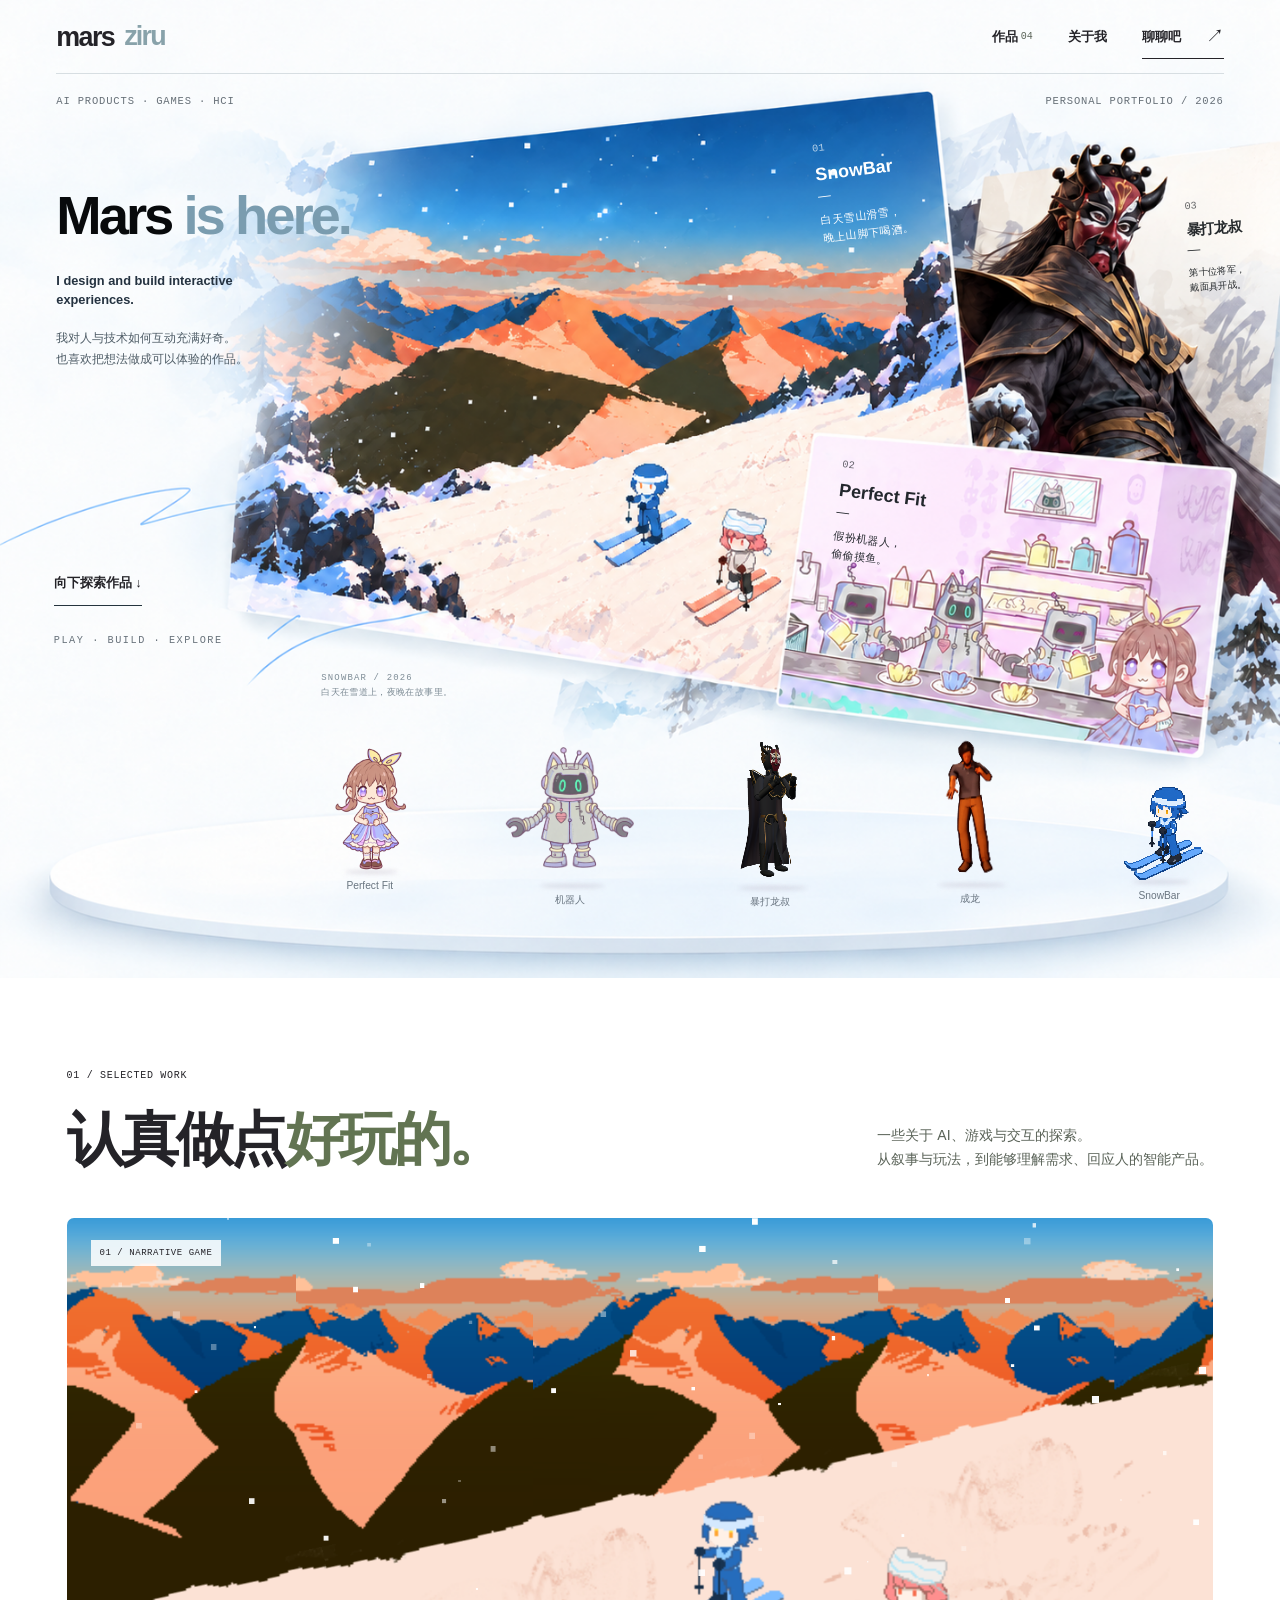
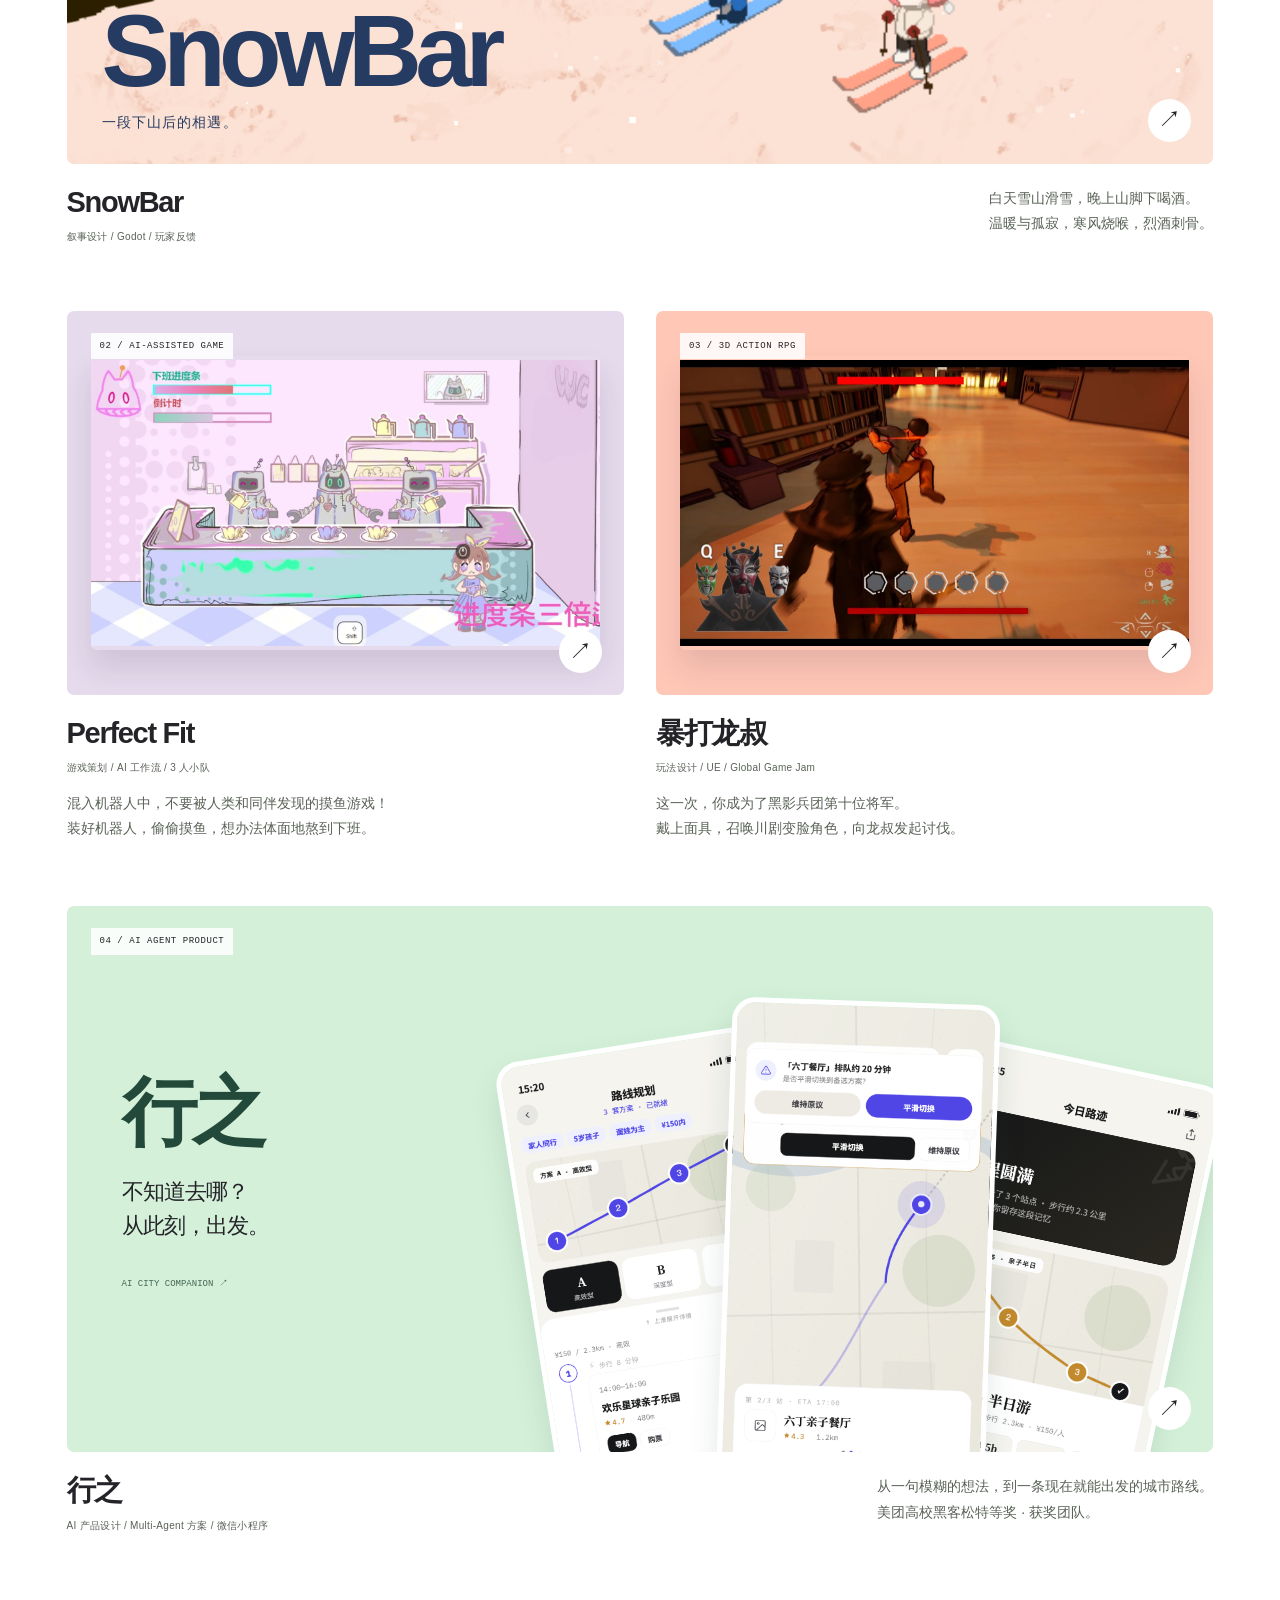
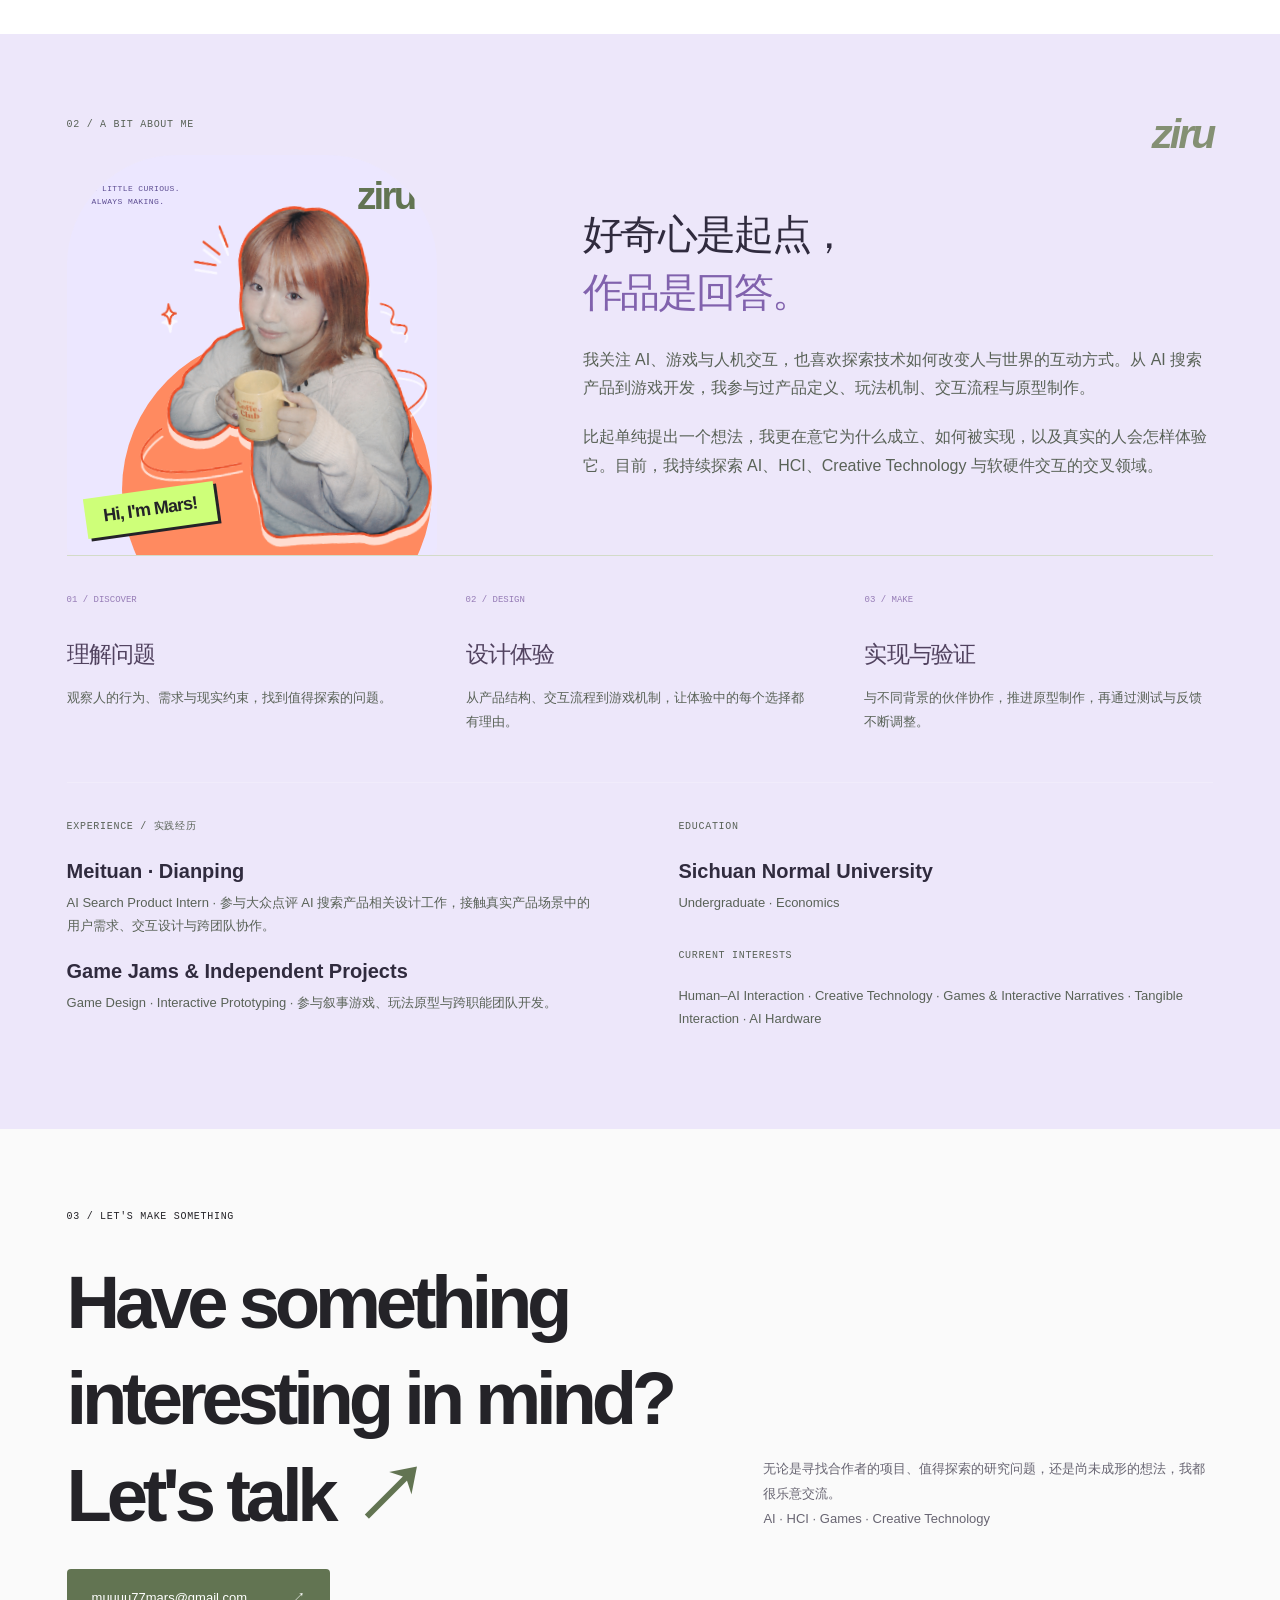
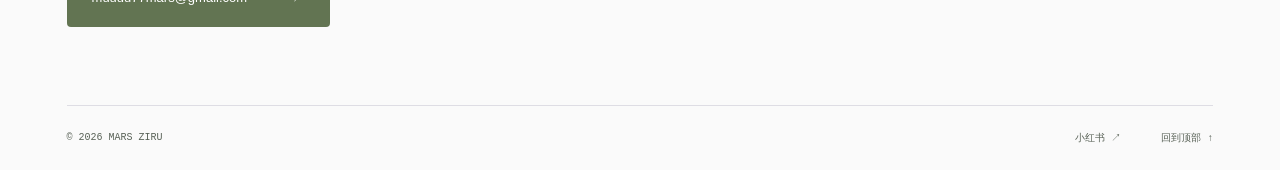
<file: index.html>
<!doctype html>
<html lang="zh-CN">
<head><meta charset="utf-8"><meta name="viewport" content="width=device-width,initial-scale=1"><meta name="description" content="Mars Ziru 的个人作品集：游戏、AI 产品与交互实践。"><meta name="theme-color" content="#7255e7"><title>Mars Ziru — Play, Design &amp; Experiments</title><link rel="stylesheet" href="portfolio.css"><link rel="stylesheet" href="characters.css"><link rel="stylesheet" href="reference.css"></head>
<body id="top" class="home">
<a class="skip-link" href="#work">跳到作品</a>
<header class="site-nav wrap"><a class="wordmark" href="#top" aria-label="Mars Ziru 首页">mars <span class="brand-star" aria-hidden="true">ziru</span></a><nav aria-label="主导航"><a href="#work">作品 <span>04</span></a><a href="#about">关于我</a><a class="nav-contact" href="#contact">聊聊吧 <span aria-hidden="true">↗</span></a></nav></header>
<main>
<section class="reference-scene" aria-labelledby="intro-title">
<img class="reference-art" src="assets/cover/reference-scene.png" alt="像素雪山、川剧面具将军与手绘机器人餐厅组成的作品封面" fetchpriority="high">
<div class="reference-topline"><span>AI PRODUCTS · GAMES · HCI</span><span>PERSONAL PORTFOLIO / 2026</span></div>
<div class="reference-copy"><h1 id="intro-title">Mars <span>is here.</span></h1><p class="hero-english">I design and build interactive experiences.</p><p>我对人与技术如何互动充满好奇。<br>也喜欢把想法做成可以体验的作品。</p></div>
<div class="reference-scroll"><strong>向下探索作品 ↓</strong><span>PLAY · BUILD · EXPLORE</span></div>
<div class="reference-caption ref-snow"><small>01</small><h2>SnowBar</h2><span class="caption-dash">—</span><p>白天雪山滑雪，<br>晚上山脚下喝酒。</p></div>
<div class="reference-caption ref-mask"><small>03</small><h2>暴打龙叔</h2><span class="caption-dash">—</span><p>第十位将军，<br>戴面具开战。</p></div>
<div class="reference-caption ref-fit"><small>02</small><h2>Perfect Fit</h2><span class="caption-dash">—</span><p>假扮机器人，<br>偷偷摸鱼。</p></div>
<p class="reference-footnote">SNOWBAR / 2026<br><span>白天在雪道上，夜晚在故事里。</span></p>
<div class="game-stage" aria-label="来自三个游戏的五位角色互动盘子">
<div class="stage-heading"><span>A LITTLE PLAYGROUND</span><div class="stage-actions"><button type="button" id="pause-cast" aria-pressed="false">歇一会 Ⅱ</button><button type="button" id="rotate-cast">打个招呼 ↗</button><button type="button" id="reset-cast">归位 ↺</button></div></div>
<div class="stage-spark spark-one" aria-hidden="true">ziru</div><div class="stage-spark spark-two" aria-hidden="true">ziru</div>
<p class="cast-speech" id="cast-speech" aria-live="polite">一点好奇心，五个小伙伴。</p>
<div class="stage-floor" aria-hidden="true"></div><div class="ski-overlay" id="ski-overlay" hidden><canvas id="ski-canvas" width="1200" height="340" tabindex="0" aria-label="滑雪小游戏：移动鼠标或方向键转弯，点击或空格起跳"></canvas><div class="ski-hud"><span id="ski-score" aria-live="off">SNOWBAR / 0 m</span><button id="stop-ski" type="button">回到盘子 ×</button></div><p class="ski-help"><strong>移动转弯</strong> · 点击 / 空格起跳 · 穿过蓝色旗门</p></div>
<button class="cast-member skier" type="button" data-character="snowbar" aria-label="SnowBar 滑雪主角：拖动移动，点击从右向左滑行，方向键移动"><span class="cast-shadow"></span><img src="assets/characters/snowbar-skier.png" alt="蓝色像素风滑雪小人" draggable="false"><span class="cast-name">SnowBar <i>2D</i></span></button>
<button class="cast-member fit-girl" type="button" data-character="perfect-fit" aria-label="Perfect Fit 主角：拖动移动，鼠标经过打招呼，方向键移动"><span class="cast-shadow"></span><img src="assets/characters/perfect-fit-girl-clean.png" alt="浅紫裙装的手绘迷你女孩" draggable="false"><span class="cast-name">Perfect Fit <i>2D</i></span></button>
<button class="cast-member mask-hero" type="button" data-character="longshu" aria-label="暴打龙叔川剧面具主角：拖动移动，鼠标经过挥袖，方向键移动"><span class="cast-shadow"></span><canvas id="mask-character" width="360" height="460" aria-hidden="true"></canvas><span class="cast-name">暴打龙叔 <i>3D</i></span></button>
<button class="cast-member robot" type="button" data-character="robot" aria-label="Perfect Fit 机器人：拖动移动，鼠标经过打招呼，方向键移动"><span class="cast-shadow"></span><img src="assets/characters/perfect-fit-robot.png" alt="猫耳机器人迷你角色" draggable="false"><span class="cast-name">机器人 <i>2D</i></span></button>
<button class="cast-member jackie" type="button" data-character="jackie" aria-label="成龙迷你角色：拖动移动，鼠标经过出拳、踢腿、闪避，方向键移动"><span class="cast-shadow"></span><canvas id="jackie-character" width="360" height="460" aria-hidden="true"></canvas><span class="cast-name">成龙 <i>2D</i></span></button>
<p class="stage-tip"><button type="button" id="start-ski">雪道挑战 ↗</button><button id="turn-mask" type="button">过两招 ↗</button><a id="cast-project" href="snowbar.html" hidden>了解作品 ↗</a></p>
</div>
</section>
<section class="works wrap" id="work" aria-labelledby="work-title"><header class="section-head"><div><p class="eyebrow">01 / SELECTED WORK</p><h2 id="work-title">认真做点<span>好玩的。</span></h2></div><p>一些关于 AI、游戏与交互的探索。<br>从叙事与玩法，到能够理解需求、回应人的智能产品。</p></header>
<div class="work-grid">
<article class="work-card featured"><a href="snowbar.html" class="work-image snow-media" aria-label="查看 SnowBar 叙事游戏"><img src="assets/snowbar/slope.png" alt="SnowBar 中的两人雪道场景" loading="lazy"><span class="media-index">01 / NARRATIVE GAME</span><span class="open-project" aria-hidden="true">↗</span><span class="snow-word" aria-hidden="true">SnowBar<span>一段下山后的相遇。</span></span></a><div class="work-info"><div><h3><a href="snowbar.html">SnowBar</a></h3><p class="work-tags">叙事设计 / Godot / 玩家反馈</p></div><p>白天雪山滑雪，晚上山脚下喝酒。<br>温暖与孤寂，寒风烧喉，烈酒刺骨。</p></div></article>
<article class="work-card"><a href="perfect-fit.html" class="work-image perfect-media" aria-label="查看 Perfect Fit 工作模拟游戏"><img src="assets/perfect-fit/cover.jpg" alt="Perfect Fit 的工作模拟游戏画面" loading="lazy"><span class="media-index">02 / AI-ASSISTED GAME</span><span class="open-project" aria-hidden="true">↗</span></a><div class="work-info"><div><h3><a href="perfect-fit.html">Perfect Fit</a></h3><p class="work-tags">游戏策划 / AI 工作流 / 3 人小队</p></div><p>混入机器人中，不要被人类和同伴发现的摸鱼游戏！<br>装好机器人，偷偷摸鱼，想办法体面地熬到下班。</p></div></article>
<article class="work-card"><a href="longshu.html" class="work-image longshu-media" aria-label="查看暴打龙叔动作游戏"><img src="assets/longshu/cover.jpg" alt="暴打龙叔的动作游戏画面" loading="lazy"><span class="media-index">03 / 3D ACTION RPG</span><span class="open-project" aria-hidden="true">↗</span></a><div class="work-info"><div><h3><a href="longshu.html">暴打龙叔</a></h3><p class="work-tags">玩法设计 / UE / Global Game Jam</p></div><p>这一次，你成为了黑影兵团第十位将军。<br>戴上面具，召唤川剧变脸角色，向龙叔发起讨伐。</p></div></article>
<article class="work-card featured"><a href="xingzhi.html" class="work-image product-media" aria-label="查看行之 AI 出行产品"><div class="product-heading" aria-hidden="true"><span>行之</span><p>不知道去哪？<br>从此刻，出发。</p><i>AI CITY COMPANION ↗</i></div><div class="phones"><img src="assets/xingzhi/02-ai-result.png" alt="行之生成三条出行路线" loading="lazy"><img src="assets/xingzhi/04-plan-b.png" alt="行之途中提供 Plan B" loading="lazy"><img src="assets/xingzhi/06-recap.png" alt="行程结束后的回顾" loading="lazy"></div><span class="media-index">04 / AI AGENT PRODUCT</span><span class="open-project" aria-hidden="true">↗</span></a><div class="work-info"><div><h3><a href="xingzhi.html">行之</a></h3><p class="work-tags">AI 产品设计 / Multi-Agent 方案 / 微信小程序</p></div><p>从一句模糊的想法，到一条现在就能出发的城市路线。<br>美团高校黑客松特等奖 · 获奖团队。</p></div></article>
</div></section>
<section class="about" id="about"><div class="wrap"><div class="about-top"><p class="eyebrow">02 / A BIT ABOUT ME</p><span aria-hidden="true" class="about-star">ziru</span></div><div class="about-portrait-layout"><div class="intro-visual"><div class="portrait-stage"><span class="portrait-caption">A LITTLE CURIOUS.<br>ALWAYS MAKING.</span><span class="portrait-star" aria-hidden="true">ziru</span><div class="portrait-circle" aria-hidden="true"></div><img src="assets/about/mars-orange-cutout.png" alt="Mars 拿着咖啡，周围有橙色手绘线条" width="900" height="1100"><span class="portrait-sign">Hi, I'm Mars!</span></div></div><div class="about-writing"><div class="about-main"><h2>好奇心是起点，<br><span>作品是回答。</span></h2><div><p>我关注 AI、游戏与人机交互，也喜欢探索技术如何改变人与世界的互动方式。从 AI 搜索产品到游戏开发，我参与过产品定义、玩法机制、交互流程与原型制作。</p><p>比起单纯提出一个想法，我更在意它为什么成立、如何被实现，以及真实的人会怎样体验它。目前，我持续探索 AI、HCI、Creative Technology 与软硬件交互的交叉领域。</p></div></div></div></div><div class="practice" id="fit"><article><span>01 / DISCOVER</span><h3>理解问题</h3><p>观察人的行为、需求与现实约束，找到值得探索的问题。</p></article><article><span>02 / DESIGN</span><h3>设计体验</h3><p>从产品结构、交互流程到游戏机制，让体验中的每个选择都有理由。</p></article><article><span>03 / MAKE</span><h3>实现与验证</h3><p>与不同背景的伙伴协作，推进原型制作，再通过测试与反馈不断调整。</p></article></div><div class="about-resume"><section><p class="eyebrow">EXPERIENCE / 实践经历</p><h3>Meituan · Dianping</h3><p>AI Search Product Intern · 参与大众点评 AI 搜索产品相关设计工作，接触真实产品场景中的用户需求、交互设计与跨团队协作。</p><h3>Game Jams & Independent Projects</h3><p>Game Design · Interactive Prototyping · 参与叙事游戏、玩法原型与跨职能团队开发。</p></section><section><p class="eyebrow">EDUCATION</p><h3>Sichuan Normal University</h3><p>Undergraduate · Economics</p><p class="eyebrow interests-title">CURRENT INTERESTS</p><p>Human–AI Interaction · Creative Technology · Games & Interactive Narratives · Tangible Interaction · AI Hardware</p></section></div></div></section>
<section class="contact wrap" id="contact"><p class="eyebrow">03 / LET'S MAKE SOMETHING</p><div class="contact-heading"><h2>Have something<br>interesting in mind?<br>Let's talk<span aria-hidden="true">↗</span></h2><p class="contact-invite">无论是寻找合作者的项目、值得探索的研究问题，还是尚未成形的想法，我都很乐意交流。<br>AI · HCI · Games · Creative Technology</p><a class="contact-email" href="mailto:muuuu77mars@gmail.com">muuuu77mars@gmail.com <span aria-hidden="true">↗</span></a></div><footer><span>© 2026 MARS ZIRU</span><a href="https://xhslink.cn/m/9JzNvRawGtO" target="_blank" rel="noreferrer">小红书 ↗</a><a href="#top">回到顶部 ↑</a></footer></section>
</main><script src="site.js"></script><script src="vendor/three.min.js"></script><script src="mini-general.js"></script><script src="paper-characters.js"></script><script src="characters.js"></script><script src="ski-game.js"></script><script src="general-hero.js"></script><script src="game-demo.js"></script>
</body></html>
</file>
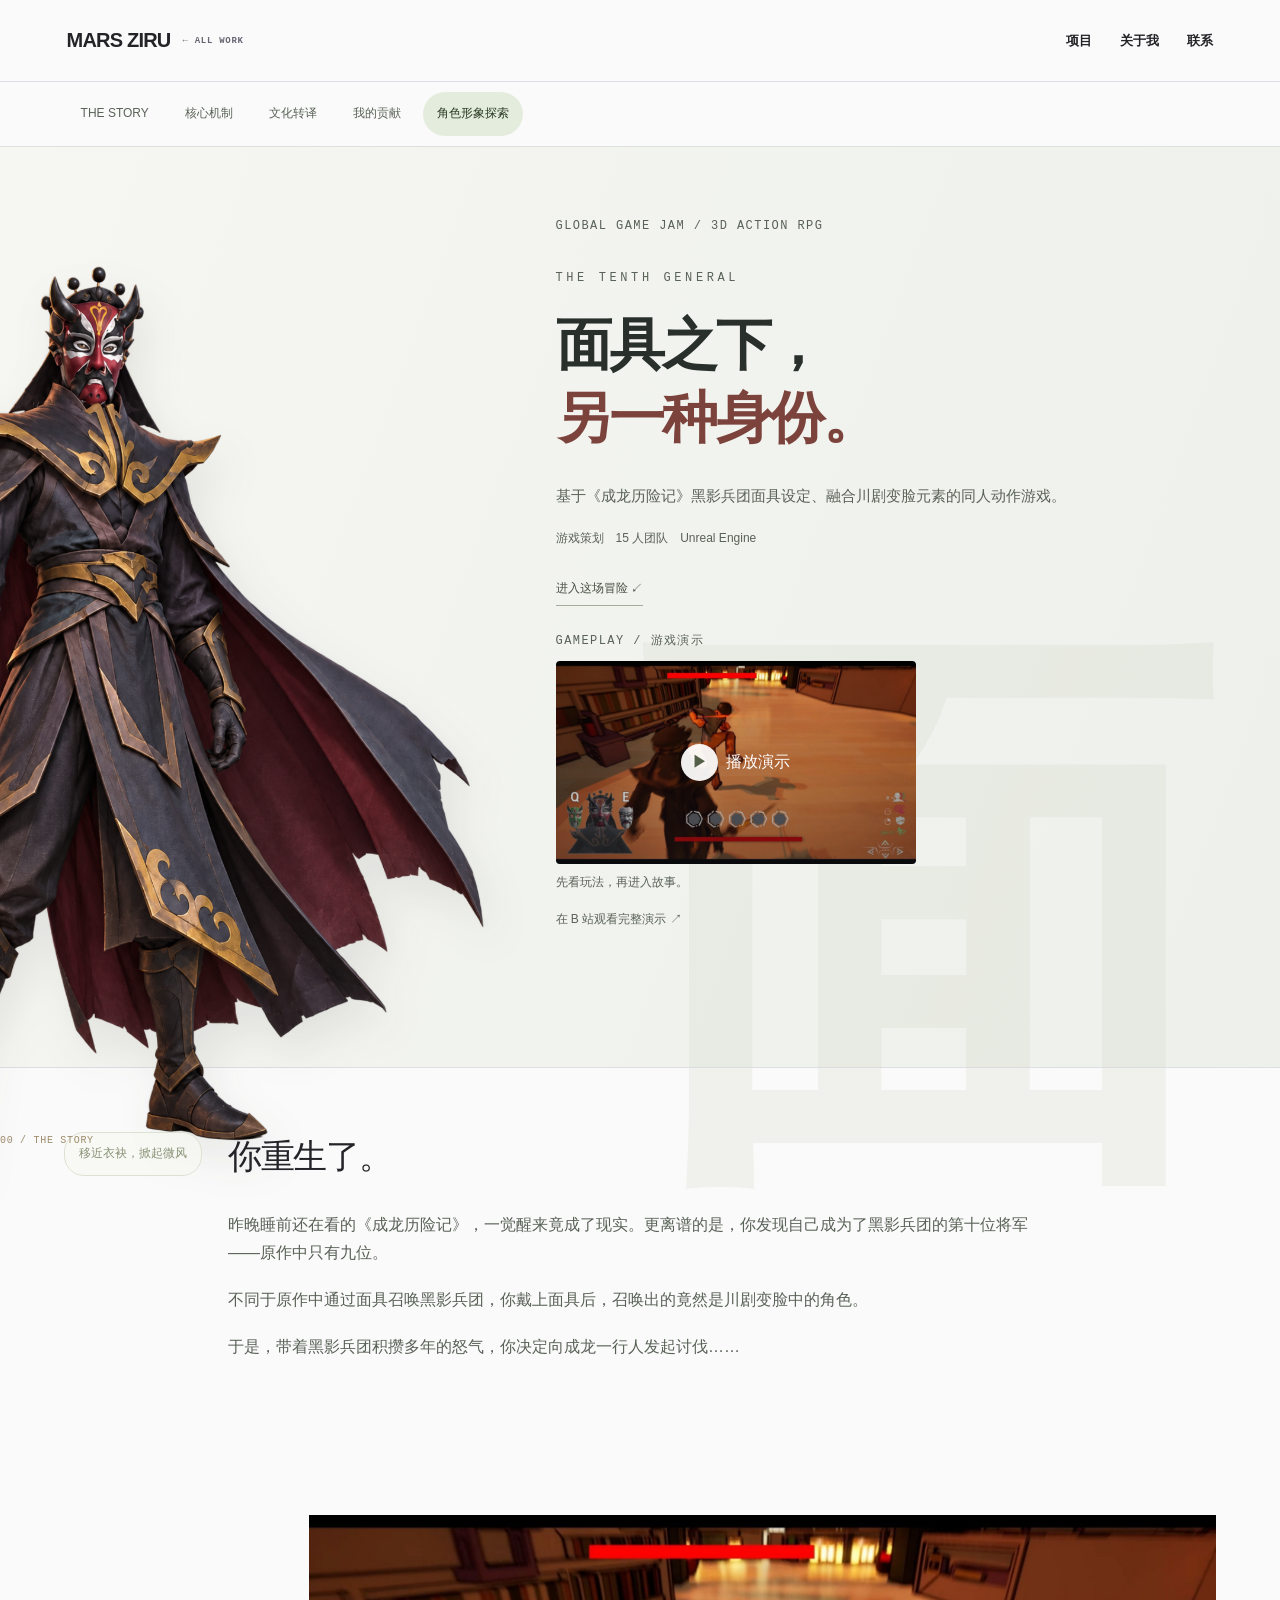
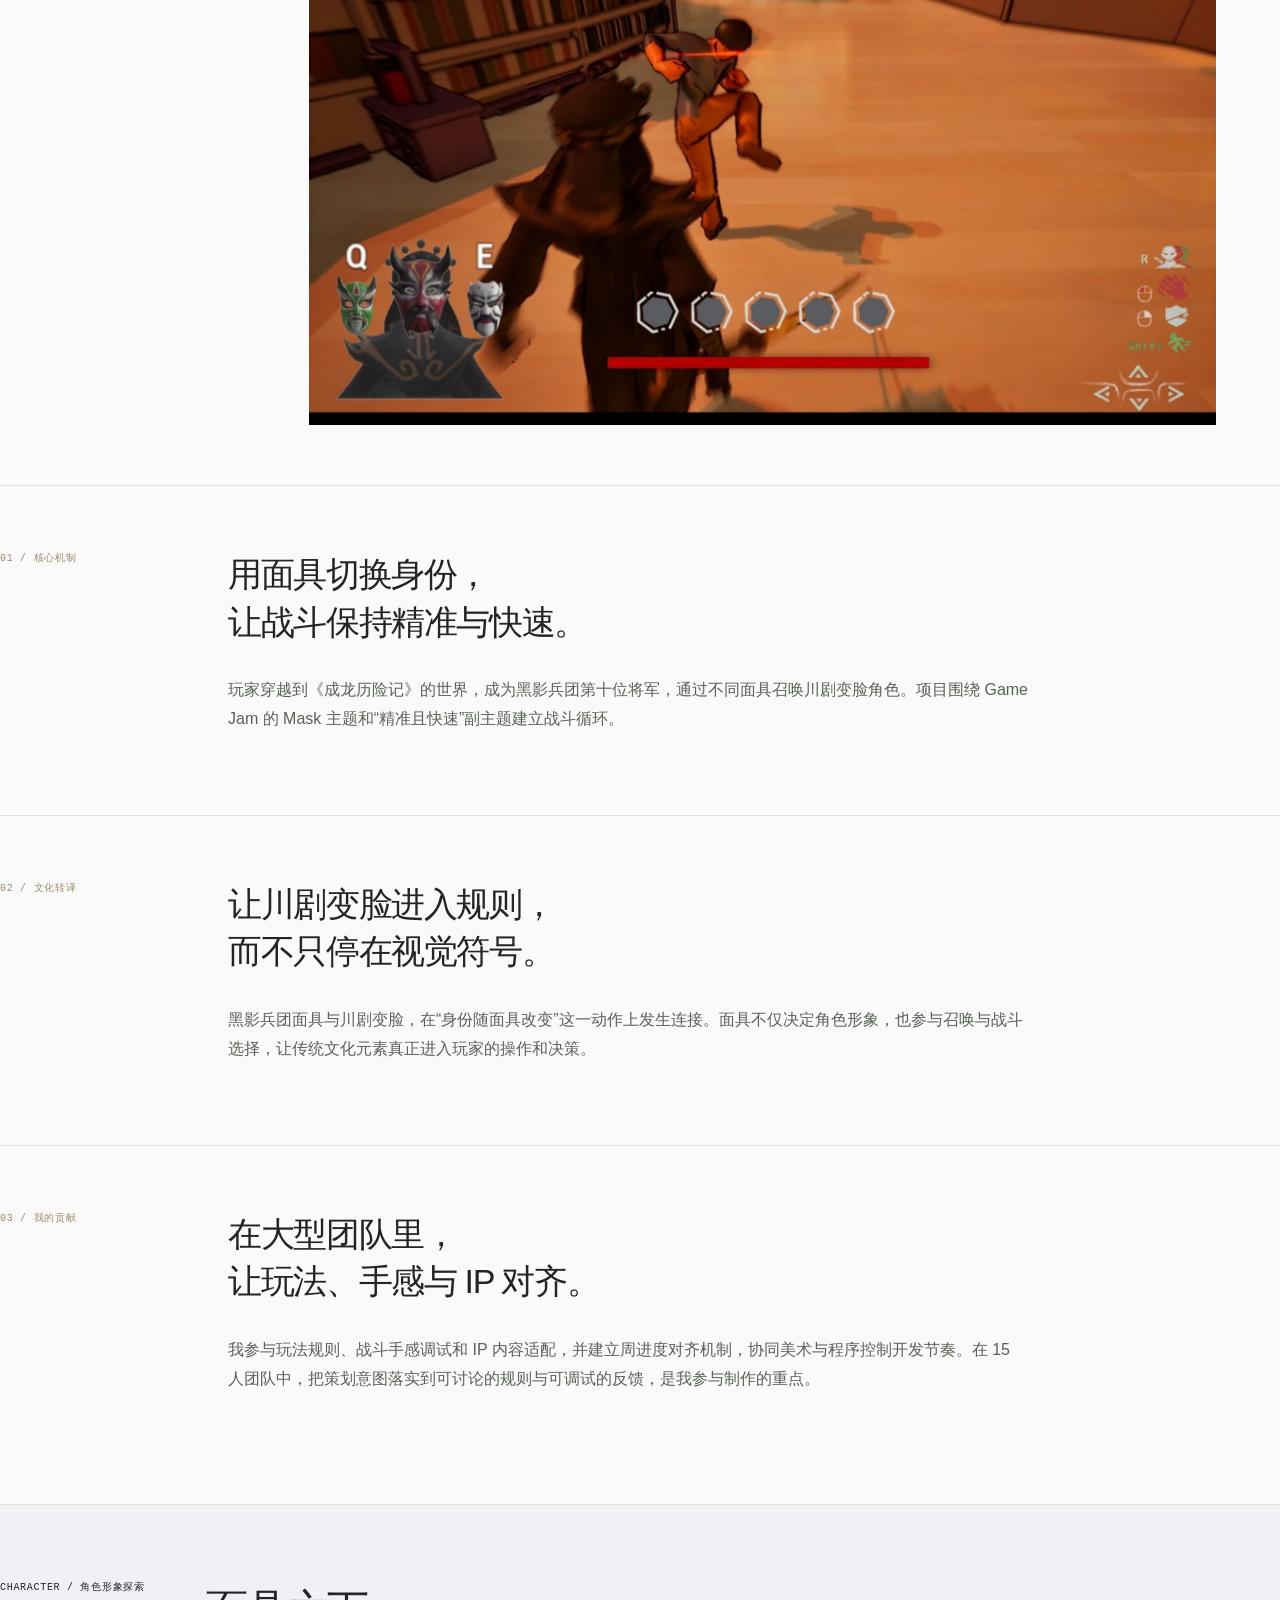
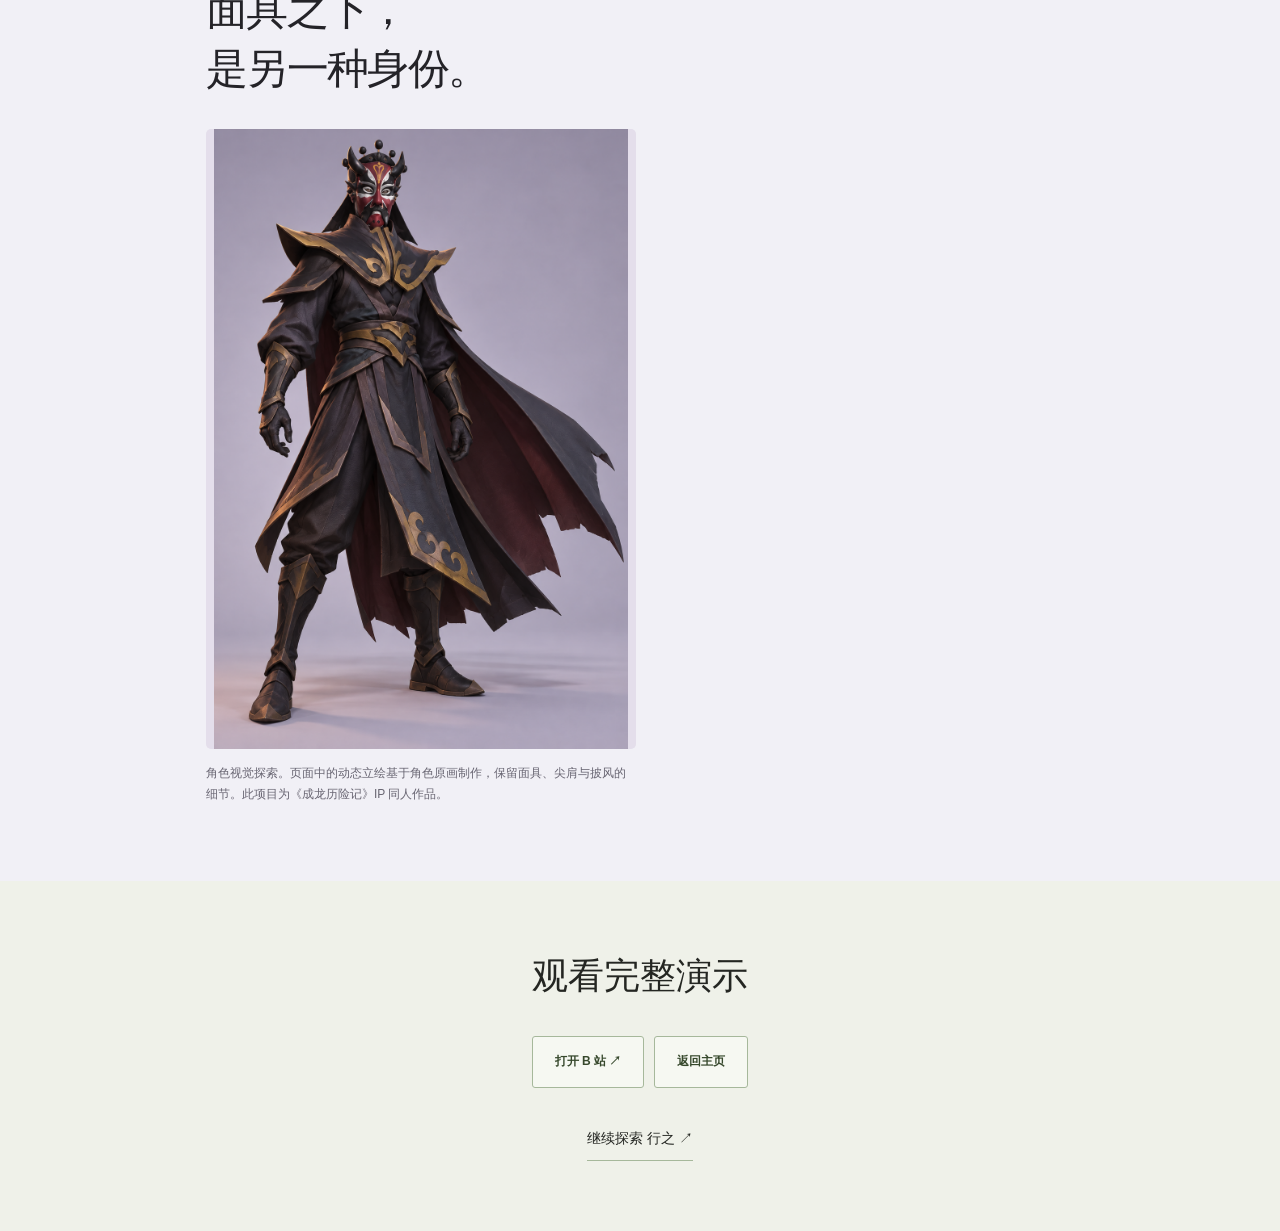
<file: longshu.html>
<!doctype html><html lang="zh-CN"><head><meta charset="utf-8"><meta name="viewport" content="width=device-width,initial-scale=1"><title>暴打龙叔 — Mars Ziru</title><link rel="stylesheet" href="style.css"><link rel="stylesheet" href="refined.css"><link rel="stylesheet" href="portfolio.css"></head><body id="top" class="case-page" data-project="longshu"><header class="nav shell"><a class="brand" href="index.html">MARS ZIRU <span>← ALL WORK</span></a><nav><a href="index.html#work">项目</a><a href="index.html#about">关于我</a><a href="index.html#contact">联系</a></nav></header><main class="longshu-flow"><div class="general-art" aria-label="动态将军立绘"><canvas id="general-portrait" width="1200" height="1800" aria-label="基于原图制作的动态面具将军立绘"></canvas><div class="general-art-control"><button type="button" id="general-wind" aria-pressed="true">衣袂随风 · 暂停</button></div></div>
<section class="general-hero"><div class="general-watermark" aria-hidden="true">面</div><div class="shell general-layout"><div class="general-copy"><p class="eyebrow">GLOBAL GAME JAM / 3D ACTION RPG</p><p class="general-kicker">THE TENTH GENERAL</p><h1>面具之下，<br><em>另一种身份。</em></h1><p class="general-description">基于《成龙历险记》黑影兵团面具设定、融合川剧变脸元素的同人动作游戏。</p><div class="general-meta"><span>游戏策划</span><span>15 人团队</span><span>Unreal Engine</span></div><a class="general-link" href="#game-story">进入这场冒险 ↙</a><aside class="demo-card"><p class="eyebrow">GAMEPLAY / 游戏演示</p><div class="demo-screen" id="demo-screen"><img src="assets/longshu/cover.jpg" alt="暴打龙叔游戏演示封面"><button type="button" id="play-game-demo" aria-label="播放暴打龙叔 B 站游戏演示"><span aria-hidden="true">▶</span>播放演示</button></div><p>先看玩法，再进入故事。</p><a href="https://www.bilibili.com/video/BV1sKFLzeEiZ/" target="_blank" rel="noreferrer">在 B 站观看完整演示 ↗</a></aside></div></div><audio id="game-music" loop preload="none"></audio></section><section class="case-section longshu-story" id="game-story"><div class="shell case-grid"><span class="eyebrow">00 / THE STORY</span><div><h2>你重生了。</h2><p>昨晚睡前还在看的《成龙历险记》，一觉醒来竟成了现实。更离谱的是，你发现自己成为了黑影兵团的第十位将军——原作中只有九位。</p><p>不同于原作中通过面具召唤黑影兵团，你戴上面具后，召唤出的竟然是川剧变脸中的角色。</p><p>于是，带着黑影兵团积攒多年的怒气，你决定向成龙一行人发起讨伐……</p></div></div></section>
<img src="assets/longshu/cover.jpg" alt="暴打龙叔游戏画面">
<section class="case-section"><div class="shell case-grid"><span class="eyebrow">01 / 核心机制</span><div><h2>用面具切换身份，<br>让战斗保持精准与快速。</h2><p>玩家穿越到《成龙历险记》的世界，成为黑影兵团第十位将军，通过不同面具召唤川剧变脸角色。项目围绕 Game Jam 的 Mask 主题和“精准且快速”副主题建立战斗循环。</p></div></div></section>
<section class="case-section"><div class="shell case-grid"><span class="eyebrow">02 / 文化转译</span><div><h2>让川剧变脸进入规则，<br>而不只停在视觉符号。</h2><p>黑影兵团面具与川剧变脸，在“身份随面具改变”这一动作上发生连接。面具不仅决定角色形象，也参与召唤与战斗选择，让传统文化元素真正进入玩家的操作和决策。</p></div></div></section>
<section class="case-section"><div class="shell case-grid"><span class="eyebrow">03 / 我的贡献</span><div><h2>在大型团队里，<br>让玩法、手感与 IP 对齐。</h2><p>我参与玩法规则、战斗手感调试和 IP 内容适配，并建立周进度对齐机制，协同美术与程序控制开发节奏。在 15 人团队中，把策划意图落实到可讨论的规则与可调试的反馈，是我参与制作的重点。</p></div></div></section>
<section class="case-section character-study"><div class="shell case-grid"><span class="eyebrow">CHARACTER / 角色形象探索</span><div><h2>面具之下，<br>是另一种身份。</h2><figure class="character-study-image"><img src="assets/longshu/mask-character-study.png" alt="黑金盔甲与川剧面具结合的角色形象探索" loading="lazy"><figcaption>角色视觉探索。页面中的动态立绘基于角色原画制作，保留面具、尖肩与披风的细节。此项目为《成龙历险记》IP 同人作品。</figcaption></figure></div></div></section>
<!-- 收到原始音频后，在此加入以音乐为主线的独立章节：音乐动机、战斗节奏、川剧素材转译与实际试听。 -->
<section class="case-cta"><h2>观看完整演示</h2><a class="button light" href="https://www.bilibili.com/video/BV1sKFLzeEiZ" target="_blank">打开 B 站 ↗</a><a class="button" href="index.html">返回主页</a></section></main><script src="site.js"></script><script src="vendor/three.min.js"></script><script src="general-hero.js"></script><script src="game-demo.js"></script><script src="case-experience.js"></script></body></html>
</file>
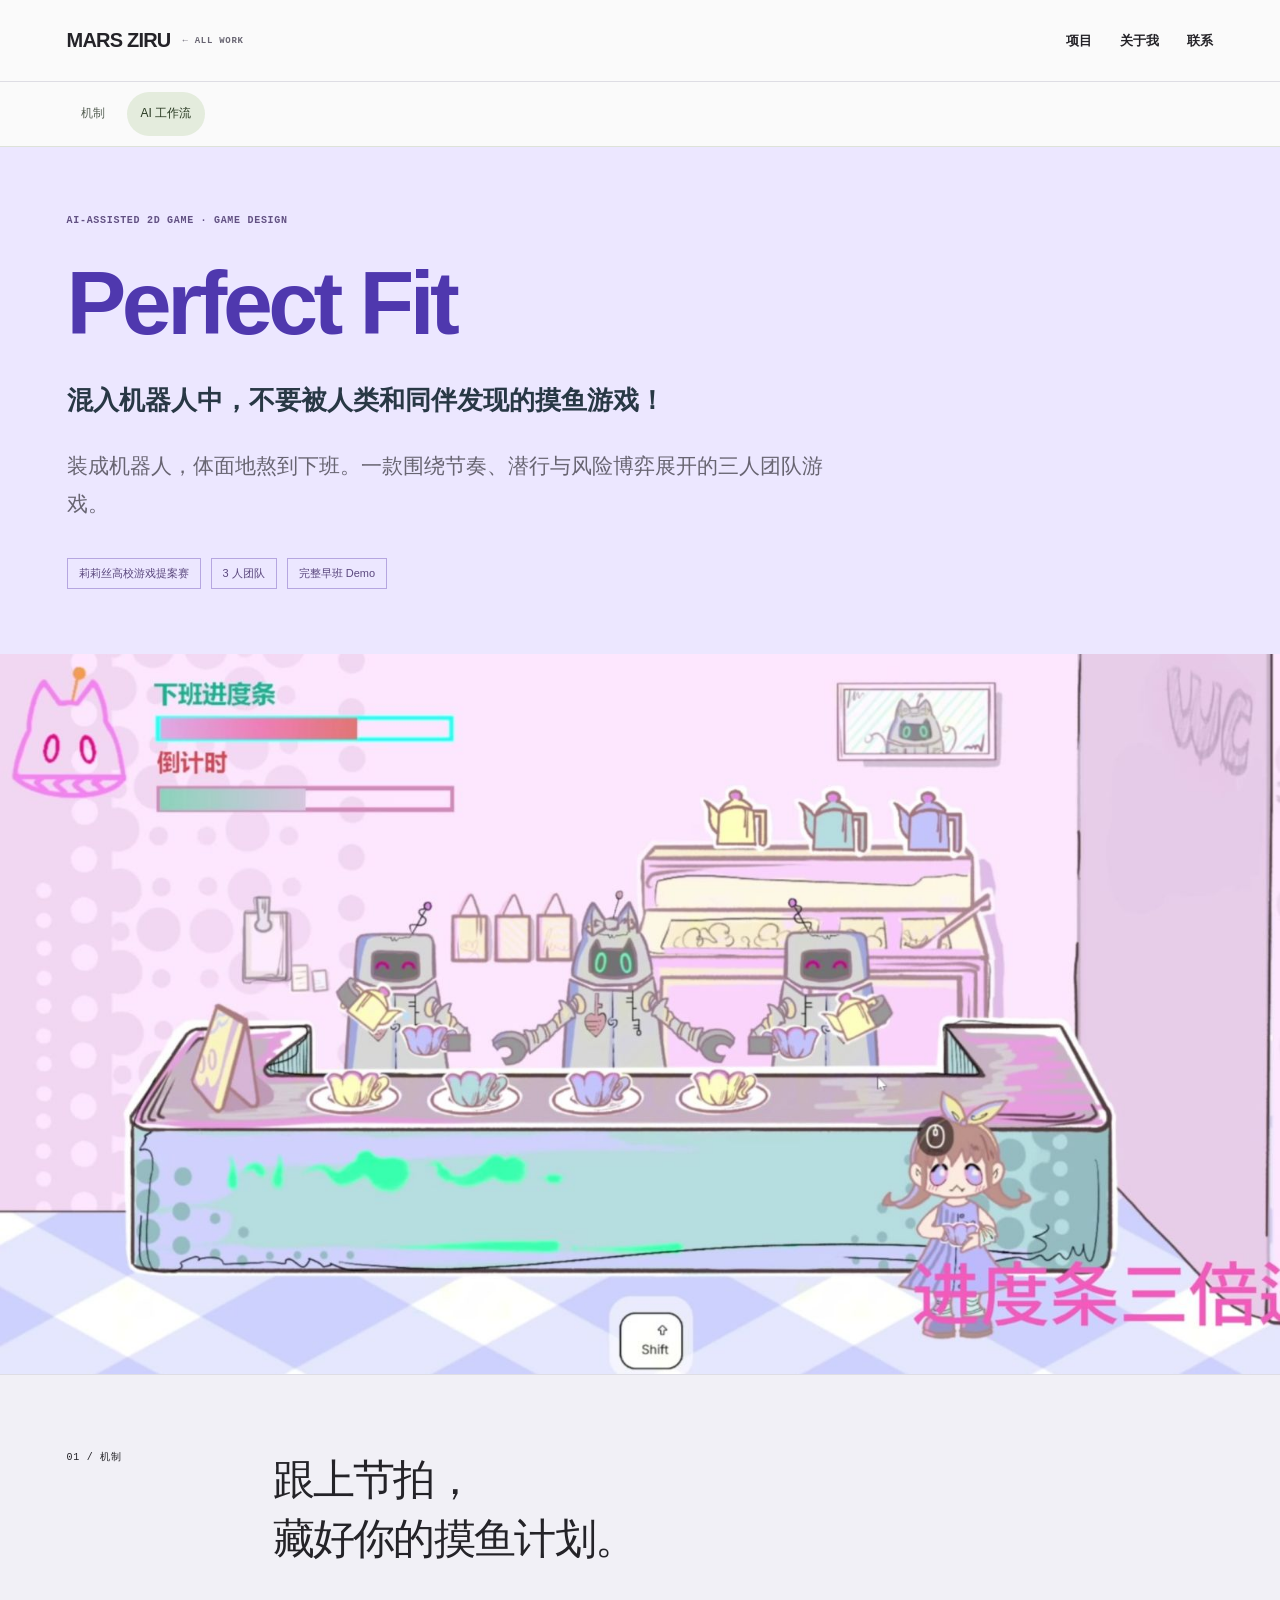
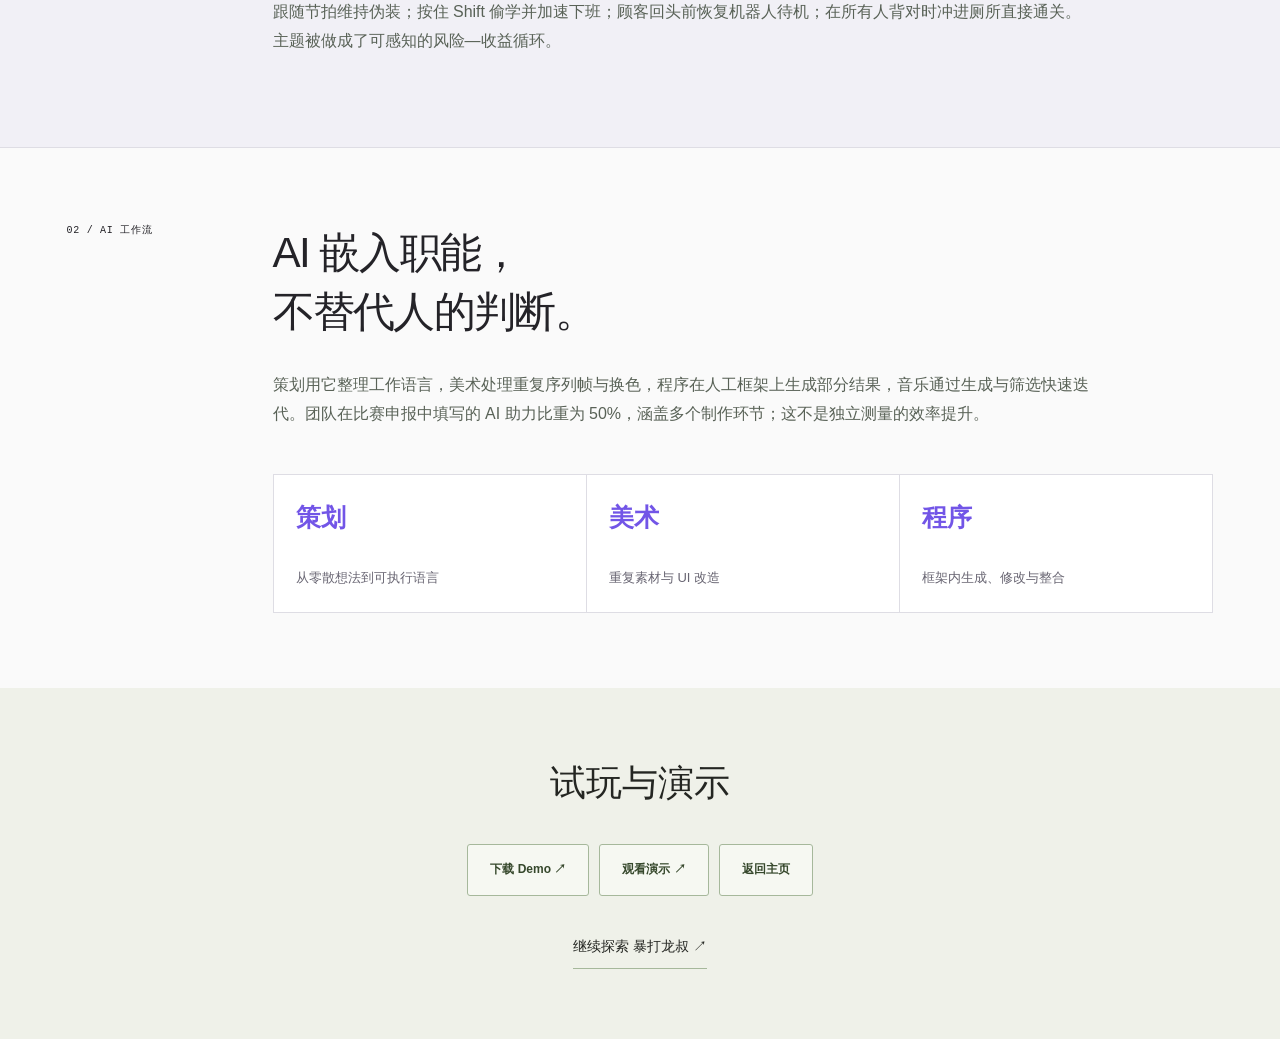
<file: perfect-fit.html>
<!doctype html><html lang="zh-CN"><head><meta charset="utf-8"><meta name="viewport" content="width=device-width,initial-scale=1"><title>Perfect Fit — Mars Ziru</title><link rel="stylesheet" href="style.css"><link rel="stylesheet" href="refined.css"><link rel="stylesheet" href="portfolio.css"></head><body id="top" class="case-page" data-project="perfect-fit"><header class="nav shell"><a class="brand" href="index.html">MARS ZIRU <span>← ALL WORK</span></a><nav><a href="index.html#work">项目</a><a href="index.html#about">关于我</a><a href="index.html#contact">联系</a></nav></header><main>
<section class="case-hero shell"><p class="eyebrow">AI-ASSISTED 2D GAME · GAME DESIGN</p><h1>Perfect Fit</h1><p class="case-lead">混入机器人中，不要被人类和同伴发现的摸鱼游戏！</p><p>装成机器人，体面地熬到下班。一款围绕节奏、潜行与风险博弈展开的三人团队游戏。</p><div class="case-meta"><span>莉莉丝高校游戏提案赛</span><span>3 人团队</span><span>完整早班 Demo</span></div></section>
<img src="assets/perfect-fit/cover.jpg" alt="Perfect Fit 茶馆画面">
<section class="case-section"><div class="shell case-grid"><span class="eyebrow">01 / 机制</span><div><h2>跟上节拍，<br>藏好你的摸鱼计划。</h2><p>跟随节拍维持伪装；按住 Shift 偷学并加速下班；顾客回头前恢复机器人待机；在所有人背对时冲进厕所直接通关。主题被做成了可感知的风险—收益循环。</p></div></div></section>
<section class="case-section"><div class="shell case-grid"><span class="eyebrow">02 / AI 工作流</span><div><h2>AI 嵌入职能，<br>不替代人的判断。</h2><p>策划用它整理工作语言，美术处理重复序列帧与换色，程序在人工框架上生成部分结果，音乐通过生成与筛选快速迭代。团队在比赛申报中填写的 AI 助力比重为 50%，涵盖多个制作环节；这不是独立测量的效率提升。</p><div class="proofs"><div class="proof"><b>策划</b><span>从零散想法到可执行语言</span></div><div class="proof"><b>美术</b><span>重复素材与 UI 改造</span></div><div class="proof"><b>程序</b><span>框架内生成、修改与整合</span></div></div></div></div></section>
<section class="case-cta"><h2>试玩与演示</h2><a class="button light" href="https://github.com/Isha-1202/Perferct_Fit/releases/tag/v1.0.0" target="_blank">下载 Demo ↗</a><a class="button" href="https://www.bilibili.com/video/BV1dMd5BzE21/" target="_blank">观看演示 ↗</a><a class="button" href="index.html">返回主页</a></section></main><script src="site.js"></script><script src="case-experience.js"></script></body></html>
</file>
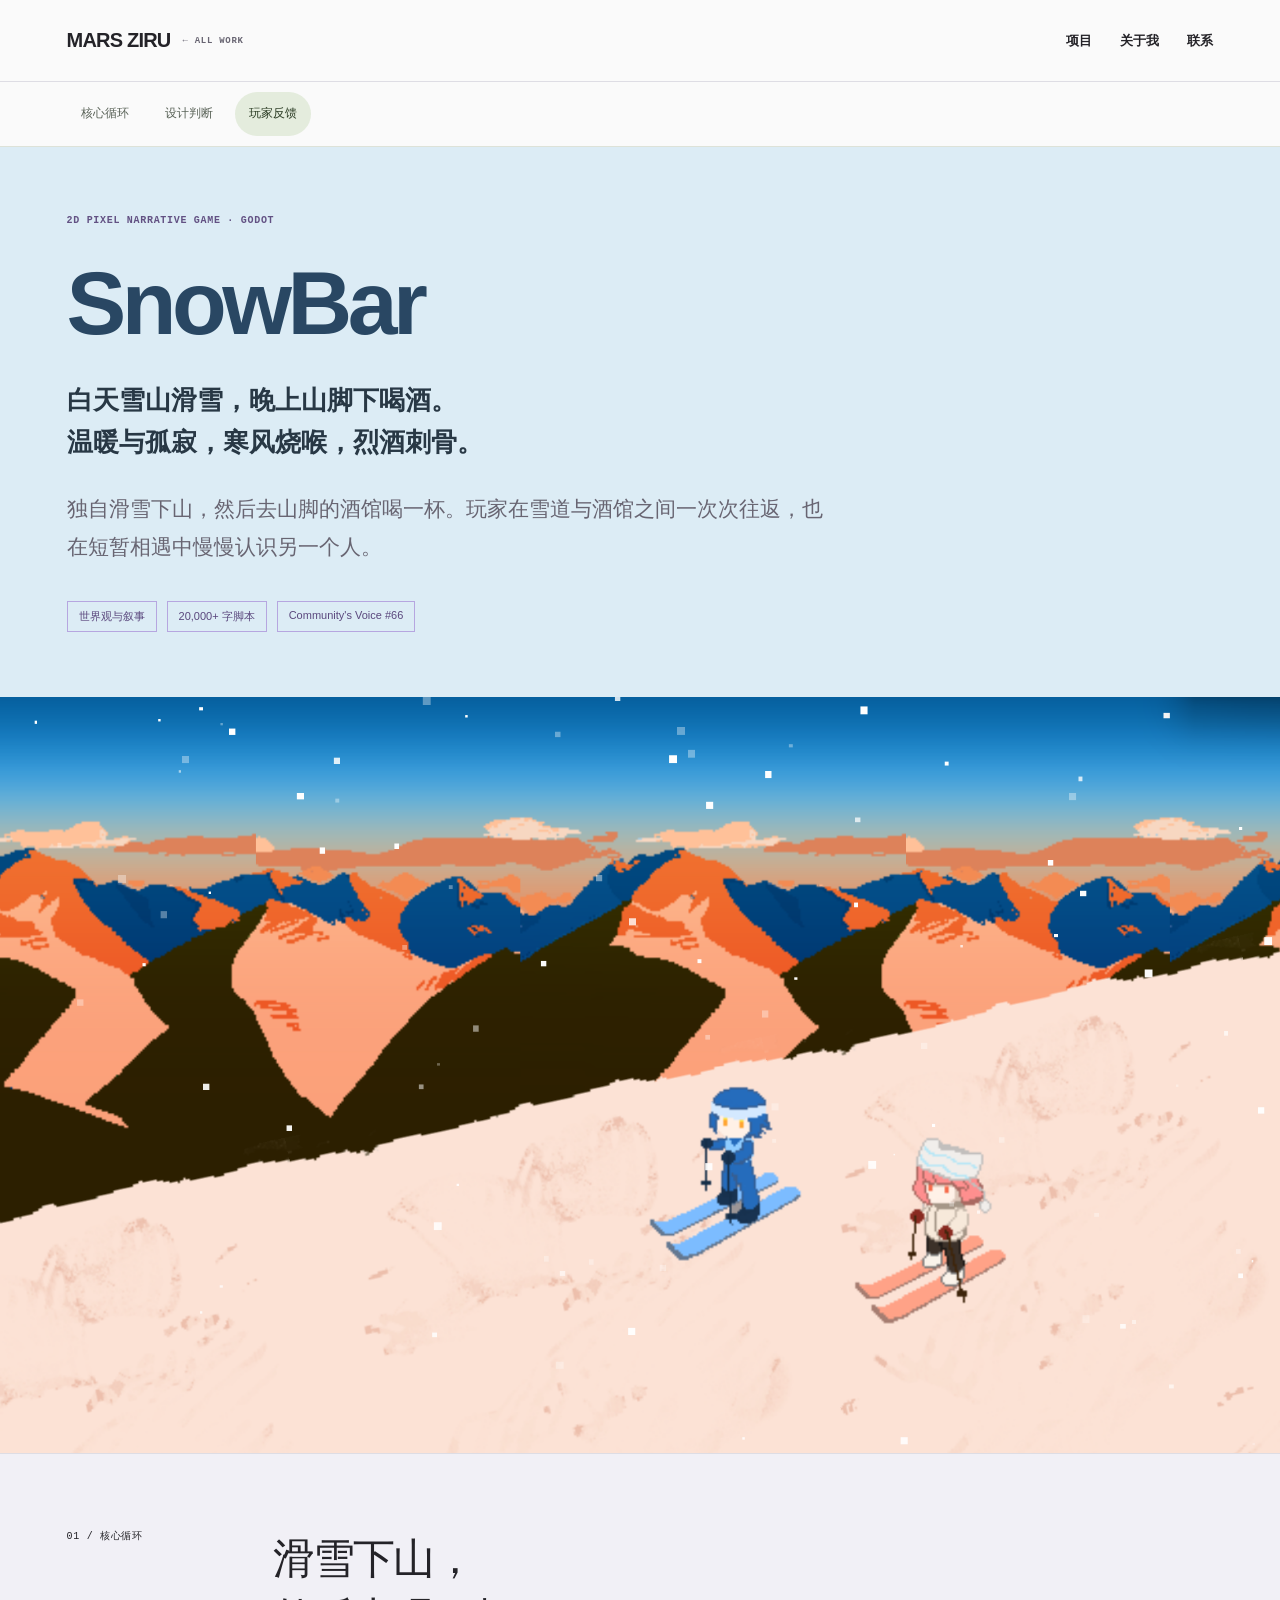
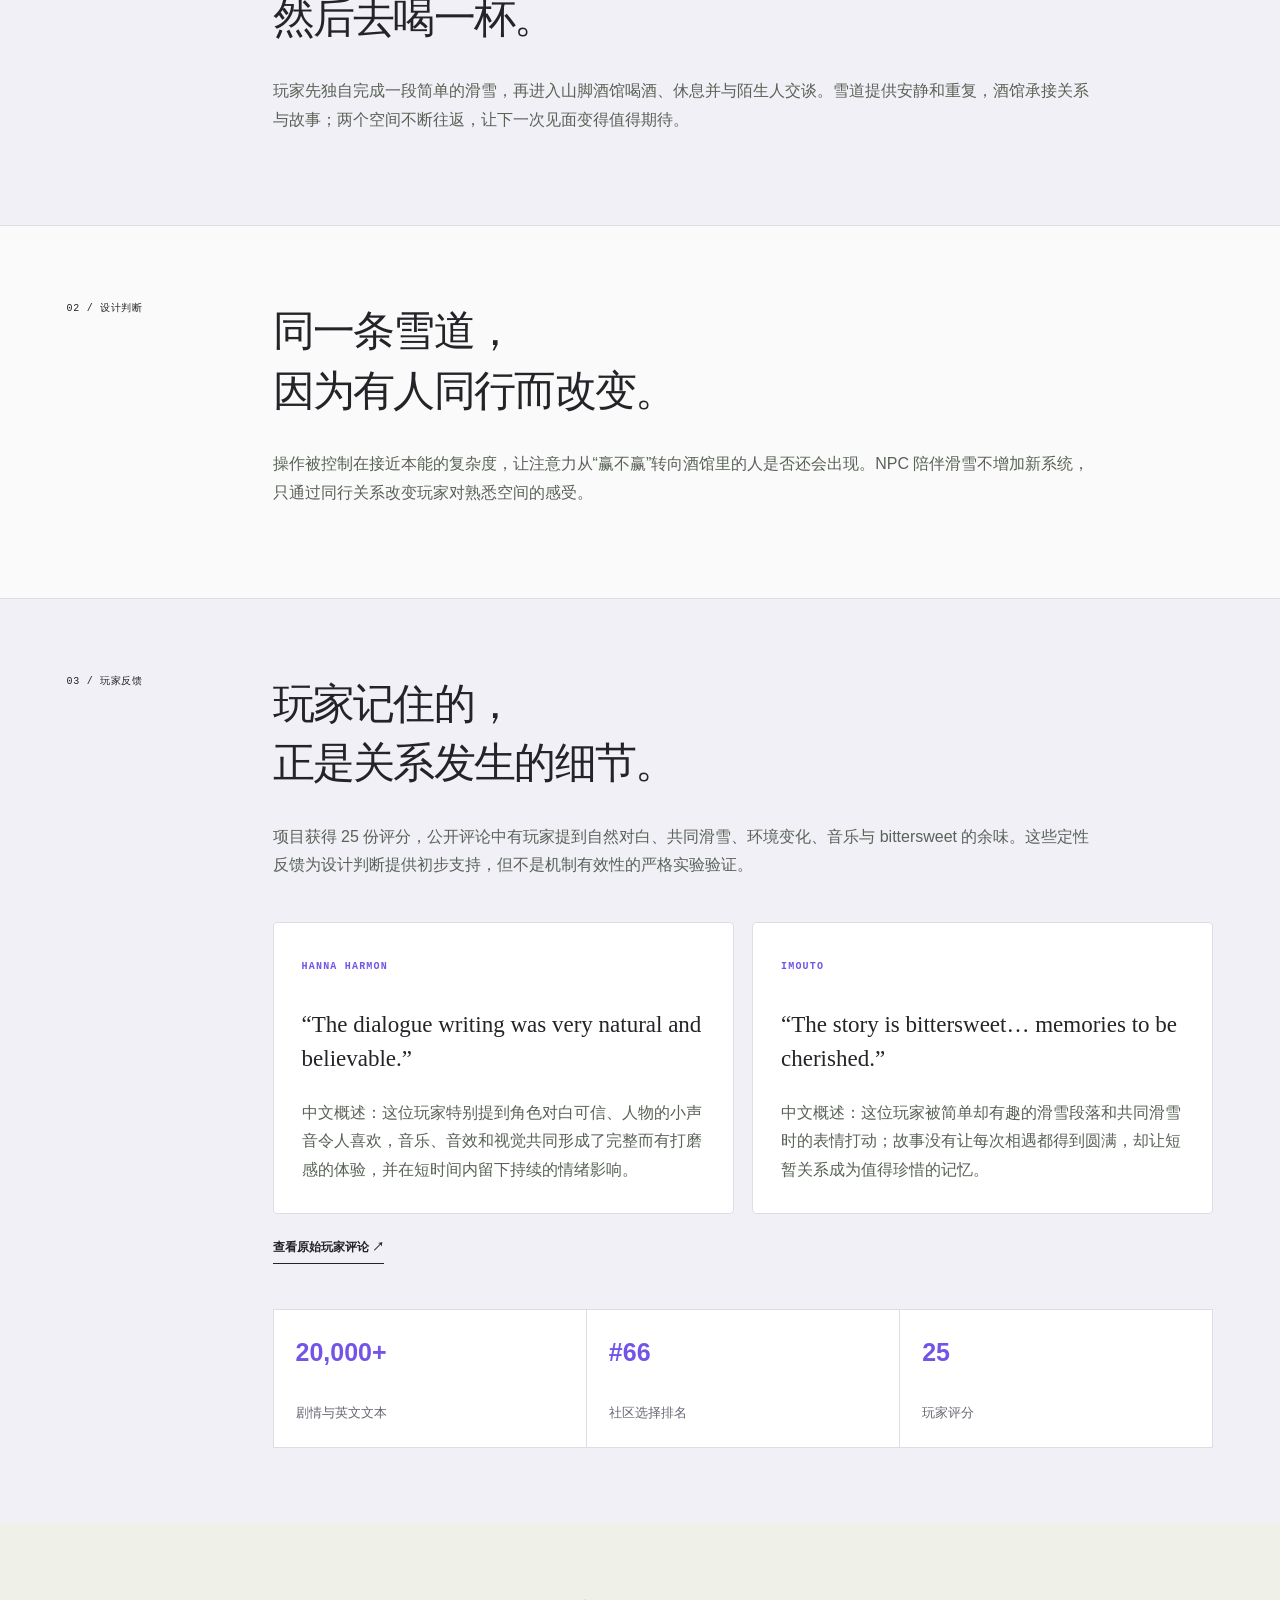
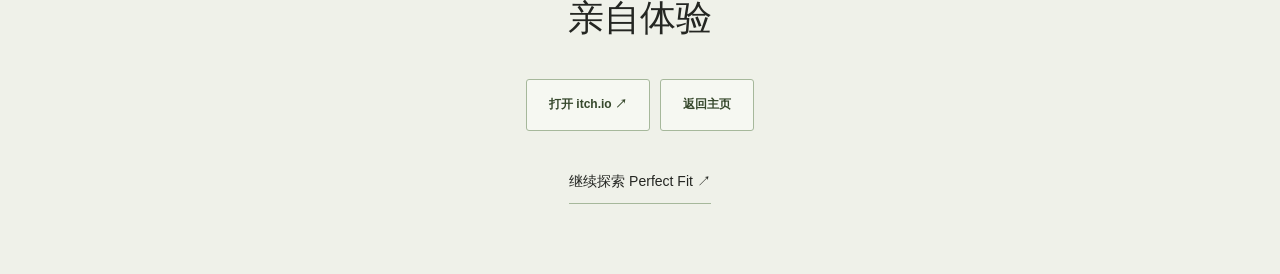
<file: snowbar.html>
<!doctype html><html lang="zh-CN"><head><meta charset="utf-8"><meta name="viewport" content="width=device-width,initial-scale=1"><title>SnowBar — Mars Ziru</title><link rel="stylesheet" href="style.css"><link rel="stylesheet" href="refined.css"><link rel="stylesheet" href="portfolio.css"></head><body id="top" class="case-page" data-project="snowbar"><header class="nav shell"><a class="brand" href="index.html">MARS ZIRU <span>← ALL WORK</span></a><nav><a href="index.html#work">项目</a><a href="index.html#about">关于我</a><a href="index.html#contact">联系</a></nav></header><main>
<section class="case-hero shell"><p class="eyebrow">2D PIXEL NARRATIVE GAME · GODOT</p><h1>SnowBar</h1><p class="case-lead">白天雪山滑雪，晚上山脚下喝酒。<br>温暖与孤寂，寒风烧喉，烈酒刺骨。</p><p>独自滑雪下山，然后去山脚的酒馆喝一杯。玩家在雪道与酒馆之间一次次往返，也在短暂相遇中慢慢认识另一个人。</p><div class="case-meta"><span>世界观与叙事</span><span>20,000+ 字脚本</span><span>Community's Voice #66</span></div></section>
<img src="assets/snowbar/slope.png" alt="SnowBar 两人滑雪画面">
<section class="case-section"><div class="shell case-grid"><span class="eyebrow">01 / 核心循环</span><div><h2>滑雪下山，<br>然后去喝一杯。</h2><p>玩家先独自完成一段简单的滑雪，再进入山脚酒馆喝酒、休息并与陌生人交谈。雪道提供安静和重复，酒馆承接关系与故事；两个空间不断往返，让下一次见面变得值得期待。</p></div></div></section>
<section class="case-section"><div class="shell case-grid"><span class="eyebrow">02 / 设计判断</span><div><h2>同一条雪道，<br>因为有人同行而改变。</h2><p>操作被控制在接近本能的复杂度，让注意力从“赢不赢”转向酒馆里的人是否还会出现。NPC 陪伴滑雪不增加新系统，只通过同行关系改变玩家对熟悉空间的感受。</p></div></div></section>
<section class="case-section"><div class="shell case-grid"><span class="eyebrow">03 / 玩家反馈</span><div><h2>玩家记住的，<br>正是关系发生的细节。</h2><p>项目获得 25 份评分，公开评论中有玩家提到自然对白、共同滑雪、环境变化、音乐与 bittersweet 的余味。这些定性反馈为设计判断提供初步支持，但不是机制有效性的严格实验验证。</p><div class="review-grid"><article class="player-review"><span>HANNA HARMON</span><blockquote>“The dialogue writing was very natural and believable.”</blockquote><p>中文概述：这位玩家特别提到角色对白可信、人物的小声音令人喜欢，音乐、音效和视觉共同形成了完整而有打磨感的体验，并在短时间内留下持续的情绪影响。</p></article><article class="player-review"><span>IMOUTO</span><blockquote>“The story is bittersweet… memories to be cherished.”</blockquote><p>中文概述：这位玩家被简单却有趣的滑雪段落和共同滑雪时的表情打动；故事没有让每次相遇都得到圆满，却让短暂关系成为值得珍惜的记忆。</p></article></div><a class="text-link" href="https://itch.io/jam/thatgamejam01/rate/4171412" target="_blank" rel="noreferrer">查看原始玩家评论 ↗</a><div class="proofs"><div class="proof"><b>20,000+</b><span>剧情与英文文本</span></div><div class="proof"><b>#66</b><span>社区选择排名</span></div><div class="proof"><b>25</b><span>玩家评分</span></div></div></div></div></section>
<section class="case-cta"><h2>亲自体验</h2><a class="button light" href="https://chang-chang.itch.io/snowbar" target="_blank">打开 itch.io ↗</a><a class="button" href="index.html">返回主页</a></section></main><script src="site.js"></script><script src="case-experience.js"></script></body></html>
</file>
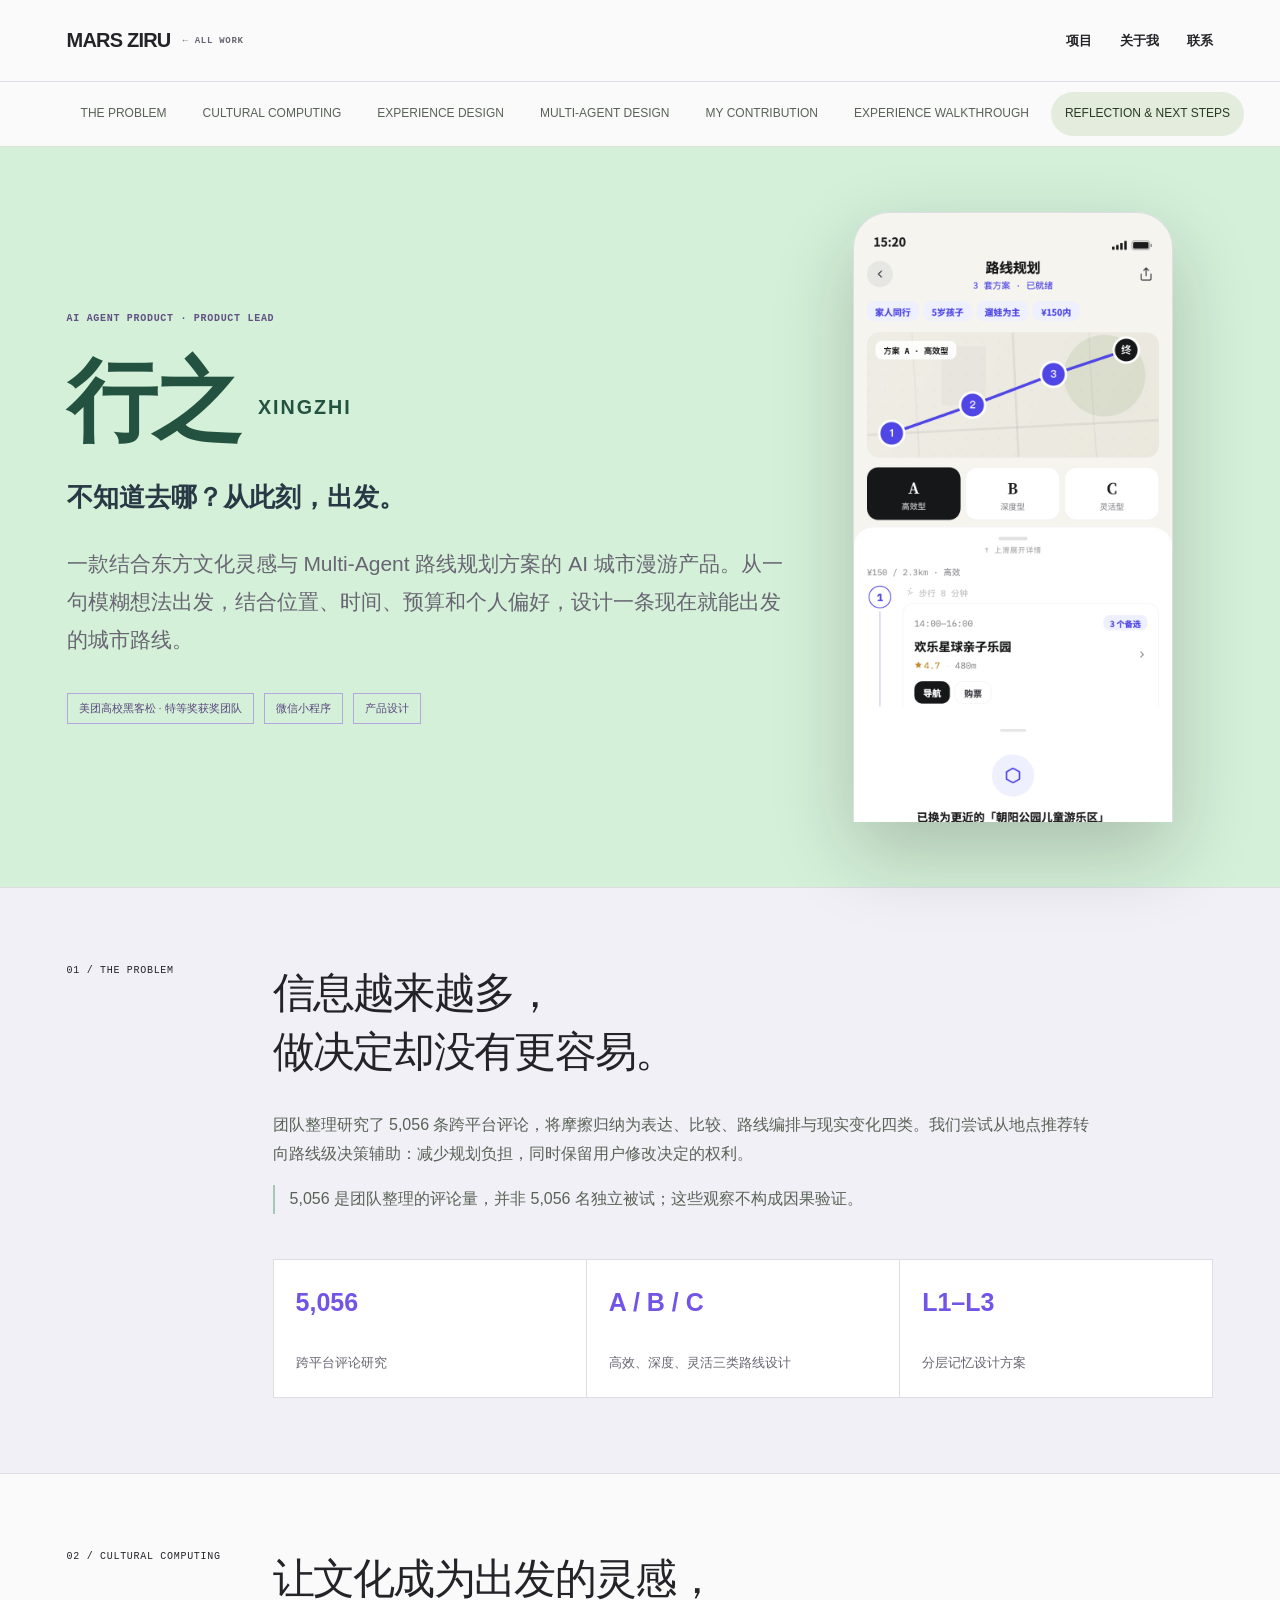
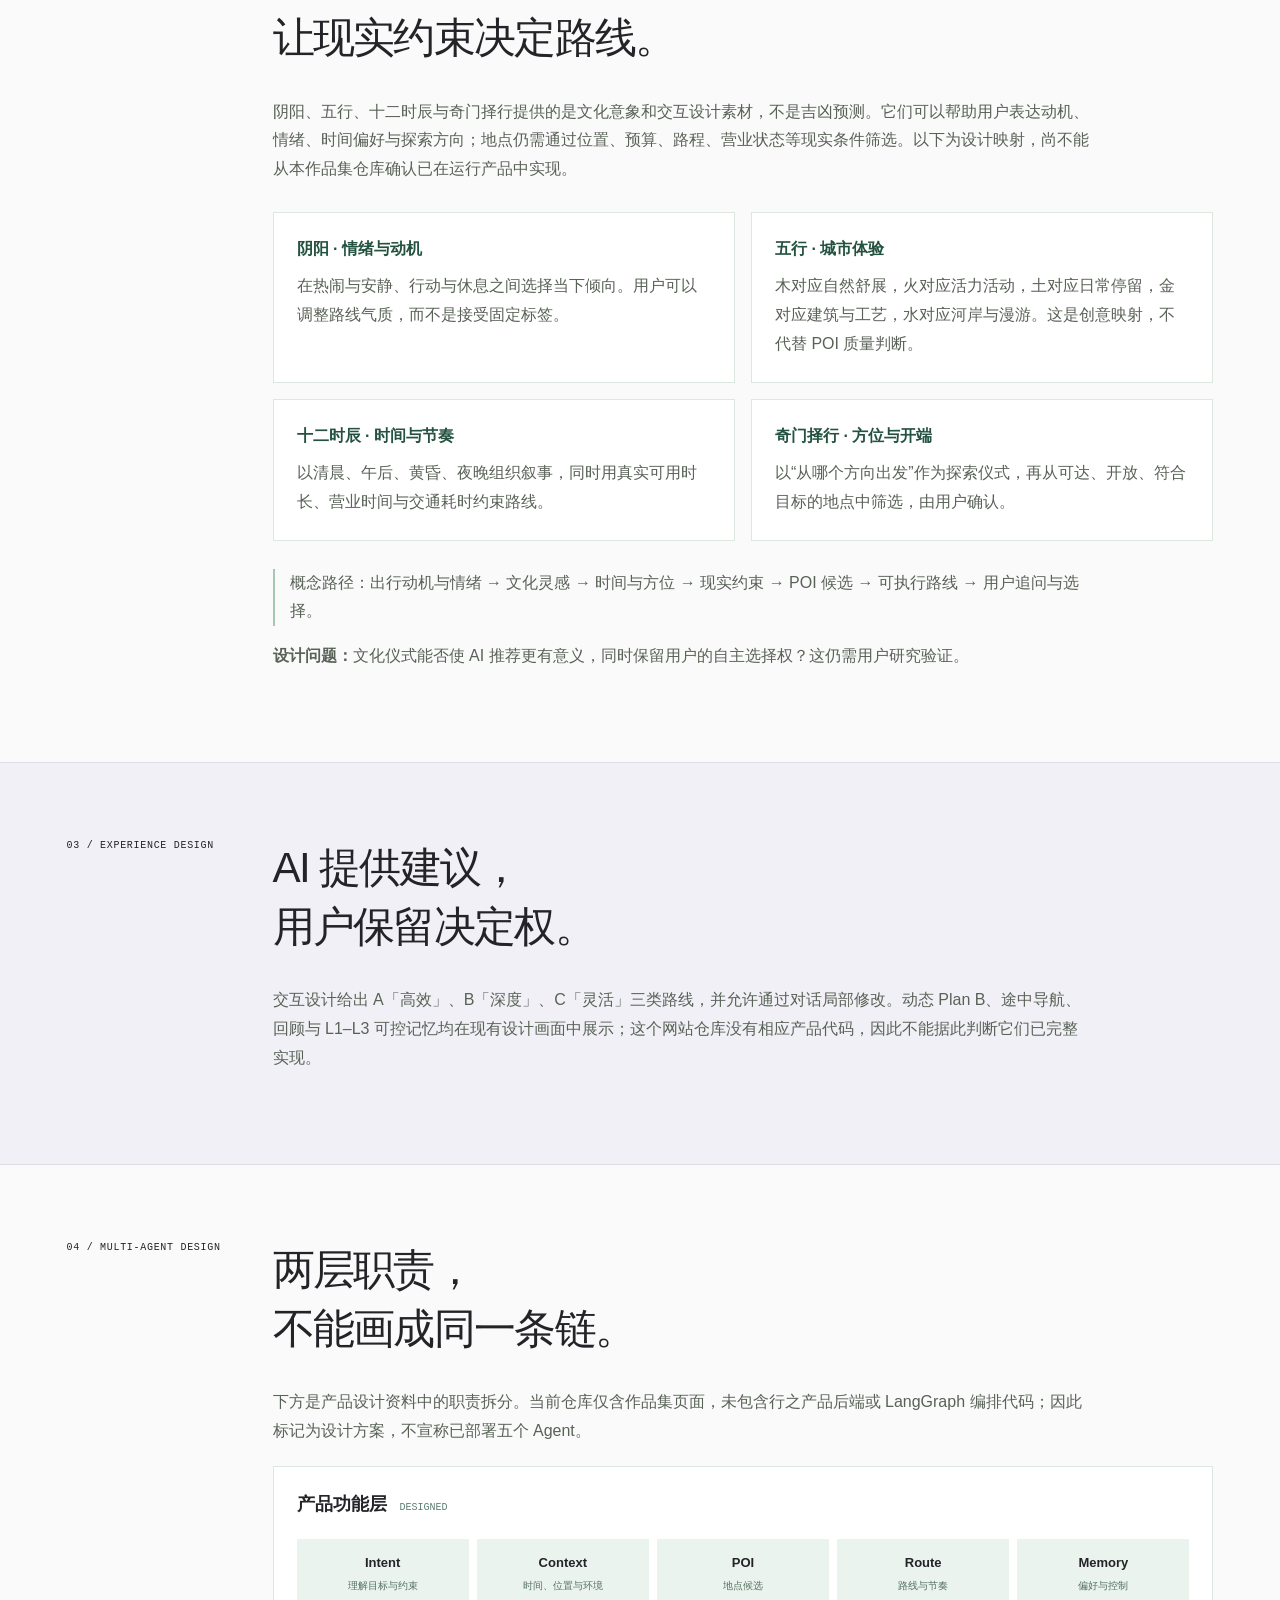
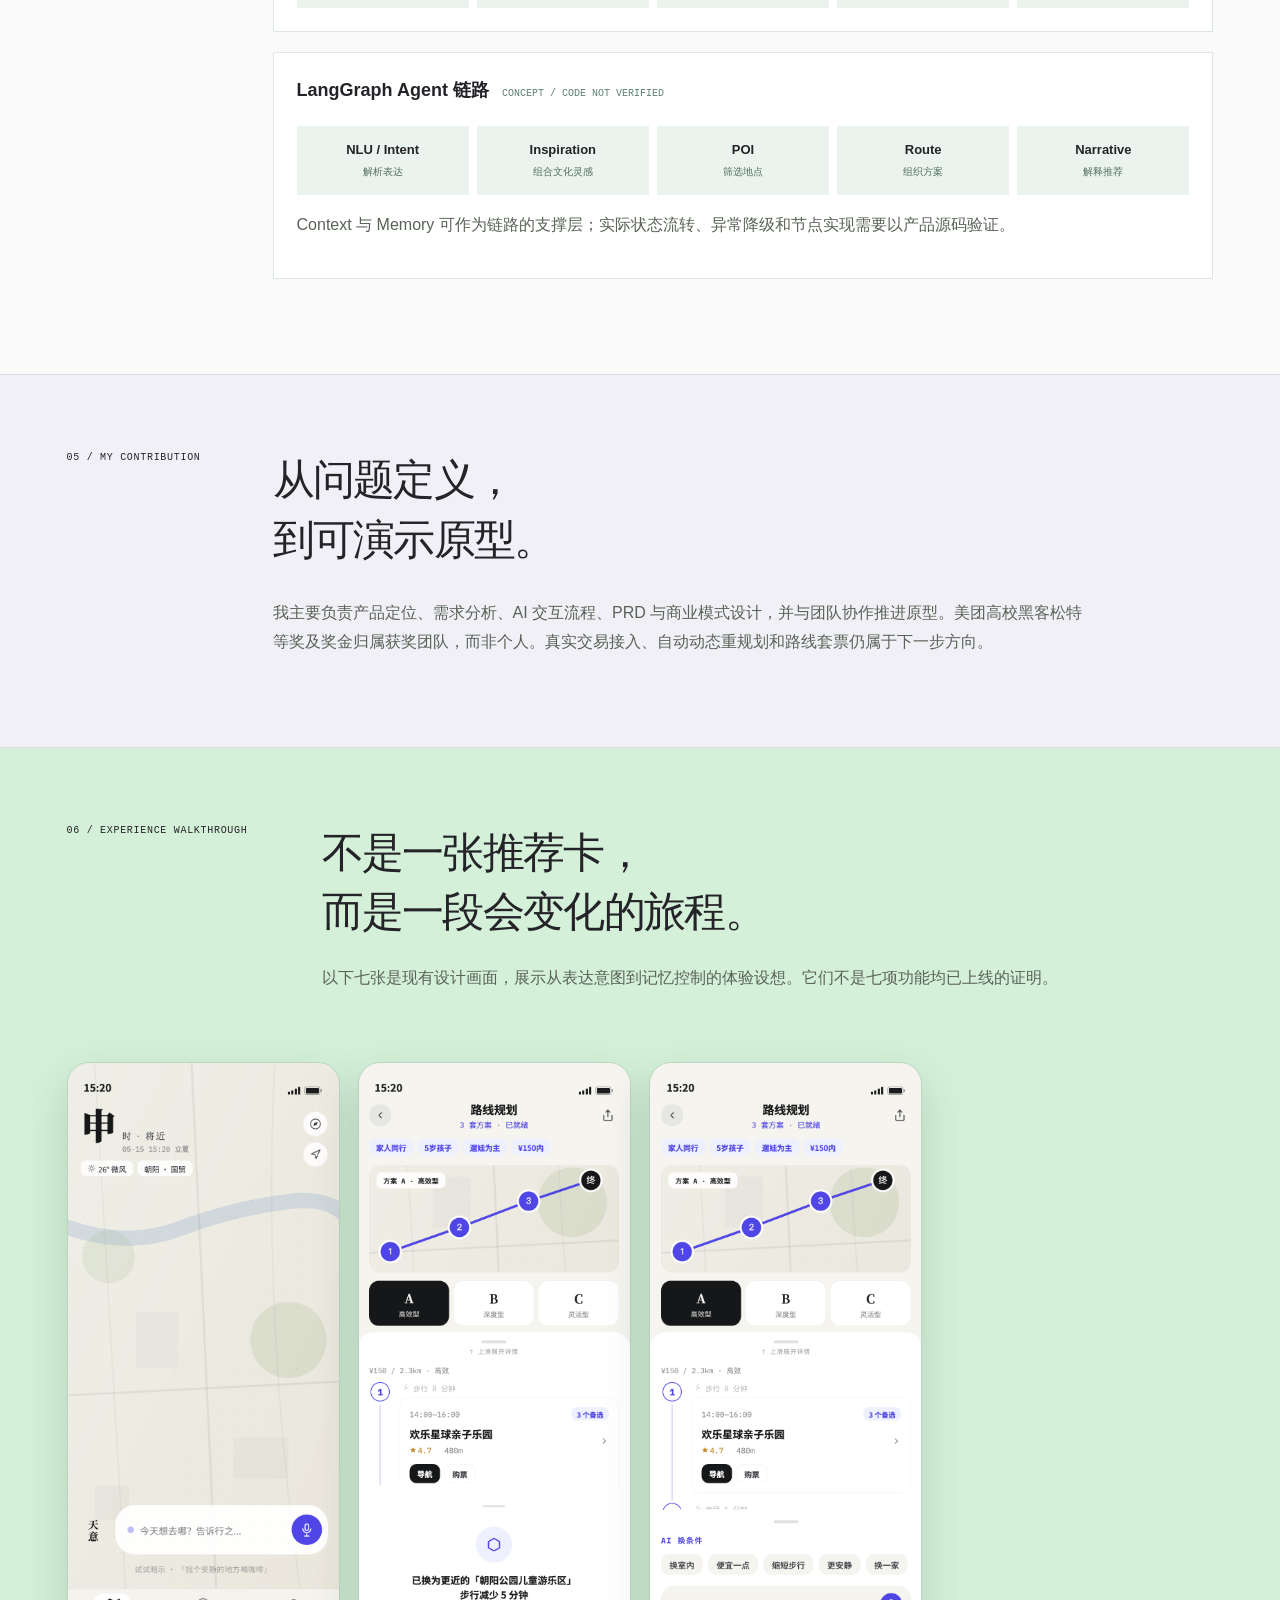
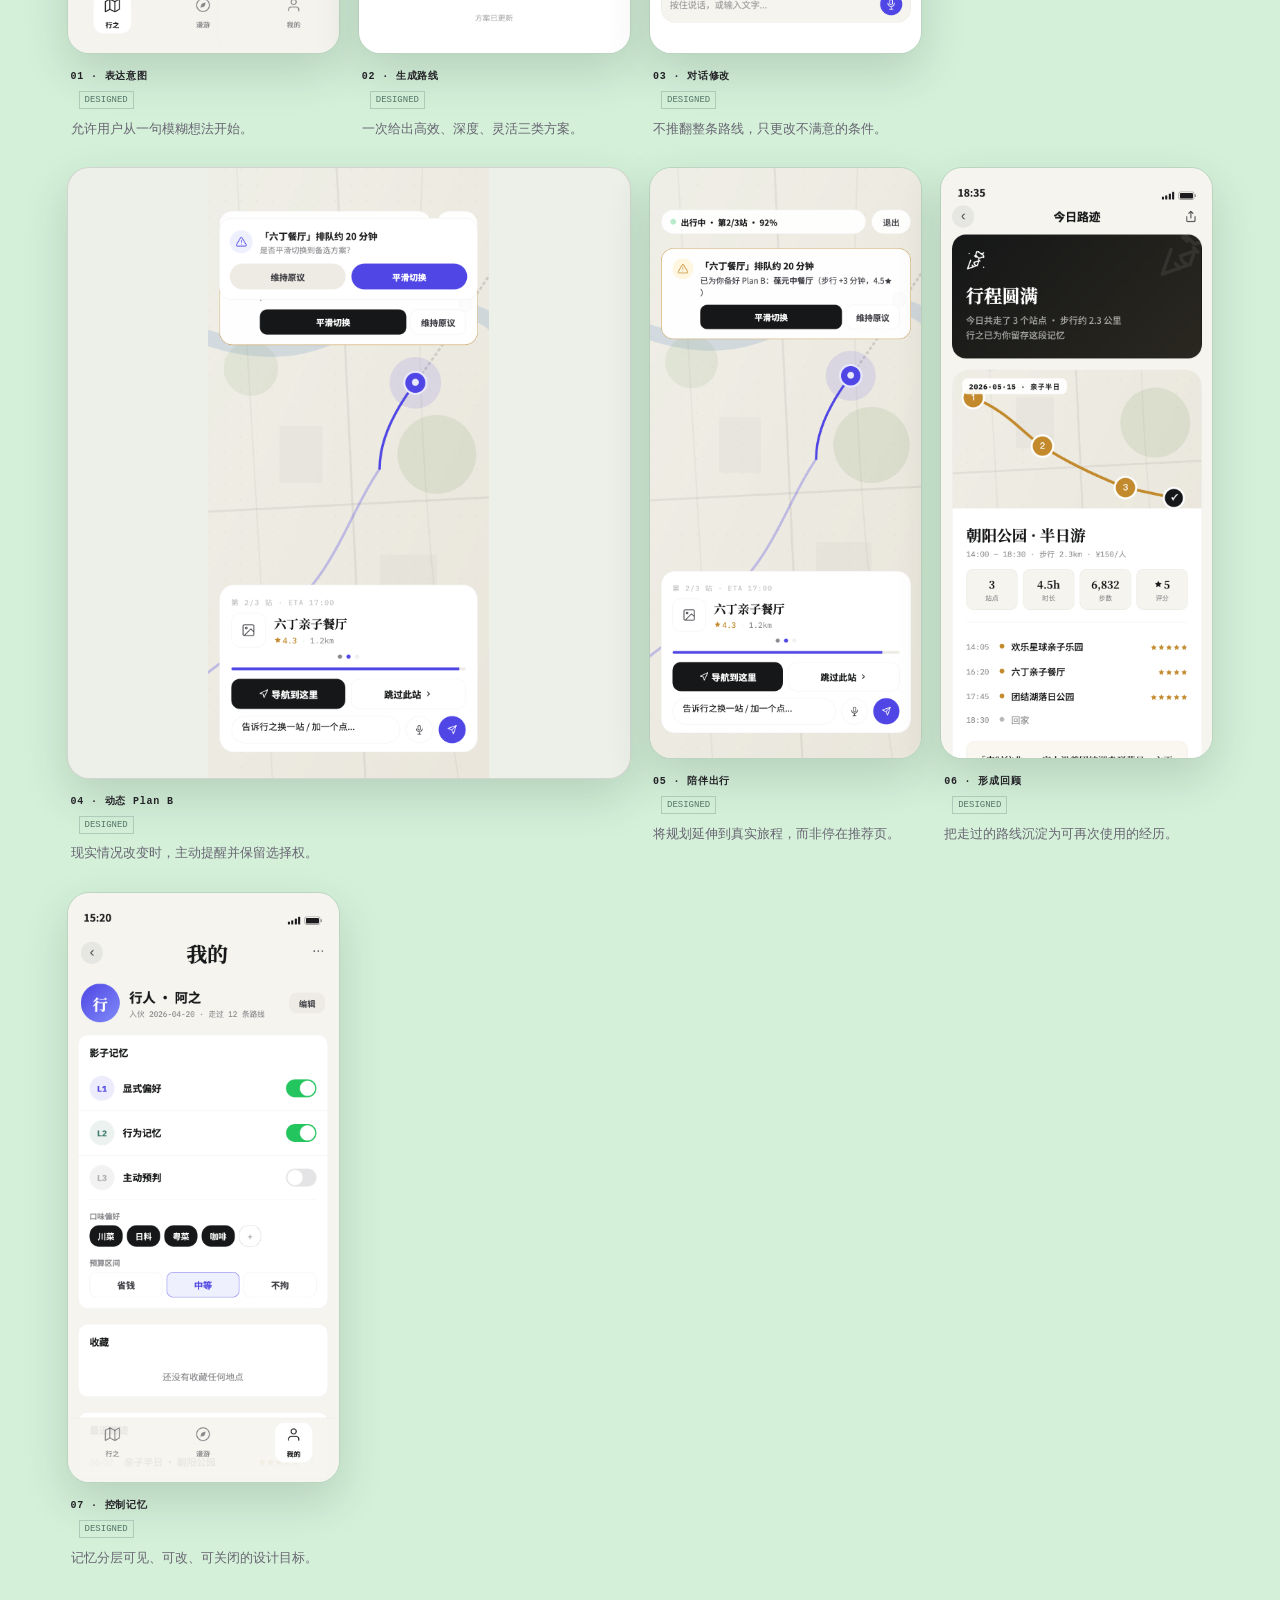
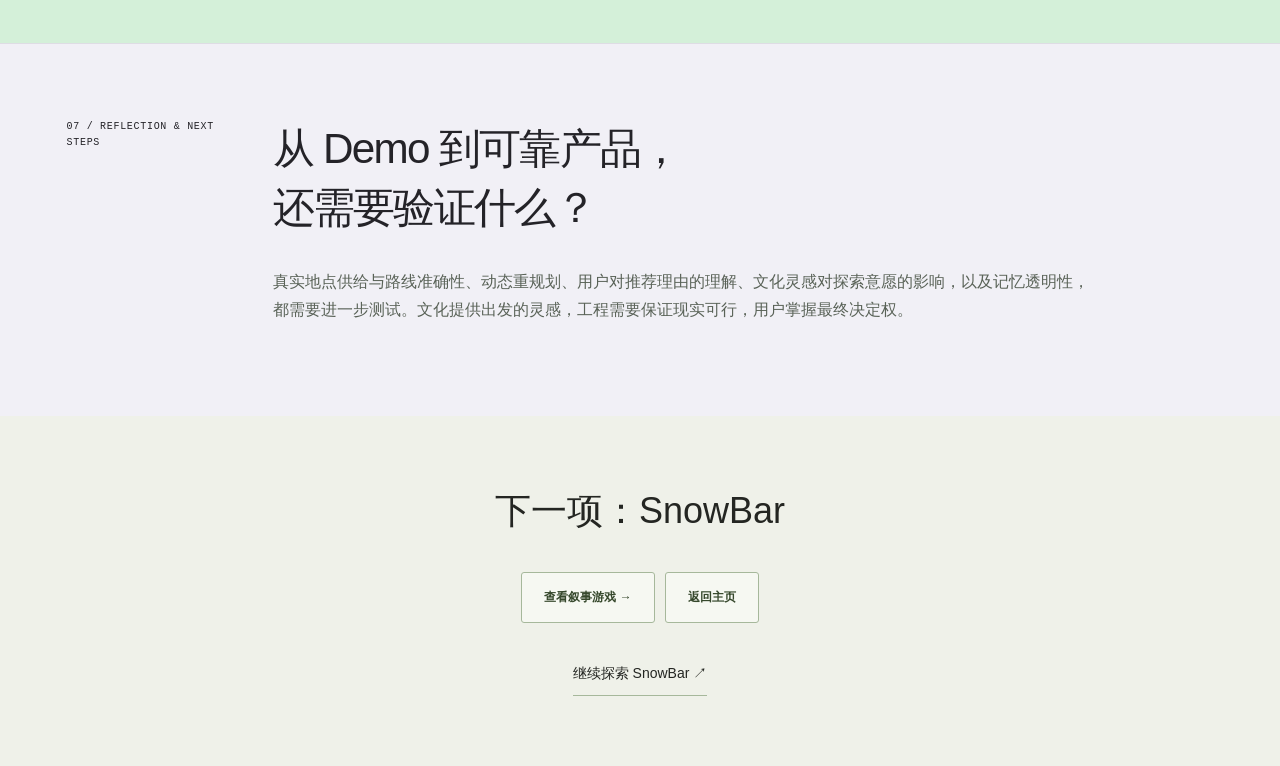
<file: xingzhi.html>
<!doctype html><html lang="zh-CN"><head><meta charset="utf-8"><meta name="viewport" content="width=device-width,initial-scale=1"><title>行之 — Mars Ziru</title><link rel="stylesheet" href="style.css"><link rel="stylesheet" href="refined.css"><link rel="stylesheet" href="portfolio.css"></head><body id="top" class="case-page" data-project="xingzhi"><header class="nav shell"><a class="brand" href="index.html">MARS ZIRU <span>← ALL WORK</span></a><nav><a href="index.html#work">项目</a><a href="index.html#about">关于我</a><a href="index.html#contact">联系</a></nav></header><main>
<section class="case-hero shell xingzhi-hero"><div><p class="eyebrow">AI AGENT PRODUCT · PRODUCT LEAD</p><h1>行之 <small>XINGZHI</small></h1><p class="case-lead">不知道去哪？从此刻，出发。</p><p>一款结合东方文化灵感与 Multi-Agent 路线规划方案的 AI 城市漫游产品。从一句模糊想法出发，结合位置、时间、预算和个人偏好，设计一条现在就能出发的城市路线。</p><div class="case-meta"><span>美团高校黑客松 · 特等奖获奖团队</span><span>微信小程序</span><span>产品设计</span></div></div><div class="hero-phone"><img src="assets/xingzhi/02-ai-result.png" alt="行之生成路线后的产品界面"></div></section>
<section class="case-section"><div class="shell case-grid"><span class="eyebrow">01 / THE PROBLEM</span><div><h2>信息越来越多，<br>做决定却没有更容易。</h2><p>团队整理研究了 5,056 条跨平台评论，将摩擦归纳为表达、比较、路线编排与现实变化四类。我们尝试从地点推荐转向路线级决策辅助：减少规划负担，同时保留用户修改决定的权利。</p><p class="fact-note">5,056 是团队整理的评论量，并非 5,056 名独立被试；这些观察不构成因果验证。</p><div class="proofs"><div class="proof"><b>5,056</b><span>跨平台评论研究</span></div><div class="proof"><b>A / B / C</b><span>高效、深度、灵活三类路线设计</span></div><div class="proof"><b>L1–L3</b><span>分层记忆设计方案</span></div></div></div></div></section>
<section class="case-section culture-section"><div class="shell case-grid"><span class="eyebrow">02 / CULTURAL COMPUTING</span><div><h2>让文化成为出发的灵感，<br>让现实约束决定路线。</h2><p>阴阳、五行、十二时辰与奇门择行提供的是文化意象和交互设计素材，不是吉凶预测。它们可以帮助用户表达动机、情绪、时间偏好与探索方向；地点仍需通过位置、预算、路程、营业状态等现实条件筛选。以下为设计映射，尚不能从本作品集仓库确认已在运行产品中实现。</p><div class="culture-grid"><article><strong>阴阳 · 情绪与动机</strong><p>在热闹与安静、行动与休息之间选择当下倾向。用户可以调整路线气质，而不是接受固定标签。</p></article><article><strong>五行 · 城市体验</strong><p>木对应自然舒展，火对应活力活动，土对应日常停留，金对应建筑与工艺，水对应河岸与漫游。这是创意映射，不代替 POI 质量判断。</p></article><article><strong>十二时辰 · 时间与节奏</strong><p>以清晨、午后、黄昏、夜晚组织叙事，同时用真实可用时长、营业时间与交通耗时约束路线。</p></article><article><strong>奇门择行 · 方位与开端</strong><p>以“从哪个方向出发”作为探索仪式，再从可达、开放、符合目标的地点中筛选，由用户确认。</p></article></div><p class="fact-note">概念路径：出行动机与情绪 → 文化灵感 → 时间与方位 → 现实约束 → POI 候选 → 可执行路线 → 用户追问与选择。</p><p><strong>设计问题：</strong>文化仪式能否使 AI 推荐更有意义，同时保留用户的自主选择权？这仍需用户研究验证。</p></div></div></section>
<section class="case-section"><div class="shell case-grid"><span class="eyebrow">03 / EXPERIENCE DESIGN</span><div><h2>AI 提供建议，<br>用户保留决定权。</h2><p>交互设计给出 A「高效」、B「深度」、C「灵活」三类路线，并允许通过对话局部修改。动态 Plan B、途中导航、回顾与 L1–L3 可控记忆均在现有设计画面中展示；这个网站仓库没有相应产品代码，因此不能据此判断它们已完整实现。</p></div></div></section>
<section class="case-section architecture-section"><div class="shell case-grid"><span class="eyebrow">04 / MULTI-AGENT DESIGN</span><div><h2>两层职责，<br>不能画成同一条链。</h2><p>下方是产品设计资料中的职责拆分。当前仓库仅含作品集页面，未包含行之产品后端或 LangGraph 编排代码；因此标记为设计方案，不宣称已部署五个 Agent。</p><div class="architecture-layer"><h3>产品功能层 <small>DESIGNED</small></h3><div class="architecture-steps"><span>Intent<br><small>理解目标与约束</small></span><span>Context<br><small>时间、位置与环境</small></span><span>POI<br><small>地点候选</small></span><span>Route<br><small>路线与节奏</small></span><span>Memory<br><small>偏好与控制</small></span></div></div><div class="architecture-layer"><h3>LangGraph Agent 链路 <small>CONCEPT / CODE NOT VERIFIED</small></h3><div class="architecture-steps"><span>NLU / Intent<br><small>解析表达</small></span><span>Inspiration<br><small>组合文化灵感</small></span><span>POI<br><small>筛选地点</small></span><span>Route<br><small>组织方案</small></span><span>Narrative<br><small>解释推荐</small></span></div><p>Context 与 Memory 可作为链路的支撑层；实际状态流转、异常降级和节点实现需要以产品源码验证。</p></div></div></div></section>
<section class="case-section"><div class="shell case-grid"><span class="eyebrow">05 / MY CONTRIBUTION</span><div><h2>从问题定义，<br>到可演示原型。</h2><p>我主要负责产品定位、需求分析、AI 交互流程、PRD 与商业模式设计，并与团队协作推进原型。美团高校黑客松特等奖及奖金归属获奖团队，而非个人。真实交易接入、自动动态重规划和路线套票仍属于下一步方向。</p></div></div></section>
<section class="case-section xingzhi-showcase"><div class="shell"><div class="showcase-head"><span class="eyebrow">06 / EXPERIENCE WALKTHROUGH</span><div><h2>不是一张推荐卡，<br>而是一段会变化的旅程。</h2><p>以下七张是现有设计画面，展示从表达意图到记忆控制的体验设想。它们不是七项功能均已上线的证明。</p></div></div><div class="screen-flow">
<figure><img src="assets/xingzhi/01-entry.png" alt="等待用户输入出行想法的空白态"><figcaption><b>01 · 表达意图</b><em class="concept-badge">DESIGNED</em><span>允许用户从一句模糊想法开始。</span></figcaption></figure>
<figure><img src="assets/xingzhi/02-ai-result.png" alt="AI 生成差异化路线"><figcaption><b>02 · 生成路线</b><em class="concept-badge">DESIGNED</em><span>一次给出高效、深度、灵活三类方案。</span></figcaption></figure>
<figure><img src="assets/xingzhi/03-refine.png" alt="通过对话更换路线条件"><figcaption><b>03 · 对话修改</b><em class="concept-badge">DESIGNED</em><span>不推翻整条路线，只更改不满意的条件。</span></figcaption></figure>
<figure class="feature"><img src="assets/xingzhi/04-plan-b.png" alt="途中检测排队并提供 Plan B"><figcaption><b>04 · 动态 Plan B</b><em class="concept-badge">DESIGNED</em><span>现实情况改变时，主动提醒并保留选择权。</span></figcaption></figure>
<figure><img src="assets/xingzhi/05-navigation.png" alt="行程中的实时导航"><figcaption><b>05 · 陪伴出行</b><em class="concept-badge">DESIGNED</em><span>将规划延伸到真实旅程，而非停在推荐页。</span></figcaption></figure>
<figure><img src="assets/xingzhi/06-recap.png" alt="完成行程后的回顾页"><figcaption><b>06 · 形成回顾</b><em class="concept-badge">DESIGNED</em><span>把走过的路线沉淀为可再次使用的经历。</span></figcaption></figure>
<figure><img src="assets/xingzhi/07-memory.png" alt="影子记忆的分层开关"><figcaption><b>07 · 控制记忆</b><em class="concept-badge">DESIGNED</em><span>记忆分层可见、可改、可关闭的设计目标。</span></figcaption></figure>
</div></div></section>
<section class="case-section"><div class="shell case-grid"><span class="eyebrow">07 / REFLECTION &amp; NEXT STEPS</span><div><h2>从 Demo 到可靠产品，<br>还需要验证什么？</h2><p>真实地点供给与路线准确性、动态重规划、用户对推荐理由的理解、文化灵感对探索意愿的影响，以及记忆透明性，都需要进一步测试。文化提供出发的灵感，工程需要保证现实可行，用户掌握最终决定权。</p></div></div></section>
<section class="case-cta"><h2>下一项：SnowBar</h2><a class="button light" href="snowbar.html">查看叙事游戏 →</a><a class="button" href="index.html">返回主页</a></section></main><script src="site.js"></script><script src="case-experience.js"></script></body></html>
</file>
<file: portfolio.css>
/* Mars Ziru — expressive, image-led portfolio. */
:root{--paper:#fafafa;--ink:#242328;--muted:#706e78;--line:#dedde4;--purple:#7255e7;--lilac:#ece7ff;--orange:#fa704c;--mint:#d4f0d9;--pad:clamp(22px,5.2vw,80px);--shell:1440px}
*{box-sizing:border-box}html{scroll-behavior:smooth;scroll-padding-top:95px}body{margin:0;color:var(--ink);background:var(--paper);font-family:-apple-system,BlinkMacSystemFont,"Helvetica Neue","PingFang SC","Microsoft YaHei",sans-serif;-webkit-font-smoothing:antialiased;line-height:1.65}a{color:inherit;text-decoration:none}button{font:inherit}img{display:block;max-width:100%}::selection{background:#ceff79;color:#242328}a:focus-visible,button:focus-visible{outline:3px solid var(--purple);outline-offset:6px}.wrap{max-width:var(--shell);margin:auto;padding-inline:var(--pad)}.skip-link{position:fixed;z-index:100;left:20px;top:-80px;background:var(--ink);color:white;padding:12px}.skip-link:focus{top:15px}.site-nav{height:92px;display:flex;align-items:center;justify-content:space-between}.wordmark{font-size:30px;font-weight:850;letter-spacing:-1.6px;display:flex;align-items:center;gap:10px}.brand-star{font-size:34px;color:var(--purple);font-weight:400}.site-nav nav{display:flex;align-items:center;gap:38px;font-size:13px;font-weight:600}.site-nav nav a{padding:8px 0}.site-nav nav a:hover{color:var(--purple)}.site-nav nav a>span{font:10px monospace;color:var(--muted);vertical-align:super;margin-left:3px}.site-nav nav .nav-contact{border-bottom:1px solid var(--ink)}.nav-contact span{font-size:18px!important;vertical-align:baseline!important;color:inherit!important;margin-left:25px!important}
.opening{padding-top:34px}.intro-topline{display:flex;justify-content:space-between;border-top:1px solid var(--line);padding-top:20px;font:10px/1.6 monospace;letter-spacing:.08em}.intro-topline p{margin:0}.intro-topline>span{color:var(--muted);letter-spacing:.02em}.intro-layout{display:grid;grid-template-columns:1.25fr .9fr;gap:6%;align-items:center;padding-top:45px;padding-bottom:45px}.hello{font-size:20px;margin:0 0 20px}.hello span{color:var(--purple);margin-left:16px;font-size:28px}.intro-copy h1{font-size:clamp(50px,6.7vw,96px);font-weight:750;line-height:1.2;letter-spacing:-.07em;margin:0 0 25px;max-width:8em}.title-dot{color:var(--purple)}.intro-text{color:#65616e;font-size:17px;line-height:1.9;margin:0}.work-link{display:inline-flex;gap:42px;align-items:center;border-bottom:1px solid var(--ink);padding:16px 0 9px;margin-top:14px;font-size:13px;font-weight:650}.work-link span{font-size:23px;transition:transform .25s}.work-link:hover span{transform:translateY(5px)}.portrait-stage{background:var(--lilac);position:relative;isolation:isolate;height:440px;overflow:hidden;border-radius:120px 120px 8px 8px}.portrait-circle{position:absolute;width:330px;height:330px;border-radius:50%;background:#ff8a60;left:15%;bottom:-90px;z-index:-1}.portrait-stage>img{position:absolute;width:94%;max-width:none;height:93%;object-fit:contain;object-position:bottom;bottom:-10px;left:5%;transform:rotate(-4deg);filter:drop-shadow(0 8px 0 rgba(255,255,255,.7))}.portrait-caption{position:absolute;z-index:2;font:9px/1.6 monospace;letter-spacing:.05em;left:28px;top:32px;color:#5d4d92}.portrait-star{position:absolute;right:20px;top:10px;color:var(--purple);font-size:92px;line-height:1}.portrait-sign{position:absolute;z-index:3;bottom:35px;left:18px;background:#ceff79;color:#242328;padding:5px 18px;transform:rotate(-8deg);font-size:20px;letter-spacing:-.05em;font-weight:750;box-shadow:3px 3px 0 var(--ink)}.intro-footer{display:flex;justify-content:space-between;align-items:center;border-block:1px solid var(--line);padding-block:22px;font-size:12px}.intro-footer>span:first-child{color:var(--purple);font-weight:650}.intro-footer p{margin:0;color:var(--muted);font-size:12px;line-height:1.6}.edition{font:9px monospace;letter-spacing:.06em}
.works{padding-block:90px 100px}.eyebrow{font:10px/1.6 monospace;letter-spacing:.07em;margin:0 0 20px}.section-head{display:flex;align-items:end;justify-content:space-between;gap:35px;margin-bottom:42px}.section-head h2{font-size:clamp(34px,4.5vw,60px);line-height:1.25;letter-spacing:-.06em;margin:0;font-weight:650}.section-head h2 span{color:var(--purple)}.section-head>p{font-size:13px;color:var(--muted);margin:0 0 5px}.work-grid{display:grid;grid-template-columns:minmax(0,1fr) minmax(0,1fr);column-gap:32px;row-gap:65px}.work-card.featured{grid-column:1/-1}.work-image{position:relative;display:block;overflow:hidden;border-radius:7px;isolation:isolate;aspect-ratio:1.45;background:#ddd}.work-image>img{width:100%;height:100%;object-fit:contain;transition:transform .55s}.work-image:hover>img{transform:scale(1.025)}.media-index{position:absolute;top:22px;left:24px;font:9px/1.6 monospace;letter-spacing:.06em;z-index:2;background:#ffffffdc;padding:6px 9px;color:#242328}.open-project{position:absolute;right:22px;bottom:22px;width:43px;height:43px;display:grid;place-items:center;background:white;color:#242328;border-radius:50%;font-size:23px;z-index:2;transition:background .2s,transform .2s}.work-image:hover .open-project{background:#ceff79;transform:rotate(45deg)}.work-info{display:flex;justify-content:space-between;gap:24px;padding-top:22px}.work-info h3{font-size:29px;font-weight:650;line-height:1.15;letter-spacing:-.045em;margin:0 0 10px}.work-info h3 a:hover{color:var(--purple)}.work-tags{font-size:10px!important;color:var(--muted);margin:0!important;letter-spacing:.03em}.work-info>p{font-size:13px;line-height:1.8;margin:0;color:#65616e}.work-card:not(.featured) .work-info{flex-direction:column;gap:14px}.snow-media{aspect-ratio:2.1;background:#c8e3ee}.snow-media>img{object-fit:cover;image-rendering:auto}.snow-word{position:absolute;bottom:35px;left:35px;color:#263b62;font-size:clamp(50px,8vw,110px);letter-spacing:-.065em;font-weight:800;line-height:1}.snow-word>span{display:block;font-size:14px;letter-spacing:.08em;margin-top:12px;font-weight:550}.perfect-media{background:#e5dbed;padding:45px 24px}.perfect-media>img{border-radius:5px;box-shadow:0 18px 30px #38214120}.longshu-media{background:#ffc7b6;padding:45px 24px}.longshu-media>img{border-radius:5px;box-shadow:0 18px 30px #38214120}.product-media{aspect-ratio:2.1;background:#d4f0d9;display:grid;grid-template-columns:.8fr 1.2fr;align-items:center;padding:70px 55px 0}.product-heading{align-self:center;padding-bottom:60px}.product-heading>span{font-size:75px;line-height:1;letter-spacing:-.06em;font-weight:650;color:#224939}.product-heading p{font-size:22px;line-height:1.55;letter-spacing:-.04em;margin:25px 0}.product-heading i{font:9px monospace;font-style:normal;color:#446655}.phones{position:relative;height:100%;min-height:350px}.phones img{position:absolute;width:43%;top:25px;border:5px solid #fff;border-radius:23px;box-shadow:0 15px 30px #22493920;transition:transform .4s}.phones img:first-child{left:0;transform:rotate(-9deg);top:65px}.phones img:nth-child(2){left:30%;z-index:2;transform:rotate(2deg)}.phones img:last-child{left:59%;transform:rotate(12deg);top:80px}.product-media:hover .phones img:nth-child(2){transform:translateY(-12px) rotate(2deg)}
.about{background:#282630;color:#fff;padding-block:80px}.about-top{display:flex;justify-content:space-between;align-items:center}.about-top .eyebrow{color:#c3b6fa}.about-star{color:#b7a2ff;font-size:70px;line-height:1}.about-main{display:grid;grid-template-columns:1.1fr 1fr;gap:12%;margin:40px 0 65px}.about-main h2{font-size:clamp(32px,4vw,53px);font-weight:550;line-height:1.45;letter-spacing:-.055em;margin:0}.about-main h2>span{color:#baa8fa}.about-main p{color:#c8c4d0;font-size:14px;line-height:1.95;margin:0 0 20px}.practice{display:grid;grid-template-columns:repeat(3,minmax(0,1fr));gap:50px;border-top:1px solid #ffffff30;padding-top:28px}.practice article>span{font:9px monospace;color:#b6a2f9}.practice h3{font-size:23px;letter-spacing:-.04em;font-weight:500;margin:25px 0 12px}.practice p{color:#b3afbd;font-size:13px;line-height:1.85;margin:0}.contact{padding-top:80px;background:var(--paper)}.contact-heading{display:flex;justify-content:space-between;align-items:end;gap:25px;margin:30px 0 70px}.contact h2{font-size:clamp(40px,5.8vw,78px);line-height:1.3;font-weight:650;letter-spacing:-.07em;margin:0}.contact h2>span{color:var(--purple);margin-left:20px}.contact-email{display:flex;justify-content:space-between;gap:45px;background:var(--purple);color:white;padding:18px 25px;border-radius:4px;font-size:13px;margin-bottom:8px;transition:background .2s}.contact-email:hover{background:#5033c3}.contact footer{display:flex;align-items:center;gap:40px;padding:25px 0;border-top:1px solid var(--line);font:10px monospace;color:var(--muted)}.contact footer>span{margin-right:auto}.contact footer a:hover{color:var(--purple)}.back-to-top{position:fixed;z-index:50;bottom:25px;right:25px;background:#fff;color:#242328;border:1px solid #ddd;width:43px;height:43px;display:grid;place-items:center;border-radius:50%;opacity:0;pointer-events:none;transition:opacity .2s,background .2s;box-shadow:0 3px 15px #2221}.back-to-top.show{opacity:1;pointer-events:auto}.back-to-top:hover{background:var(--orange)}
/* Shared case-study language. */
.case-page{--paper:#fafafa;--ink:#242328;--muted:#686572;--line:#dedde4;--orange:#7255e7;background:var(--paper)}.case-page .nav{background:#fafafaf5;border-bottom:1px solid var(--line)}.case-page .brand{letter-spacing:-.04em}.case-page .case-hero{background:#ece7ff;max-width:none;width:100%;padding-inline:max(var(--pad),calc((100vw - 1184px)/2));padding-block:65px}.case-page .case-hero h1{font-weight:650;color:#4f38ae}.case-page .case-hero .eyebrow{color:#625183}.case-page .case-meta span{border-color:#b6a6e0;border-radius:0;color:#5a477d}.case-page .case-section:nth-of-type(even){background:#f1f0f6}.case-page .case-section .proof{background:#fff}.case-page .case-section .proof b{color:#7255e7}.case-page .case-cta{background:#282630;color:#fff}.case-page .case-cta .button{border-color:#8573aa;color:#fff}.case-page .case-cta .button.light{background:#c7b5ff;color:#282630;border-color:#c7b5ff}.case-page .case-cta .button:hover{background:#7255e7;color:white}.case-page .player-review{background:#fff;border:1px solid #dedde4}.case-page .xingzhi-showcase{background:#d4f0d9}.case-page[data-project="xingzhi"] .case-hero{background:#d4f0d9}.case-page[data-project="xingzhi"] .case-hero h1{color:#245240}.case-page[data-project="snowbar"] .case-hero{background:#dcecf5}.case-page[data-project="snowbar"] .case-hero h1{color:#294763}.case-page[data-project="longshu"] .case-hero{background:#ffe0d4}.case-page[data-project="longshu"] .case-hero h1{color:#813c2b}
@media(min-width:1500px){.portrait-stage{height:490px}.intro-layout{padding-block:65px}.intro-copy h1{max-width:7em}}
@media(max-width:900px){.intro-layout{grid-template-columns:1.1fr 1fr;gap:4%}.intro-copy h1{font-size:58px}.portrait-stage{height:380px;border-radius:90px 90px 5px 5px}.portrait-caption{font-size:8px;left:18px}.portrait-star{font-size:65px}.intro-text{font-size:14px}.work-info>p br{display:none}.product-media{padding:70px 30px 0}.product-heading>span{font-size:55px}.product-heading p{font-size:18px}.phones{min-height:260px}.phones img{border-width:3px;border-radius:16px}.about-main{gap:7%}.practice{gap:25px}}
@media(max-width:600px){html{scroll-padding-top:30px}.site-nav{height:76px}.wordmark{font-size:25px}.brand-star{font-size:27px}.site-nav nav{gap:18px;font-size:11px}.site-nav nav .nav-contact{display:none}.opening{padding-top:14px}.intro-topline{font-size:8px;padding-top:15px}.intro-topline>span{display:none}.intro-layout{grid-template-columns:1fr;padding-block:30px;gap:30px}.hello{font-size:16px;margin-bottom:12px}.intro-copy h1{font-size:clamp(42px,10.8vw,65px);letter-spacing:-.06em;margin-bottom:20px}.intro-text{font-size:14px}.intro-text br:nth-child(2){display:none}.work-link{margin-top:5px;padding-top:10px}.portrait-stage{height:340px;width:100%;border-radius:95px 95px 5px 5px}.portrait-stage>img{width:83%;height:98%;left:16%}.portrait-circle{left:22%;width:270px;height:270px}.portrait-caption{left:23px;top:35px}.portrait-star{right:25px;top:20px;font-size:72px}.portrait-sign{left:20px;bottom:35px}.intro-footer{font-size:10px;gap:20px;padding-block:18px}.intro-footer p{font-size:10px}.edition{display:none}.works{padding-block:60px}.section-head{display:block;margin-bottom:28px}.section-head h2{font-size:34px}.section-head>p{font-size:12px;margin-top:20px}.eyebrow{font-size:9px;margin-bottom:14px}.work-grid{grid-template-columns:1fr;gap:42px}.work-card.featured{grid-column:auto}.work-image{aspect-ratio:1.35;border-radius:5px}.snow-media{aspect-ratio:1.25}.snow-media>img{object-fit:cover}.snow-word{font-size:57px;left:20px;bottom:26px}.snow-word>span{font-size:11px}.media-index{top:14px;left:14px;font-size:8px;padding:5px 7px}.open-project{right:14px;bottom:14px;width:34px;height:34px;font-size:20px}.work-info{flex-direction:column;gap:12px;padding-top:18px}.work-info h3{font-size:25px;margin-bottom:8px}.work-info>p{font-size:12px}.work-tags{font-size:9px!important}.perfect-media,.longshu-media{padding:40px 17px}.product-media{aspect-ratio:auto;min-height:420px;display:block;padding:60px 22px 0}.product-heading{padding-bottom:10px}.product-heading>span{font-size:44px}.product-heading p{font-size:16px;line-height:1.6;margin:12px 0}.product-heading p br{display:none}.product-heading i{display:none}.phones{height:230px;min-height:0;margin-top:15px}.phones img{width:36%;top:12px!important;max-height:none;border-radius:14px}.phones img:first-child{left:8%;top:35px!important}.phones img:nth-child(2){left:33%}.phones img:last-child{left:58%;top:40px!important}.about{padding-block:50px}.about-star{font-size:48px}.about-main{grid-template-columns:1fr;gap:28px;margin:25px 0 35px}.about-main h2{font-size:34px}.about-main p{font-size:13px}.practice{grid-template-columns:1fr;gap:25px}.practice article{border-bottom:1px solid #ffffff20;padding-bottom:25px}.practice article:last-child{border:0;padding-bottom:0}.practice h3{font-size:21px;margin:10px 0}.practice p{font-size:12px}.contact{padding-top:50px}.contact-heading{display:block;margin:20px 0 40px}.contact h2{font-size:40px}.contact-email{margin-top:25px;max-width:260px;font-size:12px;padding:14px 18px}.contact footer{gap:20px;font-size:8px;padding-block:22px}.back-to-top{right:14px;bottom:14px;width:38px;height:38px}.case-page .case-hero{padding-block:40px}.case-page .case-hero h1{font-size:50px}.case-page .proofs{grid-template-columns:1fr}.case-page .proof{min-height:100px}.case-page .proof b{margin-bottom:12px}}
@media(prefers-reduced-motion:reduce){html{scroll-behavior:auto}*,*:before,*:after{animation:none!important;transition:none!important}.back-to-top{transform:none!important}}

/* Light contact panels across all case pages. */
.case-page .case-cta{background:#ede7fa;color:#463750}.case-page .case-cta .button{border-color:#b5a1cc;color:#5e4479}.case-page .case-cta .button.light{background:#d1bfee;color:#3a2c4a;border-color:#c5adde}.case-page .case-cta .button:hover{background:#d9c8ef;color:#3a2c4a}
.character-study .character-study-image{margin:0;max-width:640px}.character-study .character-study-image img{width:100%;height:auto;max-height:790px;object-fit:contain;border-radius:5px;background:#e4deeb}.character-study figcaption{font-size:12px;line-height:1.8;color:var(--muted);margin-top:14px}

.character-model-viewer{margin:28px 0 44px;padding:22px;background:#f2f3f2;border-radius:8px;text-align:center}.model-switch,.model-actions{display:flex;gap:8px;justify-content:center;flex-wrap:wrap}.character-model-viewer button{font:12px inherit;padding:9px 16px;border:1px solid #d9dcd7;border-radius:30px;background:transparent;color:#555c55;cursor:pointer}.character-model-viewer button[aria-pressed=true]{background:#e1e8dd;border-color:#b6c5ae;color:#2d4526}.model-space{height:430px;position:relative;max-width:400px;margin:auto}.model-space canvas{width:100%;height:100%;object-fit:contain;position:relative;z-index:1;cursor:grab;touch-action:none}.model-space canvas:active{cursor:grabbing}.model-pedestal{position:absolute;bottom:18px;left:10%;width:80%;height:30px;border-radius:50%;background:radial-gradient(ellipse,#fff 30%,#e6e6e0 65%,#cccfc6 71%,#fafafa 78%);box-shadow:0 6px 10px -6px #737c6970}.character-model-viewer .model-hint,.character-model-viewer .model-caption{font-size:11px;margin:8px 0 16px;color:#7c8479}.character-model-viewer .model-caption{margin:18px 0 0}@media(max-width:600px){.character-model-viewer{padding:16px 8px}.model-space{height:340px}.character-model-viewer button{padding:9px 12px}}

/* Game opening: a light editorial page with a large, live 3D side portrait. */
.general-hero{position:relative;overflow:hidden;background:radial-gradient(ellipse at 75% 30%,#e7e9e4 0,#f2f2ed 36%,#f8f8f5 72%);border-bottom:1px solid #dedfd7}.general-layout{position:relative;display:grid;grid-template-columns:44% 56%;min-height:760px;align-items:center}.general-copy{position:relative;z-index:2;padding:90px 0 110px}.general-copy .eyebrow{font-size:10px;color:#7e867a;letter-spacing:.12em}.general-kicker{font:10px monospace;letter-spacing:.3em;color:#918266;margin:70px 0 24px}.general-copy h1{font-size:clamp(42px,4.7vw,74px);line-height:1.3;font-weight:600;letter-spacing:-.045em;margin:0 0 26px;color:#292f2b}.general-copy h1 em{font-style:normal;color:#7c433d}.general-description{font-size:14px!important;line-height:2!important;color:#85897e!important}.general-meta{display:flex;flex-wrap:wrap;gap:12px;font-size:10px;color:#8d9286;margin:22px 0 50px}.general-link{font-size:12px;color:#474f42;border-bottom:1px solid #a4ad9b;padding-bottom:10px}.general-render{position:absolute;width:66%;right:-9%;height:100%;top:0;pointer-events:none}.general-render canvas{display:block;width:100%;height:100%;object-fit:cover;filter:drop-shadow(14px 30px 25px #454c3d25);pointer-events:auto}.general-render-label{position:absolute;bottom:35px;left:17%;right:12%;display:flex;align-items:center;justify-content:space-between;font:8px monospace;letter-spacing:.1em;color:#909783;pointer-events:auto}.general-render-label button{font:10px inherit;border:0;background:none;color:#7e896e;cursor:pointer;padding:8px}.general-watermark{position:absolute;right:4%;top:40px;color:#c9c8bb55;font:600 580px/1 serif;writing-mode:vertical-rl;pointer-events:none}
@media(max-width:800px){.general-layout{min-height:690px;grid-template-columns:1fr}.general-copy{padding:60px 0 390px}.general-kicker{margin:30px 0 15px}.general-copy h1{font-size:40px}.general-description{max-width:220px}.general-meta{max-width:210px;margin-bottom:24px}.general-render{height:560px;width:85%;right:-25%;top:auto;bottom:0;opacity:1}.general-render-label{left:12%;right:28%;bottom:20px}.general-render-label>span{display:none}.general-watermark{font-size:370px;top:300px;right:4%}.general-copy{pointer-events:none}.general-copy a{pointer-events:auto}.general-hero .general-copy h1{max-width:90%}}
.general-render canvas{object-fit:contain}

/* Illustration flows across section boundaries instead of living in a card. */
.longshu-flow{position:relative;overflow:hidden;isolation:isolate}.longshu-flow .general-hero{overflow:visible;min-height:760px;background:linear-gradient(110deg,#f6f6f2,#edf0eb);z-index:0}.longshu-flow .general-layout{display:block;min-height:760px}.longshu-flow .general-copy{width:49%;padding-top:90px}.general-art{position:absolute;top:20px;right:-12%;width:min(84vw,1200px);aspect-ratio:2/3;z-index:3;pointer-events:none;transform:translateY(var(--art-scroll,0px));will-change:transform}.general-art canvas{display:block;width:100%;height:100%;object-fit:contain;filter:drop-shadow(0 35px 25px #2728211a);pointer-events:none}.general-art-control{position:absolute;right:29%;top:740px;pointer-events:auto}.general-art-control button{background:#f8f9f4d9;border:1px solid #d2d6c9;color:#7d826e;font-family:inherit;font-size:10px;padding:8px 14px;border-radius:20px;cursor:pointer}.longshu-flow .general-copy,.longshu-flow .case-section .shell{position:relative;z-index:4}.longshu-flow>img{display:block;position:relative;width:49%;margin:80px 0 70px 5.2%;border-radius:4px;z-index:1}.longshu-flow .case-section:not(.character-study){background:transparent;padding:65px 0;min-height:330px}.longshu-flow .case-section:not(.character-study) .case-grid{display:block}.longshu-flow .case-section:not(.character-study) .case-grid>div{width:47%;max-width:590px}.longshu-flow .case-section:not(.character-study) .eyebrow{display:block;margin-bottom:22px;color:#9d8b6b}.longshu-flow .case-section:not(.character-study) h2{font-size:34px;line-height:1.4}.longshu-flow .case-section:not(.character-study) p{font-size:14px;line-height:2;color:#7d8379}.longshu-flow .character-study{position:relative;background:#f2f3ed;border-top:1px solid #e1e3da;margin-top:30px;z-index:4}.longshu-flow .character-study .character-study-image{max-width:430px}.longshu-flow .character-study .character-study-image img{max-height:620px}.longshu-flow .case-cta{position:relative;z-index:4}
@media(max-width:800px){.longshu-flow .general-layout{min-height:740px}.longshu-flow .general-copy{width:90%;padding:60px 0 330px}.general-art{width:130vw;max-width:none;right:-50vw;top:270px}.general-art-control{top:660px;right:42%}.longshu-flow>img{width:76%;margin:40px 0 35px 6%}.longshu-flow .case-section:not(.character-study){padding:40px 0;min-height:240px}.longshu-flow .case-section:not(.character-study) .case-grid>div{width:78%;background:#fafbf7a6;backdrop-filter:blur(3px);padding:14px 14px 14px 0}.longshu-flow .case-section:not(.character-study) h2{font-size:27px}.longshu-flow .case-section:not(.character-study) p{font-size:13px}.longshu-flow .character-study{margin-top:0}.longshu-flow .general-copy h1{font-size:39px}.longshu-flow .general-description{max-width:210px}}
@media(prefers-reduced-motion:reduce){.general-art{transform:none!important}}
body[data-project="longshu"] main.longshu-flow>img{width:48%;margin:80px 0 70px 5.2%}.longshu-flow .case-section:not(.character-study) .case-grid>div{max-width:540px}
@media(max-width:800px){body[data-project="longshu"] main.longshu-flow>img{width:78%;margin:40px 0 35px 6%}}

/* An edge portrait: the page masks half the body, while the full face stays visible. */
.longshu-flow .general-art{left:-175px;right:auto;top:70px;width:640px;max-width:none;aspect-ratio:2/3;clip-path:inset(0 35% 0 0);transform:none!important;z-index:2}.longshu-flow .general-art canvas{filter:drop-shadow(10px 20px 20px #30302716)}.longshu-flow .general-art-control{top:780px;left:210px;right:auto;width:150px}.longshu-flow .general-copy{margin-left:245px;width:70%;padding-top:95px;padding-bottom:90px}.longshu-flow .general-copy h1{font-size:clamp(42px,4.5vw,68px)}.longshu-flow .general-layout{min-height:730px}.longshu-flow .general-hero{min-height:730px}.longshu-flow .general-watermark{right:5%;color:#d3d5c746}.longshu-flow .case-section:not(.character-study) .case-grid{padding-left:245px}.longshu-flow .case-section:not(.character-study) .case-grid>div{width:100%;max-width:800px}.longshu-flow .case-section:not(.character-study){min-height:0}.longshu-flow .character-study .case-grid{padding-left:0}body[data-project="longshu"] main.longshu-flow>img{display:block;width:calc(90% - 245px);max-width:980px;margin:50px 5% 70px calc(5% + 245px)}
@media(max-width:800px){.longshu-flow .general-art{width:450px;left:-140px;top:180px;clip-path:inset(0 37% 0 0)}.longshu-flow .general-art-control{top:580px;left:162px;width:125px}.longshu-flow .general-art-control button{font-size:9px;padding:7px 10px}.longshu-flow .general-copy{margin-left:100px;width:calc(100% - 100px);padding:55px 0 65px}.longshu-flow .general-copy h1{font-size:33px}.longshu-flow .general-copy .eyebrow{font-size:8px;max-width:170px}.longshu-flow .general-kicker{font-size:8px;margin-top:30px}.longshu-flow .general-description{font-size:12px!important;max-width:200px}.longshu-flow .general-layout,.longshu-flow .general-hero{min-height:640px}.longshu-flow .case-section:not(.character-study) .case-grid{padding-left:100px}.longshu-flow .case-section:not(.character-study) .case-grid>div{width:100%;max-width:none;padding:0;background:none;backdrop-filter:none}.longshu-flow .case-section:not(.character-study) h2{font-size:24px}.longshu-flow .case-section:not(.character-study) p{font-size:12px}body[data-project="longshu"] main.longshu-flow>img{width:calc(90% - 100px);margin:30px 5% 40px calc(5% + 100px)}.longshu-flow .character-study .case-grid{padding-left:0}.longshu-flow .general-watermark{font-size:300px;top:320px}}
/* Natural transparent silhouette: no straight mask or white cover over the cape. */
.longshu-flow .general-art{clip-path:none!important;overflow:visible}.longshu-flow .general-hero{border-bottom:0}.longshu-flow .general-art-control{left:204px;width:185px}.longshu-flow .general-art-control button{background:#f7f8f1b8;border-color:#dce1d2;color:#879075}
@media(max-width:800px){.longshu-flow .general-art-control{left:153px;width:165px}}

/* Cover hierarchy: the work opens the portfolio; the personal portrait closes it. */
.folio-cover{display:grid;grid-template-columns:42% 58%;align-items:center;gap:12px;padding:65px 0 42px;min-height:515px}.folio-kicker{font:9px monospace;letter-spacing:.11em;color:#91938d;margin:0 0 33px}.folio-cover h1{font-size:clamp(52px,6vw,86px);font-weight:650;line-height:1.17;letter-spacing:-.07em;margin:0 0 26px;color:#242622}.folio-cover h1>span{color:#6f8067}.folio-cover-copy>p:not(.folio-kicker){font-size:13px;line-height:2;color:#878a83;margin:0 0 20px}.folio-disciplines{display:flex;gap:23px;margin-top:27px;font:8px monospace;letter-spacing:.14em;color:#8c9384}.cover-rail{display:flex;align-items:center;gap:9px;height:380px;padding:15px 0}.cover-tile{height:100%;flex:1;min-width:0;position:relative;border-radius:80px 80px 5px 5px;overflow:hidden;background:#e8eef0;transition:flex .45s cubic-bezier(.2,.75,.2,1),transform .45s,filter .35s;color:#343c38;isolation:isolate}.cover-tile img{display:block;position:absolute;width:100%;height:70%;top:14%;object-fit:cover;transition:transform .6s cubic-bezier(.2,.75,.2,1)}.tile-number{position:absolute;top:32px;left:18px;z-index:2;font:9px monospace;color:#65776a}.tile-name{position:absolute;bottom:25px;left:18px;font-size:12px;writing-mode:vertical-rl;white-space:nowrap;font-weight:600;letter-spacing:.05em;z-index:3}.tile-description{position:absolute;left:20px;bottom:65px;right:15px;font-size:11px;line-height:1.7;opacity:0;transform:translateY(8px);transition:.3s;z-index:4}.tile-arrow{position:absolute;right:14px;bottom:20px;font-size:18px;opacity:.4}.tile-fit{background:#eee7dc}.tile-mask{background:#e8e8df}.tile-ai{background:#e4ece2}.tile-mask img{height:100%;top:7%;object-fit:cover;object-position:40% 0}.tile-ai img{width:78%;height:78%;left:11%;top:9%;object-fit:cover;object-position:top;border-radius:12px;box-shadow:0 8px 20px #50654c17}.tile-snow img{image-rendering:pixelated;opacity:.9}
@supports selector(:has(+ *)){.cover-rail:has(.cover-tile:is(:hover,:focus-visible)) .cover-tile{flex:.72}.cover-rail .cover-tile:is(:hover,:focus-visible){flex:2.15;transform:translateY(-9px)}.cover-tile:has(+ .cover-tile:is(:hover,:focus-visible)),.cover-tile:is(:hover,:focus-visible)+.cover-tile{flex:1.12!important;transform:translateY(-3px)}}
.cover-tile:is(:hover,:focus-visible) .tile-description{opacity:1;transform:translateY(0)}.cover-tile:is(:hover,:focus-visible) .tile-name{writing-mode:horizontal-tb}.cover-tile:is(:hover,:focus-visible) img{transform:scale(1.035)}.cover-tile:is(:hover,:focus-visible) .tile-arrow{opacity:1}.cover-tile:focus-visible{outline:2px solid #7e9470;outline-offset:5px}.tile-fit:is(:hover,:focus-visible) img,.tile-snow:is(:hover,:focus-visible) img{height:56%;top:15%}.tile-mask:is(:hover,:focus-visible) .tile-description{background:#eef0e6d9;padding:7px}.about-portrait-layout{display:grid;grid-template-columns:37% 1fr;gap:8%;align-items:center}.about-portrait-layout .intro-visual{width:100%;max-width:370px}.about-portrait-layout .portrait-stage{height:400px}.about-portrait-layout .about-main{display:block}.about-portrait-layout h2{font-size:40px;margin-bottom:25px}.about-portrait-layout p{font-size:14px}.home .about{background:#eff1e9}.home .about .eyebrow,.home .about .about-star,.home .about h2>span{color:#849073}.home .about .about-main p{color:#7a8270}.home .about .practice{border-color:#d3dbc8}
/* The character is larger; a small playable video sits to its right. */
.longshu-flow .general-art{width:800px;left:-215px;top:55px}.longshu-flow .general-copy{margin-left:385px;width:calc(100% - 385px);padding-top:70px;padding-bottom:65px}.longshu-flow .general-copy h1{font-size:56px}.longshu-flow .general-kicker{margin-top:35px}.longshu-flow .general-layout,.longshu-flow .general-hero{min-height:920px}.longshu-flow .general-description{font-size:12px!important}.longshu-flow .general-meta{margin:18px 0 25px}.longshu-flow .general-art-control{top:930px;left:255px;width:200px}.demo-card{margin-top:32px;max-width:360px}.demo-card .eyebrow{font-size:8px;margin-bottom:10px}.demo-screen{position:relative;aspect-ratio:16/9;border-radius:4px;overflow:hidden;background:#e5e8de}.demo-screen>img{display:block;width:100%;height:100%;object-fit:cover}.demo-screen button{position:absolute;inset:0;border:0;background:linear-gradient(transparent,#171c2455);color:white;font:12px inherit;cursor:pointer;display:flex;gap:8px;align-items:center;justify-content:center}.demo-screen button>span{display:grid;place-items:center;background:#ffffffed;color:#535f48;width:37px;height:37px;border-radius:50%}.demo-screen iframe{width:100%;height:100%;border:0}.demo-card>p:not(.eyebrow){font-size:10px;color:#8a9280;margin:9px 0 5px}.demo-card>a{font-size:10px;color:#859573}.longshu-flow .general-copy{position:relative;z-index:5}.longshu-flow .general-hero{z-index:auto}
@media(max-width:900px){.folio-cover{grid-template-columns:1fr;gap:5px;padding:40px 0 25px}.folio-cover h1{font-size:64px}.cover-rail{height:310px}.folio-disciplines{display:none}.about-portrait-layout{grid-template-columns:1fr;gap:35px}.about-portrait-layout .intro-visual{margin:auto}.about-portrait-layout h2{font-size:34px}}
@media(max-width:600px){.folio-cover h1{font-size:53px}.folio-cover-copy>p:not(.folio-kicker){font-size:12px}.cover-rail{height:260px;gap:6px}.cover-tile{border-radius:50px 50px 4px 4px}.tile-number{left:12px;top:21px;font-size:8px}.tile-name{left:11px;font-size:10px}.tile-description{font-size:9px;left:10px;right:6px;bottom:51px}.tile-arrow{right:8px;font-size:14px}.longshu-flow .general-art{width:440px;left:-145px;top:145px}.longshu-flow .general-copy{margin-left:105px;width:calc(100% - 105px);padding:42px 0 50px}.longshu-flow .general-copy h1{font-size:31px}.longshu-flow .general-layout,.longshu-flow .general-hero{min-height:860px}.longshu-flow .general-art-control{top:610px;left:168px;width:170px}.demo-card{max-width:270px;margin-top:25px}.demo-screen{aspect-ratio:16/10}.demo-card .eyebrow{font-size:7px}.longshu-flow .general-kicker{margin-top:25px}.about-portrait-layout .portrait-stage{height:340px}}
@media(prefers-reduced-motion:reduce){.cover-tile,.cover-tile img,.tile-description{transition:none!important}.cover-tile:is(:hover,:focus-visible){transform:none!important}}
@supports selector(:has(+ *)){.cover-rail .cover-tile:is(:hover,:focus-visible){flex:2.15!important}}
/* Final reading clearance: artwork can cross sections, never reading controls. */
@media(min-width:901px){.longshu-flow .general-copy{margin-left:clamp(440px,38.2vw,550px);width:calc(100% - clamp(440px,38.2vw,550px))}.longshu-flow .general-art{width:clamp(640px,55.55vw,800px);left:clamp(-215px,-14.93vw,-153px)}}
@media(min-width:601px) and (max-width:900px){.longshu-flow .general-art{width:560px;left:-160px}.longshu-flow .general-copy{margin-left:320px;width:calc(100% - 320px)}.longshu-flow .general-copy h1{font-size:38px}}
@media(max-width:600px){.longshu-flow .general-copy{margin-left:0;width:100%;padding-top:42px}.longshu-flow .general-copy h1{font-size:38px}.longshu-flow .general-description{max-width:none}.longshu-flow .general-meta{max-width:none}.longshu-flow .general-art{width:440px;left:-115px;top:345px}.longshu-flow .general-layout,.longshu-flow .general-hero{min-height:1310px}.longshu-flow .general-art-control{top:947px;left:auto;right:24px}.longshu-flow .demo-card{margin-top:660px;max-width:100%}.longshu-flow .general-watermark{top:350px;right:-20px;font-size:260px}.longshu-flow .case-section:not(.character-study) .case-grid{padding-left:0}.longshu-flow .case-section:not(.character-study) p{font-size:14px}}

/* Design specification v1: readable text, quiet navigation and source-image inspection. */
:root{--purple:#627452;--muted:#596257}.folio-cover-copy>p:not(.folio-kicker),.work-info p,.section-head>p{color:#596257;font-size:14px}.folio-kicker,.folio-disciplines,.intro-topline,.tile-number{font-size:12px;color:#596257}.tile-description{font-size:12px}.tile-name{font-size:13px}.case-page .case-section p,.about-portrait-layout p{font-size:16px!important;line-height:1.8!important;color:#596257!important}.general-description{color:#596257!important}.general-meta,.general-kicker,.general-copy .eyebrow,.demo-card .eyebrow,.demo-card>p:not(.eyebrow),.demo-card>a{font-size:12px!important;color:#596257!important}.longshu-flow .general-description{font-size:15px!important}.longshu-flow .general-art-control button{font-size:12px;min-height:44px}.case-page .case-cta{background:#eff1e9;color:#242622}.case-page .case-cta .button,.case-page .case-cta .button.light{color:#36482c;border-color:#a6b89b;background:#f6f8f2}.home .about{background:#eff1e9}.home .about p{color:#596257!important}.portrait-caption{font-size:10px}.nav a,.site-nav nav a{min-height:44px;display:inline-flex;align-items:center}.case-sections-nav{position:sticky;top:0;z-index:12;display:flex;gap:8px;padding:10px var(--pad);overflow:auto;background:#fafafaf2;backdrop-filter:blur(10px);border-bottom:1px solid #dde2d8}.case-sections-nav a{flex-shrink:0;display:flex;align-items:center;min-height:44px;padding:8px 14px;font-size:12px;border-radius:24px;color:#596257}.case-sections-nav a[aria-current=true],.case-sections-nav a:hover{background:#e4ecdd;color:#293a22}.image-expand{display:block;border:0;padding:0;background:transparent;cursor:zoom-in;width:100%;text-align:left}.image-expand>img{width:100%;height:auto}.image-expand:focus-visible{outline:3px solid #627452;outline-offset:5px}.image-viewer{border:1px solid #dbe1d5;border-radius:8px;padding:18px;background:#fafafa;max-width:92vw;max-height:92svh}.image-viewer::backdrop{background:#172014b8}.image-viewer header{display:flex;gap:24px;justify-content:space-between;align-items:center;margin-bottom:12px;font-size:12px}.image-viewer button{min-height:44px;min-width:44px;border:0;background:#e4ecdd;border-radius:6px;cursor:pointer;color:#273721}.image-viewer img{max-width:85vw;max-height:73svh;object-fit:contain;margin:auto}.case-next-link{display:block;margin:24px auto 0;width:max-content;max-width:90%;font-size:14px;border-bottom:1px solid #a6b89b;padding:10px 0}.case-page section[id]{scroll-margin-top:90px}.demo-card>a{display:inline-flex;align-items:center;min-height:44px}.demo-status{font-size:12px!important;color:#596257!important}
@media(max-width:600px){.folio-cover-copy>p:not(.folio-kicker){font-size:14px}.folio-kicker{font-size:10px}.intro-topline{font-size:9px}.tile-number,.tile-name{font-size:11px}.tile-description{display:none}.longshu-flow .general-art{top:405px}.longshu-flow .general-art-control{top:1027px;right:22px}.longshu-flow .general-layout,.longshu-flow .general-hero{min-height:1450px}.longshu-flow .demo-card{margin-top:680px}.case-sections-nav{padding:7px 14px}.case-sections-nav a{padding:7px 11px}.case-page .case-section p{font-size:16px!important}.longshu-flow .general-meta{font-size:12px}.intro-footer p,.intro-footer>span:first-child{font-size:12px}.edition{display:none}}
@media(prefers-reduced-motion:reduce){.case-section{transition:none!important;transform:none!important}.cover-tile{transform:none!important}}
.page-curtain{position:fixed;inset:0;z-index:1000;display:grid;place-items:center;background:var(--transition-color,#eef3f6);clip-path:circle(0px at var(--origin-x,50%) var(--origin-y,50%));pointer-events:none;transition:clip-path .62s cubic-bezier(.58,0,.18,1);will-change:clip-path}.page-curtain-mark{font-size:clamp(70px,13vw,170px);line-height:1;color:#273b4b;opacity:0;transform:scale(.8);transition:opacity .22s ease .28s,transform .4s cubic-bezier(.16,1,.3,1) .2s}.page-leaving .page-curtain{clip-path:circle(var(--end-radius,150vmax) at var(--origin-x,50%) var(--origin-y,50%));pointer-events:auto}.page-leaving .page-curtain-mark{opacity:.34;transform:scale(1)}body>main{transition:opacity .36s ease,transform .36s ease}.page-arriving main{opacity:0;transform:translateY(14px)}.work-card .work-image{transition:box-shadow .3s,transform .3s}.work-card .work-image:active{transform:scale(.988)}.work-card .work-image:hover{box-shadow:0 18px 42px #50678424}
@media(prefers-reduced-motion:reduce){.page-curtain{transition:none}.page-curtain-mark,body>main,.work-card .work-image{transition:none}}
.wordmark .brand-star{font:inherit;font-weight:850;font-size:inherit;line-height:1;letter-spacing:-.065em;color:#88a2aa}.about-star{font-size:clamp(25px,3.2vw,43px);font-weight:800;letter-spacing:-.07em;font-style:italic}.portrait-star{font-size:clamp(26px,3vw,42px);font-weight:850;letter-spacing:-.07em;top:22px;right:22px}.page-curtain-mark{font-size:clamp(52px,10vw,128px);font-weight:850;letter-spacing:-.075em;font-style:italic}
@media(max-width:600px){.wordmark .brand-star{font-size:inherit}.about-star{font-size:28px}.portrait-star{font-size:31px;top:20px;right:18px}}

body[data-project=longshu] main.longshu-flow>button.image-expand{width:calc(90% - 245px);max-width:980px;margin:70px 5% 60px calc(5% + 245px)}.longshu-flow .case-section:not(.character-study) .case-grid{padding-left:0;display:grid;grid-template-columns:180px minmax(0,1fr);gap:48px}.longshu-flow .case-section:not(.character-study) .case-grid>div{max-width:800px}
@media(max-width:800px){body[data-project=longshu] main.longshu-flow>button.image-expand{width:88%;margin:45px 6%}.longshu-flow .case-section:not(.character-study) .case-grid{display:block}.longshu-flow .case-section:not(.character-study) .eyebrow{margin-bottom:20px}}
/* Approved editorial cover — separate, live project links. */
.editorial-cover{position:relative;height:690px;margin-top:28px;isolation:isolate}.editorial-copy{position:relative;padding-top:75px;z-index:5;width:32%;pointer-events:none}.editorial-copy h1{font-size:clamp(55px,6.4vw,92px);line-height:1.16;letter-spacing:-.065em;margin:0 0 28px;font-weight:750}.editorial-copy h1 span{color:#7a9aab}.editorial-copy>p{font-size:15px;line-height:1.9;color:#606971}.editorial-copy a{display:inline-flex;pointer-events:auto;margin-top:55px;min-height:44px}.editorial-copy .editorial-meta{font:11px monospace;letter-spacing:.15em;margin-top:28px}.editorial-art{position:absolute;inset:0;perspective:1400px}.editorial-panel{position:absolute;overflow:hidden;border-radius:5px;background:#f1f5f7;box-shadow:0 14px 30px #334c641c;transition:transform .45s,box-shadow .45s;isolation:isolate}.editorial-panel>img{width:100%;height:100%;object-fit:cover;display:block}.editorial-snow{left:21%;top:12px;width:57%;height:555px;transform:rotate(-7deg);z-index:2}.editorial-snow>img{image-rendering:pixelated;object-position:58% center}.editorial-mask{right:-2%;top:55px;width:27%;height:560px;transform:rotate(5deg);z-index:1;background:#e9eef0}.editorial-mask>img{object-fit:cover;object-position:47% 20%}.editorial-fit{right:0;top:380px;width:38%;height:280px;transform:rotate(7deg);z-index:3;background:#f9e8fc;border:5px solid white}.editorial-fit>img{object-position:center 65%;height:78%;position:absolute;bottom:0}.editorial-label{position:absolute;top:24px;left:24px;right:24px}.editorial-label small{font:10px monospace;letter-spacing:.1em}.editorial-label h2{font-size:23px;margin:6px 0}.editorial-label p{font-size:13px;line-height:1.6;margin:8px 0}.editorial-snow .editorial-label{color:#fff;text-align:right;text-shadow:0 1px 4px #123d7066}.editorial-fit .editorial-label{top:12px;left:15px}.editorial-fit .editorial-label p{position:absolute;right:0;top:5px;font-size:12px}.editorial-mask .editorial-label{top:auto;bottom:20px;color:#fff;text-shadow:0 2px 5px #000}.editorial-enter{position:absolute;left:50%;top:54%;transform:translate(-50%,-50%);background:#ffffffed;padding:12px 22px;white-space:nowrap;font-size:13px;opacity:0;transition:opacity .25s}.editorial-panel:is(:hover,:focus-visible){z-index:6;transform:rotate(0) translateY(-10px);box-shadow:0 22px 50px #334c642a;outline:2px solid #799eaf;outline-offset:5px}.editorial-panel:is(:hover,:focus-visible) .editorial-enter{opacity:1}.home .editorial-cover+.game-stage{margin-top:0;height:270px}.editorial-art:has(.editorial-fit:hover) .editorial-snow{transform:rotate(-9deg) translateX(-8px)}
@media(max-width:900px){.editorial-cover{height:710px}.editorial-copy{width:65%;padding-top:15px}.editorial-copy h1{font-size:60px}.editorial-copy a{margin-top:10px}.editorial-copy .editorial-meta{display:none}.editorial-snow{left:5%;top:320px;width:66%;height:330px}.editorial-mask{top:60px;width:34%;height:440px;right:0}.editorial-fit{top:500px;width:45%;height:200px}.editorial-label p{font-size:11px}.editorial-fit .editorial-label p{display:none}}
@media(max-width:600px){.editorial-cover{height:790px;margin-top:5px}.editorial-copy{width:100%;padding-top:28px}.editorial-copy h1{font-size:58px}.editorial-copy>p{font-size:14px}.editorial-snow{left:0;top:350px;width:77%;height:300px;transform:rotate(-5deg)}.editorial-mask{top:360px;width:40%;height:300px;right:-3%}.editorial-mask .editorial-label{left:10px;right:5px;bottom:15px}.editorial-mask .editorial-label small,.editorial-mask .editorial-label p{display:none}.editorial-mask .editorial-label h2{font-size:15px}.editorial-fit{width:69%;top:610px;height:175px;right:0;transform:rotate(5deg)}.editorial-label{top:14px;left:12px;right:12px}.editorial-label h2{font-size:19px}.editorial-label small{font-size:8px}.editorial-snow .editorial-label p{font-size:12px}.home .editorial-cover+.game-stage{height:268px;margin-top:20px}}
@media(prefers-reduced-motion:reduce){.editorial-panel,.editorial-enter{transition:none}.editorial-panel:is(:hover,:focus-visible){transform:none}}
.editorial-copy h1{white-space:nowrap;font-size:clamp(52px,6.1vw,88px);text-shadow:0 0 24px #fafafa,0 0 12px #fafafa}.editorial-copy{width:40%}.editorial-fit .editorial-label{background:#f9e8fc;padding:5px;top:0;left:0;right:0;min-height:68px}.editorial-fit>img{height:74%}
@media(max-width:900px){.editorial-copy{width:100%}.editorial-copy h1{font-size:60px}}
@media(max-width:600px){.editorial-copy h1{font-size:52px}.editorial-fit .editorial-label{min-height:55px}.editorial-fit .editorial-label h2{margin:3px 0}}
/* Finished cover art and editorial rhythm. */
.home .site-nav{height:82px}.home .opening{padding-top:0}.editorial-cover{height:690px;margin-top:12px}.editorial-copy{padding-top:78px}.editorial-copy h1{letter-spacing:-.07em}.editorial-copy>p{max-width:235px}.editorial-copy a{margin-top:90px}.editorial-snow{left:20%;top:25px;width:58%;height:555px;transform:rotate(-7deg)}.editorial-snow>img{image-rendering:auto;object-position:50% 50%}.editorial-fit{top:391px;right:0;width:37%;height:300px}.editorial-fit>img{position:static;width:100%;height:100%;object-fit:cover;object-position:50% 56%}.editorial-fit .editorial-label{background:none;min-height:0;padding:0;top:17px;left:17px;right:17px}.editorial-fit .editorial-label small{display:none}.editorial-fit .editorial-label h2{font-size:22px;margin:0 0 10px}.editorial-fit .editorial-label p{position:static;font-size:12px;line-height:1.6;max-width:42%;margin-top:0}.editorial-mask{top:72px;right:-2%;width:28%;height:540px}.editorial-mask>img{position:absolute;width:140%;height:140%;max-width:none;left:-25%;top:0;object-fit:cover;object-position:50% 0}.editorial-mask .editorial-label{top:22px;bottom:auto;left:auto;right:12px;width:47%;color:#28343a;text-shadow:0 0 12px #eef2f4}.editorial-mask .editorial-label h2{font-size:20px}.editorial-mask .editorial-label p{font-size:12px}.editorial-mask .editorial-label small{font-size:9px}.cover-note{position:absolute;top:600px;left:24%;font:10px/1.7 monospace;letter-spacing:.13em;color:#607585}.cover-note span{font:12px/1.7 sans-serif;letter-spacing:.03em}.home .editorial-cover+.game-stage{margin-top:8px}.editorial-panel:focus-visible{z-index:7}.editorial-panel:focus-visible .editorial-enter{opacity:1}
@media(max-width:1100px) and (min-width:901px){.editorial-copy h1{font-size:64px}.editorial-copy a{margin-top:65px}.editorial-mask .editorial-label p{display:none}.editorial-fit .editorial-label p{font-size:11px}.editorial-mask .editorial-label h2{font-size:17px}}
@media(max-width:900px){.editorial-cover{height:790px}.editorial-copy{padding-top:28px}.editorial-copy a{margin-top:20px}.editorial-snow{left:2%;top:355px;width:67%;height:365px}.editorial-mask{top:120px;right:0;width:34%;height:440px}.editorial-fit{top:567px;right:0;width:44%;height:220px}.editorial-fit .editorial-label p{display:block;max-width:52%;font-size:11px}.editorial-mask .editorial-label{top:auto;bottom:20px;left:15px;width:auto;color:#fff;text-shadow:0 2px 5px #000}.editorial-mask .editorial-label p{display:none}.cover-note{display:none}}
@media(max-width:600px){.editorial-cover{height:830px}.editorial-copy h1{font-size:clamp(44px,12.8vw,58px)}.editorial-copy>p{font-size:14px}.editorial-snow{left:1%;top:350px;width:80%;height:285px;transform:rotate(-5deg)}.editorial-mask{top:365px;right:-1%;width:38%;height:300px}.editorial-fit{top:632px;right:2%;width:78%;height:190px;transform:rotate(5deg)}.editorial-fit .editorial-label{top:10px;left:10px}.editorial-fit .editorial-label h2{font-size:18px}.editorial-fit .editorial-label p{font-size:11px;max-width:55%}.editorial-mask .editorial-label{bottom:28px;left:10px;right:7px}.editorial-mask .editorial-label h2{font-size:14px}.editorial-mask .editorial-label small{display:none}.editorial-snow .editorial-label{top:15px;right:15px;left:12px}.editorial-snow .editorial-label h2{font-size:20px}.editorial-snow .editorial-label small{font-size:9px}.editorial-snow .editorial-label p{font-size:12px}.home .editorial-cover+.game-stage{margin-top:10px}}
@media(max-width:600px){.editorial-cover{height:960px}.editorial-snow{top:350px;left:2%;width:96%;height:285px}.editorial-mask{top:675px;left:0;right:auto;width:42%;height:260px;transform:rotate(-5deg);z-index:2}.editorial-mask>img{width:125%;height:130%;left:-15%}.editorial-mask .editorial-label{bottom:10px;left:12px;right:5px}.editorial-fit{top:645px;right:0;width:67%;height:210px;z-index:3}.editorial-mask:is(:hover,:focus-visible){z-index:6}.editorial-fit .editorial-label p{max-width:65%;font-size:10px}.editorial-fit .editorial-label h2{font-size:17px}.editorial-snow .editorial-label{top:18px;right:15px}.editorial-snow .editorial-label p{font-size:12px}.home .editorial-cover+.game-stage{margin-top:0}}
.cover-note{top:626px}
@media(max-width:600px){.editorial-mask .editorial-label p{display:block;font-size:10px;line-height:1.5;margin:4px 0 0;color:white;text-shadow:0 1px 3px #000}.editorial-mask .editorial-label{bottom:10px}}

/* Portfolio copy expansion: preserve the existing cover and character interactions. */
.reference-copy h1{font-size:clamp(44px,6vw,92px);line-height:1.12;max-width:8.5em}.reference-copy .hero-english{font-size:clamp(13px,1.45vw,19px);font-weight:650;color:#222c39;margin:20px 0 8px}.reference-copy p{overflow-wrap:anywhere}.about-resume{display:grid;grid-template-columns:1fr 1fr;gap:clamp(24px,6vw,88px);border-top:1px solid #ffffff35;margin-top:48px;padding-top:36px}.about-resume h3{font-size:20px;margin:18px 0 3px}.about-resume p:not(.eyebrow){font-size:13px;line-height:1.8;color:#c8c4d0;margin:0 0 18px}.about-resume .interests-title{margin-top:34px}.contact-heading{flex-wrap:wrap}.contact-invite{max-width:450px;font-size:13px;line-height:1.9;color:#686572}.case-lead{font-size:clamp(18px,2.2vw,26px)!important;line-height:1.65!important;font-weight:650;color:#283845!important}.longshu-story{background:#f2f3ed}.longshu-story .case-grid>div{max-width:840px}.longshu-story p{margin-bottom:18px}.work-info>p{overflow-wrap:anywhere}@media(max-width:700px){.reference-copy h1{font-size:clamp(39px,10vw,65px)}.reference-copy .hero-english{font-size:12px;max-width:22em}.reference-copy p br{display:none}.about-resume{grid-template-columns:1fr;gap:12px}.contact-invite{order:3}.longshu-story .case-grid>div{width:100%!important;padding-left:0!important}}

/* Xingzhi: cultural computing and two distinct architecture layers. */
.xingzhi-hero h1 small{font-size:.22em;letter-spacing:.1em;vertical-align:middle}.fact-note{font-size:12px!important;color:#617268!important;border-left:2px solid #a5c7b5;padding-left:15px}.culture-grid{display:grid;grid-template-columns:1fr 1fr;gap:16px;margin:28px 0}.culture-grid article,.architecture-layer{background:#fff;border:1px solid #dce7df;padding:23px}.culture-grid strong{color:#245240}.culture-grid p{font-size:13px!important;line-height:1.8!important;margin:10px 0 0}.architecture-layer{margin:20px 0}.architecture-layer h3{margin:0 0 20px;font-size:18px}.architecture-layer h3 small{font:10px monospace;color:#5c8071;margin-left:8px}.architecture-steps{display:grid;grid-template-columns:repeat(5,minmax(0,1fr));gap:8px}.architecture-steps span{padding:13px 8px;background:#eaf3ed;text-align:center;font-weight:700;font-size:13px;overflow-wrap:anywhere}.architecture-steps small{font-size:10px;font-weight:400;color:#557062}.concept-badge{display:inline-block;margin-left:8px;font:9px monospace;font-style:normal;color:#547668;border:1px solid #adcbb8;padding:3px 5px}.screen-flow figcaption{flex-wrap:wrap}@media(max-width:800px){.architecture-steps{grid-template-columns:repeat(2,minmax(0,1fr))}.culture-grid{grid-template-columns:1fr}.xingzhi-hero h1 small{display:block;font-size:.28em;margin-top:5px}}
</file>
<file: characters.css>
/* Small cast, generous space. All stage surfaces stay light. */
.intro-visual{min-width:0}.intro-visual .portrait-stage{height:400px;border-radius:110px 110px 8px 8px}.intro-visual .portrait-stage>img{height:98%;width:88%;left:12%}.intro-visual .portrait-caption{top:28px;left:25px;font-size:8px}.intro-visual .portrait-star{font-size:75px}.intro-visual .portrait-sign{font-size:18px;bottom:25px}.intro-visual .portrait-circle{width:310px;height:310px;bottom:-90px}
.game-stage{height:250px;position:relative;isolation:isolate;background:#f0edf8;border:1px solid #e5dff0;border-radius:10px;overflow:hidden;user-select:none;margin-top:10px;background-image:radial-gradient(ellipse at 20% 115%,#e1eddf 0,transparent 55%),radial-gradient(ellipse at 83% 0,#eae3fc 0,transparent 45%)}.stage-heading{position:absolute;top:19px;left:25px;right:20px;display:flex;justify-content:space-between;align-items:center;z-index:7;pointer-events:none}.stage-heading>span{font:8px/1.4 monospace;letter-spacing:.1em;color:#8e7ba5}.stage-actions{display:flex;gap:15px}.stage-heading button{font:9px/1.5 inherit;color:#8d7aa1;cursor:pointer;background:none;border:0;padding:4px;pointer-events:auto}.stage-heading button:hover{color:#7255e7}.stage-spark{position:absolute;pointer-events:none;color:#c8b9e3}.spark-one{font-size:29px;right:28%;top:57px}.spark-two{font-size:23px;left:24%;top:84px}.stage-floor{position:absolute;bottom:38px;left:4%;width:92%;height:41px;border:1px solid #d9d3e2;border-radius:50%;background:#e5dfee77;z-index:-1}.stage-floor:after{content:"";position:absolute;inset:8px 10%;border:1px dashed #cdc3d780;border-radius:50%}.cast-member{position:absolute;bottom:56px;width:74px;height:84px;border:0;background:none;padding:0;cursor:grab;touch-action:none;z-index:3;transform:translate(var(--dx,0px),var(--dy,0px));will-change:transform}.cast-member:active{cursor:grabbing}.cast-member.dragging{z-index:9;filter:drop-shadow(0 8px 5px #7f688729)}.cast-member>img,.cast-member>canvas{position:absolute;inset:0;width:100%;height:100%;object-fit:contain;pointer-events:none;transform-origin:50% 90%}.skier{left:12%;height:77px;width:65px;bottom:57px}.skier img{image-rendering:pixelated}.fit-girl{left:29%;height:76px;width:61px;bottom:64px}.robot{left:43%;height:66px;width:64px;bottom:61px}.mask-hero{left:67%;height:90px;width:75px}.jackie{left:81%;height:90px;width:75px}.cast-shadow{position:absolute;left:24%;right:20%;bottom:1px;height:4px;border-radius:50%;background:#a69bb04d;filter:blur(2px)}.cast-name{position:absolute;bottom:-17px;left:50%;transform:translateX(-50%);font-size:7px;white-space:nowrap;color:#93829c;pointer-events:none}.cast-name i{display:none}.stage-tip{position:absolute;bottom:12px;right:25px;font-size:9px;margin:0;z-index:8}.stage-tip button{cursor:pointer;background:none;border:0;border-bottom:1px solid #c1b2d2;color:#80609f;padding:3px 0;font-size:9px}.cast-speech{position:absolute;top:62px;left:50%;transform:translateX(-50%);max-width:70%;width:max-content;margin:0;padding:7px 14px;background:#ffffffcb;border:1px solid #ffffffbd;border-radius:20px;font-size:10px;color:#83718f;z-index:8;opacity:0;pointer-events:none;transition:opacity .2s}.game-stage.has-message .cast-speech{opacity:1}.cast-member.do-action>img{animation:cast-hop .7s ease-in-out}.skier.do-action>img{animation:cast-ski .85s ease-in-out}.robot.do-action>img{animation:robot-wave .8s ease-in-out}
@keyframes cast-hop{0%,100%{transform:translateY(0) rotate(0)}30%{transform:translateY(-12px) rotate(-7deg)}65%{transform:translateY(-5px) rotate(7deg)}}@keyframes cast-ski{0%,100%{transform:translateX(0) rotate(0)}35%{transform:translateX(18px) rotate(8deg)}70%{transform:translateX(-8px) rotate(-5deg)}}@keyframes robot-wave{0%,100%{transform:rotate(0)}25%{transform:rotate(-9deg) translateY(-5px)}65%{transform:rotate(9deg) translateY(-3px)}}
.home .about{background:#ede7fa;color:#302b3e}.home .about-top .eyebrow{color:#826aab}.home .about-star{color:#9a7bc8}.home .about-main h2>span{color:#8162ad}.home .about-main p{color:#72647d}.home .practice{border-top-color:#cec0e0}.home .practice article>span{color:#967cb6}.home .practice h3{color:#51425f}.home .practice p{color:#82718d}
@media(max-width:900px){.intro-visual .portrait-stage{height:340px}.game-stage{height:230px}.skier{left:8%}.fit-girl{left:26%}.robot{left:43%}.mask-hero{left:65%}.jackie{left:81%}}
@media(max-width:600px){.intro-visual .portrait-stage{height:340px;width:100%;max-width:440px;margin:auto}.intro-visual .portrait-stage>img{width:85%;left:15%}.game-stage{height:226px;margin-top:0;border-radius:7px}.stage-heading{left:14px;right:12px;top:13px}.stage-heading>span{font-size:6px}.stage-actions{gap:6px}.stage-heading button{font-size:8px;min-height:30px}.stage-floor{left:3%;width:94%;bottom:40px;height:39px}.cast-member{width:46px;height:65px;bottom:58px}.skier{left:5%;width:45px;height:59px}.fit-girl{left:23%;width:43px;height:60px;bottom:65px}.robot{left:42%;width:44px;height:54px;bottom:61px}.mask-hero{left:64%;width:48px;height:70px}.jackie{left:81%;width:48px;height:70px}.cast-name{font-size:5px;bottom:-12px}.stage-tip{bottom:12px;right:17px}.stage-tip button{font-size:9px;min-height:25px}.cast-speech{top:62px;font-size:9px;max-width:85%}.spark-one{right:20%;top:61px;font-size:22px}.spark-two{left:20%;top:90px;font-size:17px}.home .practice article{border-color:#d6c8e5}}
@media(prefers-reduced-motion:reduce){.cast-member.do-action>img{animation:none!important}.cast-speech{transition:none}}
/* One plate, directly on the page — no panel around the playground. */
.game-stage{background:transparent;background-image:none;border:0;border-radius:0;box-shadow:none;overflow:visible}.game-stage .stage-spark,.game-stage .stage-heading>span{display:none}.game-stage .stage-heading{top:18px}.game-stage .stage-floor{bottom:35px;left:2%;width:96%;height:71px;background:radial-gradient(ellipse at 50% 25%,#fdfcf9 5%,#eeece7 64%,#d7d4cd 72%,#f6f4f0 77%,#e0ddd6 91%,#f5f3ee 98%);border:1px solid #d7d3ca;box-shadow:0 8px 0 -4px #dedbd3,0 14px 15px -12px #4e463430}.game-stage .stage-floor:after{inset:10px 5%;border:1px solid #d9d5cc;background:none}.cast-member{bottom:62px}.fit-girl{bottom:70px}.robot{bottom:67px}.skier{bottom:64px}.game-stage .cast-name{color:#a29a8e}.game-stage .cast-speech{background:#fffffff2;color:#807362;border-color:#eee9df}.game-stage .stage-actions button,.game-stage .stage-tip button{color:#958572}.game-stage .stage-tip button{border-color:#d8cfbf}
@media(max-width:600px){.game-stage{background:none;border:0;box-shadow:none}.game-stage .stage-floor{height:50px;bottom:38px;left:1%;width:98%}.game-stage .stage-floor:after{inset:7px 5%}.cast-member{bottom:59px}.fit-girl{bottom:65px}.robot{bottom:62px}.skier{bottom:60px}}

/* A little larger, still small enough to leave the plate breathing room. */
.game-stage{height:285px}.skier{width:85px;height:96px;left:10%;bottom:66px}.fit-girl{width:81px;height:101px;left:27%;bottom:70px}.robot{width:82px;height:87px;left:43%;bottom:68px}.mask-hero,.jackie{width:105px;height:126px;bottom:56px}.mask-hero{left:64%}.jackie{left:80%}.cast-name{font-size:8px}.stage-floor{height:76px}.stage-tip{display:flex;gap:20px}.stage-tip button{font-size:10px}.cast-member canvas{filter:drop-shadow(2px 3px 2px #626c5b20)}
@media(max-width:600px){.game-stage{height:250px}.skier{left:2%;width:57px;height:74px;bottom:62px}.fit-girl{left:20%;width:56px;height:79px;bottom:64px}.robot{left:40%;width:56px;height:67px;bottom:64px}.mask-hero,.jackie{width:62px;height:94px;bottom:53px}.mask-hero{left:60%}.jackie{left:79%}.cast-name{font-size:6px}}
.ski-overlay{position:absolute;inset:0;background:#f5fafc;z-index:20;border-radius:12px;overflow:hidden;box-shadow:0 6px 25px #56748514}.ski-overlay[hidden]{display:none}.ski-overlay canvas{display:block;width:100%;height:100%;touch-action:none;cursor:crosshair}.ski-hud{position:absolute;top:12px;left:18px;right:18px;display:flex;align-items:center;justify-content:space-between;font:10px monospace;color:#718c97;pointer-events:none}.ski-hud button{pointer-events:auto;border:0;background:#ffffffcf;color:#58747e;border-radius:20px;padding:8px 13px;cursor:pointer}.ski-help{position:absolute;bottom:12px;left:16px;font-size:10px;color:#829da8;margin:0;pointer-events:none}.ski-help strong{color:#4d7989;font-weight:500}.ski-overlay canvas:focus-visible{outline:2px solid #89b0bf;outline-offset:-2px}

/* The plate belongs beneath the photo, at roughly half-page scale. */
.home .game-stage{width:58%;margin:0 0 0 auto;height:265px}.game-stage .stage-heading{left:8px;top:9px}.game-stage .stage-floor{width:100%;left:0;height:64px;bottom:34px}.game-stage .stage-tip{right:10px;bottom:3px}.game-stage .cast-speech{top:45px;font-size:9px}.game-stage .cast-name{font-size:7px}.game-stage .skier{width:70px;height:86px;left:6%;bottom:58px}.game-stage .fit-girl{width:67px;height:90px;left:24%;bottom:61px}.game-stage .robot{width:68px;height:78px;left:43%;bottom:60px}.game-stage .mask-hero{width:78px;height:112px;left:61%;bottom:51px}.game-stage .jackie{width:78px;height:110px;left:80%;bottom:52px}.game-stage .cast-member{transition:filter .2s}.game-stage .cast-member:focus-visible{outline:1px dashed #b6bba9;outline-offset:5px;border-radius:20px}.game-stage .cast-member.is-reacting{z-index:9;filter:drop-shadow(0 4px 3px #7d8b7125)}.game-stage .cast-member>canvas{filter:none}
@media(max-width:900px){.home .game-stage{width:100%;max-width:700px;margin:0 0 0 auto;height:250px}}@media(max-width:600px){.home .game-stage{height:235px}.game-stage .skier{width:57px;height:74px;left:1%;bottom:54px}.game-stage .fit-girl{width:56px;height:79px;left:20%;bottom:55px}.game-stage .robot{width:56px;height:67px;left:40%;bottom:55px}.game-stage .mask-hero{width:63px;height:94px;left:58%;bottom:47px}.game-stage .jackie{width:62px;height:93px;left:78%;bottom:47px}.game-stage .cast-name{font-size:6px}.game-stage .stage-actions{gap:7px}.game-stage .stage-actions button{font-size:9px}.game-stage .stage-floor{height:52px}.game-stage .stage-tip{bottom:2px;gap:18px}}
.cast-fx{position:absolute;inset:0;width:100%;height:100%;pointer-events:none;z-index:1}.game-stage .stage-heading{z-index:30}.game-stage .stage-tip,.game-stage .cast-speech{z-index:30}.game-stage .fit-girl.do-action>img{animation:cast-hop .95s ease-in-out}.game-stage .robot.do-action>img{animation:robot-wave 1.1s ease-in-out}.game-stage .robot.is-reacting>img{filter:drop-shadow(0 0 5px #b5d3c9)}.game-stage .skier.do-action>img{animation:ski-lean 1s ease-in-out infinite}@keyframes ski-lean{0%,100%{transform:rotate(-7deg)}50%{transform:rotate(6deg) translateY(-3px)}}
.game-stage .cast-name{opacity:0;transition:opacity .2s}.game-stage .cast-member:hover .cast-name,.game-stage .cast-member:focus-visible .cast-name{opacity:1}

/* Fixed cast positions on a page-wide plate; only the skier travels across it. */
.home .game-stage{width:100%;max-width:none;height:310px;margin:16px 0 0}.game-stage .stage-floor{height:82px;bottom:39px}.game-stage .stage-heading{top:12px;left:16px}.game-stage .cast-speech{top:48px}.game-stage .skier{width:108px;height:132px;bottom:66px}.game-stage .fit-girl{width:101px;height:140px;bottom:70px}.game-stage .robot{width:113px;height:143px;bottom:68px}.game-stage .mask-hero{width:132px;height:178px;bottom:51px}.game-stage .jackie{width:130px;height:170px;bottom:54px}.game-stage .cast-name{font-size:9px;bottom:-15px}.game-stage .stage-tip{bottom:6px;right:14px}.game-stage .stage-tip button{font-size:10px}.game-stage .stage-floor:after{inset:12px 4%}.game-stage .cast-member[data-action=ready]>img{animation:ski-lean .9s ease-in-out 1}.game-stage .cast-member[data-action=ski]>img{animation:ski-lean .8s ease-in-out infinite}
@media(max-width:600px){.home .game-stage{height:268px;margin-top:10px}.game-stage .stage-floor{height:60px;bottom:39px}.game-stage .skier{width:57px;height:87px;bottom:58px}.game-stage .fit-girl{width:62px;height:91px;bottom:60px}.game-stage .robot{width:69px;height:96px;bottom:59px}.game-stage .mask-hero{width:78px;height:118px;bottom:47px}.game-stage .jackie{width:74px;height:112px;bottom:49px}.game-stage .cast-name{font-size:6px}.game-stage .stage-heading{left:6px;top:10px}.game-stage .stage-floor:after{inset:9px 4%}}
.game-stage .robot{width:130px;height:164px}@media(max-width:600px){.game-stage .robot{width:80px;height:110px}}

.game-stage .stage-actions button,.game-stage .stage-tip button{font-size:12px;color:#596257;min-height:44px;padding-inline:4px}.game-stage .stage-actions{gap:8px}.game-stage .cast-speech{font-size:12px;color:#596257;top:62px}.game-stage .cast-name{font-size:12px;color:#596257}.game-stage .cast-member.is-reacting .cast-name{opacity:1}.game-stage.cast-paused *{animation-play-state:paused!important}.game-stage .cast-member[data-action=ski]{z-index:11}.game-stage .stage-tip{bottom:0}.game-stage .stage-heading button:hover{color:#293a22}.ski-hud,.ski-help{font-size:12px}.ski-hud button{min-height:44px}
@media(max-width:600px){.game-stage .robot{width:68px;height:110px}.game-stage .mask-hero{width:68px;height:118px}.game-stage .jackie{width:64px;height:112px}.game-stage .cast-name{font-size:10px}.game-stage .stage-actions button{font-size:11px}.game-stage .cast-speech{top:65px;font-size:11px}.game-stage .stage-tip{gap:14px}.game-stage .stage-tip button{font-size:12px}}
.game-stage .robot>img{transform:scale(1.15)}
@keyframes robot-wave{0%,100%{transform:scale(1.15) rotate(0)}25%{transform:scale(1.15) rotate(-7deg) translateY(-4px)}65%{transform:scale(1.15) rotate(7deg) translateY(-2px)}}
@media(max-width:600px){.game-stage .robot>img{transform:scale(1.3)}@keyframes robot-wave{0%,100%{transform:scale(1.3) rotate(0)}25%{transform:scale(1.3) rotate(-7deg) translateY(-4px)}65%{transform:scale(1.3) rotate(7deg) translateY(-2px)}}}
.game-stage .robot{bottom:58px}@media(max-width:600px){.game-stage .robot{bottom:39px}}
/* Cool porcelain finish, no surrounding panel. */
.game-stage .stage-floor{background:#f8fbff;border:1px solid #e4ebf3;box-shadow:0 12px 0 -3px #dce5ee,0 23px 27px -10px #7a95b546;bottom:39px;height:105px}.game-stage .stage-floor:after{border:0;background:none}.game-stage .stage-actions button,.game-stage .stage-tip button{color:#657988}.game-stage .stage-heading{top:0}.game-stage .cast-name{color:#5c7180}.game-stage .robot{bottom:48px}
@media(max-width:600px){.game-stage .stage-floor{height:70px}.game-stage .robot{bottom:36px}}
</file>
<file: reference.css>
/* User-approved artwork is the visual source; all reading content remains HTML. */
.home{background:#fff}.home .site-nav{position:absolute;z-index:10;top:0;left:50%;transform:translateX(-50%);width:100%;max-width:1600px;height:5.75vw;max-height:92px;min-height:64px;padding:0 4.4%;border:0}.home .wordmark{font-size:clamp(23px,2.1vw,34px)}.home .site-nav nav{font-size:13px;gap:35px}.reference-scene{position:relative;width:100%;max-width:1600px;margin:0 auto;aspect-ratio:1435/1096;container-type:inline-size;overflow:hidden}.reference-art{display:block;width:100%;height:100%;object-fit:fill;pointer-events:none;user-select:none}.reference-topline{position:absolute;left:4.4%;right:4.4%;top:7.5%;border-top:1px solid #d7dee2;display:flex;justify-content:space-between;padding-top:1.55%;font:clamp(9px,.82cqw,13px)/1.5 monospace;letter-spacing:.08em;color:#666f77}.reference-copy{position:absolute;left:4%;top:19.4%;pointer-events:none}.reference-copy h1{font-size:6.6cqw;line-height:1.17;font-weight:800;letter-spacing:-.07em;margin:0 0 1.7cqw;white-space:nowrap;color:#080a0c}.reference-copy h1 span{color:#7a9caf}.reference-copy p{font-size:1.05cqw;line-height:1.9;color:#66717a;margin:0}.reference-scroll{position:absolute;left:4.2%;top:58.5%;font-size:1cqw}.reference-scroll strong{font-weight:600;display:block;border-bottom:1px solid #25343e;padding-bottom:12px;width:max-content}.reference-scroll>span{display:block;font: .8cqw monospace;letter-spacing:.15em;margin-top:28px;color:#68727b}.reference-caption{position:absolute;pointer-events:none}.reference-caption small{font: .8cqw monospace;opacity:.7}.reference-caption h2{font-size:1.4cqw;line-height:1.2;margin:.35cqw 0}.reference-caption p{font-size:.85cqw;line-height:1.6;letter-spacing:.04em;margin:.7cqw 0 0}.caption-dash{display:block;font-size:1cqw;line-height:1;margin-top:.4cqw}.ref-snow{left:63.8%;top:13.1%;color:#fff;transform:rotate(-7deg)}.ref-mask{left:92.7%;top:19.2%;width:7%;color:#262a2d;transform:rotate(-4deg)}.ref-mask h2{font-size:1.13cqw}.ref-mask p{font-size:.73cqw}.ref-fit{left:65.4%;top:46.4%;color:#23272d;transform:rotate(7deg)}.reference-footnote{position:absolute;left:25.1%;top:67.7%;font:.7cqw/1.6 monospace;letter-spacing:.13em;color:#7e8c96}.reference-footnote span{font:.7cqw/1.6 sans-serif;letter-spacing:.04em}.home .reference-scene>.game-stage{position:absolute;left:4%;width:92%;height:20%;top:77%;margin:0;max-width:none;overflow:visible}.reference-scene .stage-floor{display:none}.reference-scene .stage-heading{top:-10px;left:0;right:0;justify-content:flex-end}.reference-scene .stage-actions,.reference-scene .stage-tip{opacity:0;transition:opacity .2s}.reference-scene .game-stage:is(:hover,:focus-within) .stage-actions,.reference-scene .game-stage:is(:hover,:focus-within) .stage-tip{opacity:1}.reference-scene .stage-tip{bottom:-10px}.reference-scene .cast-name{opacity:1;font-size:.8cqw;bottom:-20px;color:#697580}.reference-scene .cast-member{bottom:5.2cqw}.reference-scene .skier{width:8cqw;height:9.5cqw;bottom:5cqw}.reference-scene .fit-girl{width:7.3cqw;height:10cqw;bottom:5.7cqw}.reference-scene .robot{width:9.1cqw;height:11.2cqw;bottom:4.6cqw}.reference-scene .mask-hero{width:9.7cqw;height:12.8cqw;bottom:4.5cqw}.reference-scene .jackie{width:9.5cqw;height:12.5cqw;bottom:4.7cqw}.reference-scene .cast-speech{top:8px}.reference-scene .ski-overlay{inset:-25px 0 0}.works-heading{padding-top:85px;padding-bottom:70px}.works-heading h2{font-size:clamp(36px,4.5vw,68px);line-height:1.2;letter-spacing:-.05em;margin:20px 0}.works-heading>p:last-child{font-size:16px;color:#65717a}.inline-case{position:relative;padding-top:60px;border-top:1px solid #dce4e8;overflow:hidden}.inline-case .shell{width:calc(100% - 2 * var(--pad));max-width:1290px;margin:auto}.inline-case .case-hero{padding:30px 0 55px;max-width:1000px}.inline-case .case-hero .inline-title{font-size:clamp(48px,6vw,84px);line-height:1.1;letter-spacing:-.05em;margin:20px 0}.inline-case .case-hero>p:not(.eyebrow){font-size:18px;line-height:1.85;max-width:780px;color:#59656e}.inline-case .case-meta{display:flex;flex-wrap:wrap;gap:10px 24px;font:12px monospace;color:#657780;margin-top:25px}.inline-case>img{width:calc(100% - 2 * var(--pad));max-width:1290px;margin:0 auto 50px;max-height:620px;object-fit:cover}.inline-case .case-section{padding:55px 0}.inline-case .case-grid{display:grid;grid-template-columns:190px minmax(0,1fr);gap:50px}.inline-case .case-grid h2{font-size:clamp(26px,3vw,42px);line-height:1.4;letter-spacing:-.035em;margin:0 0 25px}.inline-case .case-grid p{max-width:860px;color:#59656e}.inline-case .proofs{display:flex;gap:40px;margin:35px 0}.inline-case .proof{display:flex;flex-direction:column}.inline-case .proof b{font-size:30px}.inline-case .proof span{font-size:12px;color:#677780}.inline-case .review-grid{display:grid;grid-template-columns:1fr 1fr;gap:35px;margin-top:35px}.inline-case .player-review{border-top:1px solid #dbe3e8;padding-top:20px}.inline-case .player-review>span{font:11px monospace;color:#6a7c85}.inline-case blockquote{font-size:20px;margin:20px 0}.inline-case .text-link{display:inline-block;border-bottom:1px solid #607e8c;padding:10px 0}.inline-case .case-cta{margin-top:40px;padding:45px var(--pad) 55px;background:#f3f7f9;display:flex;align-items:center;flex-wrap:wrap;gap:20px}.inline-case .case-cta h2{margin:0 auto 0 0;font-size:25px}.inline-case .case-cta .button{padding:13px 22px;border:1px solid #c4d2da;border-radius:0;background:transparent;color:#364d5b;font-size:13px}.inline-case .general-copy .inline-title{font-size:56px;line-height:1.35;margin:25px 0}.inline-case.longshu-flow{padding-top:0}.inline-case.longshu-flow .general-layout{min-height:920px}.inline-case .character-study-image{margin:0;max-width:430px}.inline-case figcaption{font-size:12px;color:#667780;margin-top:12px}.inline-case .xingzhi-hero{display:grid;grid-template-columns:1.5fr .65fr;gap:70px;align-items:center}.inline-case .hero-phone{max-width:250px;margin:auto}.inline-case .hero-phone img{max-height:520px;object-fit:contain}.inline-case .showcase-head{margin-bottom:40px}.inline-case .screen-flow{display:grid;grid-template-columns:repeat(4,1fr);gap:28px}.inline-case .screen-flow figure{margin:0}.inline-case .screen-flow img{width:100%;border:1px solid #e0e6e9;border-radius:12px}.inline-case .screen-flow figcaption{display:flex;flex-direction:column;gap:8px}
@media(max-width:900px){.home .site-nav{height:70px;max-height:none}.home .site-nav nav{gap:20px}.reference-scene{aspect-ratio:auto;height:1150px}.reference-art{position:absolute;top:250px;left:-12%;width:124%;height:auto;max-width:none}.reference-topline{top:70px;font-size:9px;padding-top:15px}.reference-copy{top:135px;left:5%}.reference-copy h1{font-size:60px}.reference-copy p{font-size:14px;line-height:1.7}.reference-scroll{left:58%;top:200px;font-size:13px}.reference-scroll>span{font-size:10px}.reference-caption,.reference-footnote{display:none}.home .reference-scene>.game-stage{top:auto;bottom:30px;height:230px}.reference-scene .stage-floor{display:block}.reference-scene .cast-member{bottom:60px}.reference-scene .skier{width:85px;height:110px}.reference-scene .fit-girl{width:90px;height:130px}.reference-scene .robot{width:105px;height:145px;bottom:45px}.reference-scene .mask-hero,.reference-scene .jackie{width:110px;height:155px;bottom:48px}.reference-scene .cast-name{font-size:10px;bottom:-15px}.reference-scene .stage-tip,.reference-scene .stage-actions{opacity:1}.inline-case .case-grid{grid-template-columns:120px minmax(0,1fr);gap:25px}.inline-case .screen-flow{grid-template-columns:repeat(2,1fr)}}
@media(max-width:600px){.home .site-nav{padding-inline:22px}.reference-scene{height:1000px}.reference-art{top:295px;left:-14%;width:128%;height:auto}.reference-copy{top:130px;left:22px}.reference-copy h1{font-size:50px}.reference-copy p{font-size:13px}.reference-scroll{top:315px;left:22px;font-size:11px}.reference-scroll strong{border:0;padding:0}.reference-scroll>span{display:none}.reference-topline{left:22px;right:22px}.reference-topline>span:last-child{display:none}.home .reference-scene>.game-stage{bottom:18px;height:230px;left:5%;width:90%}.reference-scene .fit-girl{width:62px;height:91px}.reference-scene .robot{width:68px;height:110px;bottom:36px}.reference-scene .mask-hero{width:68px;height:118px;bottom:47px}.reference-scene .jackie{width:64px;height:112px;bottom:49px}.reference-scene .skier{width:57px;height:87px;bottom:58px}.reference-scene .cast-name{font-size:8px}.reference-scene .stage-heading{top:0}.reference-scene .stage-actions button{font-size:10px}.reference-scene .cast-speech{top:40px}.works-heading{padding-top:45px;padding-bottom:40px}.inline-case{padding-top:35px}.inline-case .case-hero{padding-bottom:35px}.inline-case .case-hero>p:not(.eyebrow){font-size:16px}.inline-case .case-grid{display:block}.inline-case .case-grid>.eyebrow{display:block;margin-bottom:25px}.inline-case .case-section{padding:35px 0}.inline-case .review-grid{grid-template-columns:1fr}.inline-case .proofs{gap:20px;flex-wrap:wrap}.inline-case .proof b{font-size:24px}.inline-case .case-cta{display:block}.inline-case .case-cta h2{margin-bottom:20px}.inline-case .case-cta .button{display:inline-block;margin:0 8px 10px 0}.inline-case .xingzhi-hero{display:block}.inline-case .hero-phone{margin:35px auto 0}.inline-case .screen-flow{gap:18px}.inline-case .general-copy .inline-title{font-size:38px}.inline-case.longshu-flow .general-layout{min-height:1450px}}
/* The skier passes behind the other cast, then returns home after reaching the left edge. */
.reference-scene .game-stage .cast-member[data-action="ski"]{z-index:2}
.reference-scene .game-stage .skier.ski-returning{opacity:0;pointer-events:none;transition:opacity .18s ease-out;z-index:2}
.reference-scene .jackie canvas{transform:perspective(560px) rotateY(-26deg);transform-origin:42% 75%}
.game-stage.duel-ready .mask-hero{transform:translate(var(--dx,0px),var(--dy,0px)) translateX(8px) scale(.97);transition:transform .3s cubic-bezier(.2,.7,.2,1)}
.game-stage.duel-ready .jackie{transform:translate(var(--dx,0px),var(--dy,0px)) translateX(-8px) scale(.97);transition:transform .3s cubic-bezier(.2,.7,.2,1)}
.game-stage.cast-resetting .cast-member{transition:left .55s cubic-bezier(.2,.8,.2,1),transform .55s cubic-bezier(.2,.8,.2,1)}
.game-stage .stage-actions button,.game-stage .stage-tip button{transition:transform .22s ease,color .22s ease,background-color .22s ease}
.game-stage .stage-actions button:hover,.game-stage .stage-tip button:hover{transform:translateY(-3px)}
.game-stage .stage-actions button:active,.game-stage .stage-tip button:active{transform:translateY(1px) scale(.96)}
.ski-overlay{transform-origin:50% 88%;z-index:40}
.ski-overlay.entering{animation:ski-panel-in .4s cubic-bezier(.16,1,.3,1) both}
.ski-overlay.leaving{animation:ski-panel-out .26s cubic-bezier(.4,0,1,1) both;pointer-events:none}
@keyframes ski-panel-in{from{opacity:0;transform:translateY(18px) scale(.97)}to{opacity:1;transform:none}}
@keyframes ski-panel-out{from{opacity:1;transform:none}to{opacity:0;transform:translateY(12px) scale(.98)}}
@media(prefers-reduced-motion:reduce){.game-stage.duel-ready .mask-hero,.game-stage.duel-ready .jackie,.game-stage.cast-resetting .cast-member,.ski-overlay.entering,.ski-overlay.leaving{animation:none;transition:none}}
@media (min-width:601px) and (max-width:900px){.home .reference-scene>.game-stage{top:calc(80px + 85vw);bottom:auto}}
@media (max-width:600px){.reference-scene{height:clamp(880px,calc(400px + 100vw),1000px)}.home .reference-scene>.game-stage{top:calc(185px + 85vw);bottom:auto;height:170px}.reference-scene .stage-tip{bottom:-58px;right:0}.reference-scene .stage-heading{top:auto;bottom:-116px;left:0;right:0;justify-content:center}.reference-scene .stage-actions{opacity:1}.reference-scene .stage-actions button{min-height:36px;font-size:10px}.reference-scene .cast-speech{top:12px}}
.home .intro-visual .portrait-star{font-size:clamp(30px,3vw,42px);font-weight:850;letter-spacing:-.07em;top:22px;right:22px}
@media(max-width:600px){.home .intro-visual .portrait-star{font-size:31px;top:20px;right:18px}}

/* Give the cover copy its own reading space after the expanded portfolio text. */
.reference-copy{left:4.4%;top:19%;width:min(35cqw,460px);max-width:calc(100% - 8.8%)}
.reference-copy h1{font-size:clamp(42px,4.25cqw,62px);line-height:1.1;letter-spacing:-.055em;margin:0}
.reference-copy h1{margin-bottom:clamp(18px,2cqw,28px)}
.reference-copy .hero-english{font-size:clamp(12px,1cqw,15px);font-weight:650;line-height:1.5;color:#243240;margin:0 0 18px;max-width:33ch}
.reference-copy p:not(.hero-english){font-size:clamp(12px,.95cqw,14px);line-height:1.8;color:#4e5c66;max-width:28em;margin:0}
@media(max-width:900px){.reference-copy{left:5%;top:130px;width:min(43vw,390px)}.reference-copy h1{font-size:clamp(43px,5vw,55px)}}
@media(max-width:600px){.reference-copy{left:22px;top:132px;width:calc(100% - 44px);max-width:350px}.reference-copy h1{font-size:clamp(39px,10vw,46px);margin-bottom:15px}.reference-copy .hero-english{max-width:25ch;margin-bottom:13px}.reference-copy p:not(.hero-english){font-size:13px;line-height:1.65;max-width:27ch}.reference-copy p br{display:none}.reference-scroll{top:390px}}

@media(max-width:600px){.reference-copy h1{font-size:clamp(34px,9vw,44px)}}
</file>
<file: style.css>
:root{--paper:#f2efe7;--ink:#151512;--muted:#706d65;--line:rgba(21,21,18,.18);--acid:#d7ff45;--orange:#ff5c35;--shell:1280px;--pad:clamp(20px,4.5vw,68px)}*{box-sizing:border-box}html{scroll-behavior:smooth}body{margin:0;background:var(--paper);color:var(--ink);font-family:-apple-system,BlinkMacSystemFont,"Segoe UI","PingFang SC",sans-serif;line-height:1.55;-webkit-font-smoothing:antialiased}a{color:inherit;text-decoration:none}img{display:block;width:100%}.shell{width:min(100%,var(--shell));margin:auto;padding-inline:var(--pad)}.nav{height:84px;border-bottom:1px solid var(--line);display:flex;align-items:center;justify-content:space-between}.brand{font-size:19px;font-weight:900;letter-spacing:-.04em}.brand span{color:var(--muted);font:700 9px monospace;letter-spacing:.08em}.nav nav{display:flex;gap:26px;font-size:12px;font-weight:750}.eyebrow{margin:0;font:800 10px/1.4 monospace;letter-spacing:.13em}.hero{min-height:calc(100svh - 84px);padding-top:clamp(70px,9vw,130px);padding-bottom:52px;display:flex;flex-direction:column;justify-content:space-between}.hero h1{margin:25px 0;font-family:"Iowan Old Style","Songti SC",serif;font-size:clamp(54px,8.5vw,120px);font-weight:500;letter-spacing:-.065em;line-height:.9}.hero h1 em{font-style:normal;color:var(--orange)}.hero-bottom{display:flex;align-items:end;justify-content:space-between;gap:30px}.hero-bottom p{max-width:650px;margin:0;color:var(--muted);font-size:clamp(17px,2vw,24px)}.down{width:58px;height:58px;border:1px solid;border-radius:50%;display:grid;place-items:center;font-size:24px}.fit{padding:110px 0;background:var(--ink);color:var(--paper)}.fit-grid{display:grid;grid-template-columns:repeat(3,1fr);margin-top:52px;border:1px solid #45443f}.fit article{min-height:280px;padding:30px;border-right:1px solid #45443f}.fit article:last-child{border:0}.fit b{color:var(--acid);font:700 11px monospace}.fit h2{margin:78px 0 15px;font-size:34px}.fit p{margin:0;color:#aaa79e}.work{padding-top:130px}.work-head{display:grid;grid-template-columns:240px 1fr;margin-bottom:60px}.work-head h2,.position h2{margin:0;font-family:"Iowan Old Style","Songti SC",serif;font-size:clamp(44px,6vw,82px);font-weight:500;letter-spacing:-.05em;line-height:1.04}.project{position:relative;isolation:isolate;min-height:720px;padding:clamp(36px,6vw,86px);display:grid;grid-template-columns:1.1fr .9fr;overflow:hidden;color:#fff}.project>img,.shade{position:absolute;z-index:-2;inset:0;height:100%;object-fit:cover;transition:transform .8s}.shade{z-index:-1;background:linear-gradient(90deg,rgba(9,12,13,.92),rgba(9,12,13,.25))}.project:hover>img{transform:scale(1.02)}.project-copy{max-width:680px;display:flex;flex-direction:column;align-items:flex-start}.project-copy>span{font:800 10px monospace;letter-spacing:.13em}.project h3{margin:auto 0 25px;font-family:"Iowan Old Style","Songti SC",serif;font-size:clamp(72px,10vw,145px);font-weight:500;letter-spacing:-.07em;line-height:.85}.project-copy>p{margin:0 0 25px;font-size:clamp(21px,2.4vw,32px);line-height:1.35}.project ul{display:flex;gap:25px;flex-wrap:wrap;margin:0 0 42px;padding:0;list-style:none;font:700 11px monospace}.project strong{padding-bottom:6px;border-bottom:1px solid;font-size:11px;letter-spacing:.08em}.xingzhi{background:#14352b}.route-art{position:relative;width:min(390px,86vw);height:540px;margin:auto;background:#e2f4e7;color:#17372d;border-radius:34px;padding:56px 30px;box-shadow:0 35px 90px #071e18}.route-art i{position:relative;z-index:2;display:block;width:max-content;max-width:92%;margin:0 0 24px;padding:14px 18px;background:white;border-radius:15px;font-style:normal;font-size:13px}.route-art i:nth-child(2){margin-left:auto;background:var(--acid)}.route-art i:nth-child(3){margin-top:210px}.route-line{position:absolute;left:46%;top:180px;width:130px;height:210px;border-left:4px dotted #4a9e6c;border-bottom:4px dotted #4a9e6c;border-radius:0 0 0 80px;transform:rotate(-14deg)}.perfect h3{font-size:clamp(62px,9vw,130px)}.longshu h3{font-size:clamp(55px,8vw,112px)}.position{padding-block:150px}.position>p:last-child{max-width:720px;margin:45px 0 0 auto;color:var(--muted);font-size:20px}.footer{min-height:110px;border-top:1px solid var(--line);display:flex;justify-content:space-between;align-items:center;color:var(--muted);font-size:11px}
.case-hero{min-height:74svh;padding-top:130px;padding-bottom:70px}.case-hero h1{margin:80px 0 25px;font-family:"Iowan Old Style","Songti SC",serif;font-size:clamp(74px,12vw,170px);font-weight:500;letter-spacing:-.075em;line-height:.8}.case-hero p{max-width:760px;font-size:clamp(19px,2.3vw,30px)}.case-meta{display:flex;gap:25px;flex-wrap:wrap;margin-top:35px;font:700 11px monospace}.case-section{padding-block:100px;border-top:1px solid var(--line)}.case-grid{display:grid;grid-template-columns:220px 1fr;gap:35px}.case-grid h2{margin:0 0 30px;font:500 clamp(38px,5vw,68px)/1.05 "Iowan Old Style","Songti SC",serif;letter-spacing:-.045em}.case-grid p{max-width:820px;color:var(--muted);font-size:18px}.proofs{display:grid;grid-template-columns:repeat(3,1fr);gap:1px;background:var(--line);border:1px solid var(--line);margin-top:45px}.proof{min-height:190px;padding:26px;background:var(--paper)}.proof b{display:block;margin-bottom:55px;font-size:28px}.proof span{color:var(--muted);font-size:13px}.case-cta{padding:100px 0;text-align:center;background:var(--ink);color:var(--paper)}.case-cta h2{margin:0 0 30px;font:500 clamp(42px,6vw,80px)/1 "Iowan Old Style","Songti SC",serif}.button{display:inline-block;padding:15px 22px;border:1px solid;margin:5px;font-size:12px;font-weight:800}.button.light{background:var(--paper);color:var(--ink)}
@media(max-width:760px){.nav{height:68px}.nav nav a:nth-child(2){display:none}.brand span{display:none}.hero{min-height:calc(100svh - 68px);padding-top:58px}.hero h1{font-size:48px}.hero-bottom p{font-size:16px}.fit-grid,.work-head,.case-grid{grid-template-columns:1fr}.fit article{border-right:0;border-bottom:1px solid #45443f;min-height:220px}.fit h2{margin-top:45px}.project{min-height:720px;grid-template-columns:1fr;padding:38px 22px}.project h3{margin:70px 0 22px}.route-art{height:390px;margin-top:45px}.route-art i:nth-child(3){margin-top:100px}.route-line{height:130px}.footer{flex-direction:column;align-items:flex-start;justify-content:center;gap:8px}.proofs{grid-template-columns:1fr}.case-hero h1{margin-top:70px}.position{padding-block:100px}}

/* Xingzhi product evidence */
.xingzhi-stack{position:relative;width:min(520px,42vw);height:600px;margin:auto}.xingzhi-stack img{position:absolute;width:260px;height:563px;object-fit:cover;object-position:top;border-radius:28px;box-shadow:0 30px 70px rgba(3,16,12,.55);border:1px solid rgba(255,255,255,.2);transition:transform .55s ease}.xingzhi-stack img:nth-child(1){left:0;top:24px;transform:rotate(-8deg)}.xingzhi-stack img:nth-child(2){left:25%;top:0;z-index:2}.xingzhi-stack img:nth-child(3){right:0;top:30px;transform:rotate(8deg)}.xingzhi:hover .xingzhi-stack img:nth-child(1){transform:translateX(-14px) rotate(-10deg)}.xingzhi:hover .xingzhi-stack img:nth-child(3){transform:translateX(14px) rotate(10deg)}
.xingzhi-hero{display:grid;grid-template-columns:minmax(0,1fr) 360px;gap:70px;align-items:center}.xingzhi-hero h1{margin-top:60px}.hero-phone{align-self:end;width:320px;height:610px;overflow:hidden;border-radius:36px 36px 0 0;box-shadow:0 30px 80px rgba(21,21,18,.22);border:1px solid var(--line);border-bottom:0}.hero-phone img{height:100%;object-fit:cover;object-position:top}.xingzhi-showcase{background:#dfe9df}.showcase-head{display:grid;grid-template-columns:220px 1fr;gap:35px;margin-bottom:70px}.showcase-head h2{margin:0 0 22px;font:500 clamp(38px,5vw,68px)/1.05 "Iowan Old Style","Songti SC",serif;letter-spacing:-.045em}.showcase-head p{max-width:760px;margin:0;color:var(--muted);font-size:18px}.screen-flow{display:grid;grid-template-columns:repeat(4,1fr);gap:28px 18px;align-items:start}.screen-flow figure{margin:0}.screen-flow figure.feature{grid-column:span 2}.screen-flow img{aspect-ratio:9/19.5;object-fit:cover;object-position:top;border-radius:22px;box-shadow:0 18px 45px rgba(32,50,38,.16);border:1px solid rgba(21,21,18,.12)}.screen-flow figure.feature img{aspect-ratio:18/19.5;object-fit:contain;background:#edf0e9}.screen-flow figcaption{padding:16px 4px 0}.screen-flow figcaption b,.screen-flow figcaption span{display:block}.screen-flow figcaption b{font:800 10px/1.4 monospace;letter-spacing:.08em}.screen-flow figcaption span{margin-top:7px;color:var(--muted);font-size:13px}
@media(max-width:760px){.project.xingzhi{min-height:820px}.xingzhi-stack{width:100%;height:390px;margin-top:45px}.xingzhi-stack img{width:170px;height:368px;border-radius:20px}.xingzhi-stack img:nth-child(2){left:calc(50% - 85px)}.xingzhi-hero{grid-template-columns:1fr;padding-bottom:0}.hero-phone{width:min(86vw,320px);height:560px;margin:0 auto}.showcase-head{grid-template-columns:1fr}.screen-flow{grid-template-columns:repeat(2,1fr);gap:28px 12px}.screen-flow figure.feature{grid-column:span 2}}

.contact-links{display:flex;gap:24px;flex-wrap:wrap}.contact-links a{border-bottom:1px solid transparent}.contact-links a:hover{border-color:currentColor}.back-to-top{position:fixed;z-index:20;right:clamp(16px,3vw,38px);bottom:clamp(16px,3vw,38px);width:48px;height:48px;border:1px solid rgba(21,21,18,.24);border-radius:50%;background:rgba(242,239,231,.92);color:var(--ink);display:grid;place-items:center;box-shadow:0 8px 24px rgba(21,21,18,.09);backdrop-filter:blur(10px);opacity:0;pointer-events:none;transform:translateY(10px);transition:opacity .25s,transform .25s,background .2s,border-color .2s}.back-to-top.show{opacity:1;pointer-events:auto;transform:none}.back-to-top:hover{background:var(--orange);border-color:var(--orange)}.back-to-top span{font-size:22px;font-weight:500;line-height:1;transform:translateY(-1px)}.review-grid{display:grid;grid-template-columns:repeat(2,minmax(0,1fr));gap:18px;margin-top:42px}.player-review{padding:28px;border:1px solid var(--line);background:#fff}.player-review>span{font:800 10px monospace;letter-spacing:.12em;color:var(--orange)}.player-review blockquote{margin:30px 0 22px;font:500 25px/1.25 "Iowan Old Style",serif}.player-review p{margin:0;font-size:15px}.text-link{display:inline-block;margin-top:24px;padding-bottom:5px;border-bottom:1px solid;font-size:12px;font-weight:800}

@media(max-width:760px){.contact-links{flex-direction:column;gap:8px}.back-to-top{width:44px;height:44px}.review-grid{grid-template-columns:1fr}.player-review blockquote{font-size:22px}}

/* Mars homepage portrait */
.hero{position:relative;isolation:isolate;overflow:hidden}.hero>.eyebrow,.hero>h1,.hero-bottom{position:relative;z-index:2}.hero h1{max-width:1050px}.hero-portrait{position:absolute;z-index:1;right:clamp(-55px,-2vw,-20px);bottom:-55px;width:clamp(390px,40vw,590px);transform:rotate(2deg)}.hero-portrait:before{content:"";position:absolute;z-index:-1;inset:18% 4% 5% 13%;border-radius:49% 51% 46% 54%;background:#ffd8b7;transform:rotate(-8deg)}.hero-portrait img{position:relative;filter:drop-shadow(0 25px 32px rgba(60,26,8,.18))}.hero-portrait span{position:absolute;z-index:3;right:2%;top:10%;padding:10px 15px;background:var(--ink);color:var(--paper);border:3px solid var(--orange);border-radius:999px;font:900 11px/1 monospace;letter-spacing:.08em;transform:rotate(7deg)}.hero-bottom{padding-right:min(41vw,540px)}
@media(max-width:760px){.hero{min-height:auto}.hero h1{font-size:47px}.hero-portrait{position:relative;right:auto;bottom:auto;width:min(108%,440px);margin:-14px -7% -30px auto;transform:rotate(1deg)}.hero-portrait span{right:3%;top:8%}.hero-bottom{padding-right:0;padding-bottom:38px}.hero-bottom .down{flex:0 0 auto}}
</file>
<file: refined.css>
/* Editorial portfolio: warm paper, clear imagery, orange accents. */
 .image-trigger{display:block;border:0;padding:0;background:transparent;width:100%;cursor:zoom-in}.case-page main>.image-trigger{max-width:1184px;margin:0 auto 45px;background:#e5e8df}.case-page main>.image-trigger img{max-height:660px;object-fit:contain}
:root{--paper:#f6f4ee;--ink:#22241f;--muted:#686b63;--orange:#e45b32;--line:#d9dcd1;--shell:1320px}
html{scroll-padding-top:100px}body{overflow-x:clip}a,button{-webkit-tap-highlight-color:transparent}a:focus-visible,button:focus-visible,summary:focus-visible{outline:3px solid var(--orange);outline-offset:6px}button{font:inherit;cursor:pointer}
.nav{height:82px;position:sticky;top:0;z-index:30;max-width:none;width:100%;padding-inline:max(var(--pad),calc((100vw - 1184px)/2));background:rgba(246,244,238,.96);backdrop-filter:blur(12px)}.brand{font-size:20px;letter-spacing:-.06em}.brand span{margin-left:12px}.nav nav{gap:28px;font-size:13px}.nav nav a{padding:10px 0}.nav nav a:hover,.nav nav a[aria-current]{color:var(--orange)}
.eyebrow,.project-type{font:600 10px/1.7 monospace;letter-spacing:.1em}.skip-link{position:fixed;top:-80px;left:20px;z-index:60;padding:12px;background:var(--ink);color:white}.skip-link:focus{top:12px}.sr-only{position:absolute;width:1px;height:1px;overflow:hidden;clip-path:inset(50%)}
.intro{display:grid;grid-template-columns:1.35fr 1fr;gap:20px 50px;align-items:center;padding-top:65px;min-height:690px}.intro h1{font-size:clamp(60px,6.3vw,88px);font-weight:600;line-height:1.18;letter-spacing:-.065em;margin:34px 0 28px}.intro h1 span{display:block;color:var(--orange)}.intro-description{font-size:17px;line-height:1.95;color:var(--muted);max-width:460px}.primary-link{display:inline-flex;align-items:center;gap:50px;padding:15px 22px;margin-top:22px;border:1px solid var(--ink);border-radius:3px;font-size:13px;transition:background .2s,color .2s}.primary-link:hover{background:var(--ink);color:var(--paper)}.intro-photo{margin:0;align-self:end;max-width:410px;justify-self:center}.intro-photo img{width:100%;max-height:440px;object-fit:contain;filter:none}.intro-photo figcaption{display:flex;justify-content:space-between;gap:15px;border-top:1px solid var(--line);padding:14px 0;font:600 11px monospace}.intro-photo figcaption span{font:11px sans-serif;color:var(--muted)}.intro-bottom{grid-column:1/-1;display:flex;justify-content:space-between;align-items:center;padding:30px 0;border-bottom:1px solid var(--line);margin-top:30px;color:var(--muted);font:11px monospace}
.work{padding-top:110px}.section-heading{display:flex;justify-content:space-between;align-items:end;margin-bottom:36px}.section-heading h2{font-size:54px;letter-spacing:-.06em;margin:16px 0 0;font-weight:500}.section-heading>p{font-size:15px;line-height:1.8;color:var(--muted);margin:0}.work-filters{display:flex;gap:8px;margin-bottom:34px}.work-filters button{border:1px solid var(--line);border-radius:30px;background:transparent;padding:10px 19px;font-size:12px}.work-filters button.active{background:var(--ink);color:var(--paper);border-color:var(--ink)}.work-filters sup{font:9px monospace;margin-left:7px}.work-item{background:none;color:var(--ink);margin-bottom:130px}.work-item[hidden]{display:none}.work-media{display:block;position:relative;overflow:hidden;background:#e4e9e0;border-radius:5px;aspect-ratio:16/9}.work-media>img{width:100%;height:100%;object-fit:contain;transition:transform .6s ease}.snowbar .work-media{background:#9eaeba}.perfect .work-media{background:#252d2e}.longshu .work-media{background:#252329}.media-cta{position:absolute;bottom:22px;right:22px;background:var(--paper);color:var(--ink);padding:13px 18px;border-radius:3px;font-size:12px;box-shadow:0 3px 20px #0001;transition:background .2s,color .2s}.work-media:hover>img{transform:scale(1.025)}.work-media:hover .media-cta{background:var(--orange);color:white}.work-caption{display:grid;grid-template-columns:1fr 1fr;gap:30px;padding-top:28px}.project-type{color:var(--muted)}.work-caption h3{font-size:clamp(30px,3vw,44px);letter-spacing:-.04em;line-height:1.2;margin:9px 0;font-weight:550}.work-caption h3 span{font-size:23px;margin-left:12px;color:var(--orange)}.work-caption p{font-size:17px;line-height:1.9;margin:0 0 18px}.work-tags{display:flex;gap:8px;flex-wrap:wrap}.work-tags span{border:1px solid var(--line);padding:5px 10px;border-radius:3px;font-size:10px;color:var(--muted)}.product-media{display:flex;justify-content:center;gap:5%;padding:45px 50px 0;background:#dce5d6}.product-media>img{width:25%;height:auto;object-fit:contain;object-position:top;align-self:start;box-shadow:0 14px 28px #20332022;border-radius:17px}.product-media>img:nth-child(2){margin-top:30px}
.about-section{padding-block:50px 110px}.about-heading{display:grid;grid-template-columns:1fr 1fr;gap:60px;margin-top:28px;margin-bottom:50px}.about-heading h2{font-size:clamp(32px,3.6vw,49px);font-weight:500;line-height:1.4;letter-spacing:-.045em;margin:0}.about-heading p{margin:0;font-size:16px;line-height:1.95;color:var(--muted)}.practice-list article{display:grid;grid-template-columns:50px 1fr 1.5fr;gap:20px;border-top:1px solid var(--line);padding:27px 0;align-items:baseline}.practice-list article>span{font:11px monospace;color:var(--orange)}.practice-list h3{font-weight:500;font-size:21px;margin:0}.practice-list p{font-size:14px;line-height:1.9;margin:0;color:var(--muted)}
.contact-section{padding-block:60px 70px;border-top:1px solid var(--ink)}.contact-section h2{font-size:clamp(32px,5vw,66px);font-weight:500;letter-spacing:-.04em;margin:20px 0 36px}.contact-section h2>span{color:var(--orange);margin-left:20px}.contact-links{align-items:center;gap:26px}.contact-links a{font-size:17px}.contact-links a>span{color:var(--orange);margin-left:12px}.contact-links button{border:0;background:transparent;text-decoration:underline;text-underline-offset:5px;color:var(--muted);font-size:12px;padding:10px 0}.contact-links [role=status]{font-size:12px}.footer{min-height:85px;font-size:10px}.back-to-top{border:1px solid var(--line);background:var(--paper);box-shadow:0 5px 20px #0001;width:48px;height:48px}.back-to-top:hover{background:var(--orange);color:white}.back-to-top[hidden]{display:none}
.case-hero{min-height:0;padding-top:75px;padding-bottom:65px}.case-hero h1{font-family:inherit;font-weight:550;font-size:clamp(48px,7vw,100px);line-height:1.1;letter-spacing:-.05em;margin:25px 0}.case-hero>.eyebrow,.case-hero .eyebrow{font:600 10px/1.7 monospace}.case-hero p{font-size:21px;line-height:1.8;max-width:760px;color:var(--muted)}.case-meta{gap:10px}.case-meta span{padding:7px 11px;border:1px solid var(--line);border-radius:3px;font:11px sans-serif}.case-page main>img{max-width:1184px;max-height:660px;object-fit:contain;margin:0 auto 55px;background:#e5e8df;cursor:zoom-in}.case-section{padding-block:75px}.case-grid{grid-template-columns:170px minmax(0,1fr);gap:36px}.case-grid h2,.showcase-head h2{font-family:inherit;font-weight:500;font-size:clamp(28px,3.3vw,44px);line-height:1.4;letter-spacing:-.04em}.case-grid p{font-size:16px;line-height:1.95}.proof{min-height:135px;padding:22px}.proof b{margin-bottom:26px;font-size:25px}.case-cta{padding:70px 20px;background:#e8eadf;color:var(--ink)}.case-cta h2{font-family:inherit;font-size:36px;line-height:1.4}.button{border-radius:3px}.button:hover{background:var(--ink);color:white}.case-toc{display:flex;gap:18px;flex-wrap:wrap;border-block:1px solid var(--line);padding-block:18px;margin-bottom:35px}.case-toc a{font-size:12px;color:var(--muted)}.case-toc a:hover{color:var(--orange)}.screen-flow img{cursor:zoom-in}.image-dialog{border:0;background:var(--paper);padding:44px 18px 18px;max-width:94vw;max-height:94svh;border-radius:8px}.image-dialog::backdrop{background:#111c}.image-dialog img{width:auto;max-width:85vw;max-height:80svh;object-fit:contain}.image-dialog button{position:absolute;right:12px;top:10px;background:none;border:0;font-size:13px;padding:5px}.player-review{background:#eeefe8;border:0;border-radius:4px}.player-review blockquote{font-size:23px;line-height:1.5}.xingzhi-hero h1{margin-top:25px}
@media(max-width:760px){.nav{height:66px;padding-inline:20px}.nav nav{gap:20px}.nav nav a:nth-child(2){display:block}.nav .brand{font-size:17px}.intro{grid-template-columns:1fr;min-height:0;padding-top:48px;gap:22px}.intro h1{font-size:58px;margin:23px 0}.intro-description{font-size:15px;line-height:1.85}.primary-link{margin-top:10px}.intro-photo{max-width:230px;width:68%;justify-self:end;margin-top:-15px}.intro-photo figcaption{font-size:10px}.intro-photo figcaption span{display:none}.intro-bottom{margin-top:0;font-size:9px;padding-block:22px}.work{padding-top:65px}.section-heading h2{font-size:38px}.section-heading>p{font-size:12px}.work-item{margin-bottom:75px}.work-media{aspect-ratio:4/3}.work-caption{grid-template-columns:1fr;gap:12px;padding-top:20px}.work-caption h3{font-size:33px;margin-top:7px}.work-caption p{font-size:15px}.media-cta{bottom:12px;right:12px;font-size:10px;padding:10px 13px}.product-media{padding:25px 12px 0;gap:6%}.product-media>img{width:29%;border-radius:8px}.about-section{padding-block:15px 65px}.about-heading{grid-template-columns:1fr;gap:25px;margin-bottom:30px}.about-heading p{font-size:15px}.practice-list article{grid-template-columns:25px 1fr;gap:10px;padding:22px 0}.practice-list p{grid-column:2}.contact-section{padding-block:40px 45px}.contact-links{flex-direction:row;gap:20px;flex-wrap:wrap}.contact-links a{font-size:16px}.contact-links #copy-status{width:100%}.footer{padding-block:25px;min-height:85px}.case-hero{padding-top:40px;padding-bottom:40px}.case-hero h1{font-size:49px;margin:20px 0}.case-hero p{font-size:17px}.case-grid{grid-template-columns:1fr;gap:20px}.case-section{padding-block:48px}.case-grid h2{font-size:29px}.case-grid p{font-size:15px}.case-page main>img{margin-bottom:25px}.case-toc{gap:13px;margin-bottom:25px}.case-toc a{font-size:11px}.case-cta h2{font-size:28px}.proofs{grid-template-columns:repeat(3,minmax(0,1fr))}.proof{padding:13px;min-height:110px}.proof b{font-size:19px}.proof span{font-size:10px}.hero-phone{height:480px}.review-grid{grid-template-columns:1fr}}
@media(prefers-reduced-motion:reduce){html{scroll-behavior:auto}*,*::before,*::after{animation:none!important;transition:none!important}}
</file>
